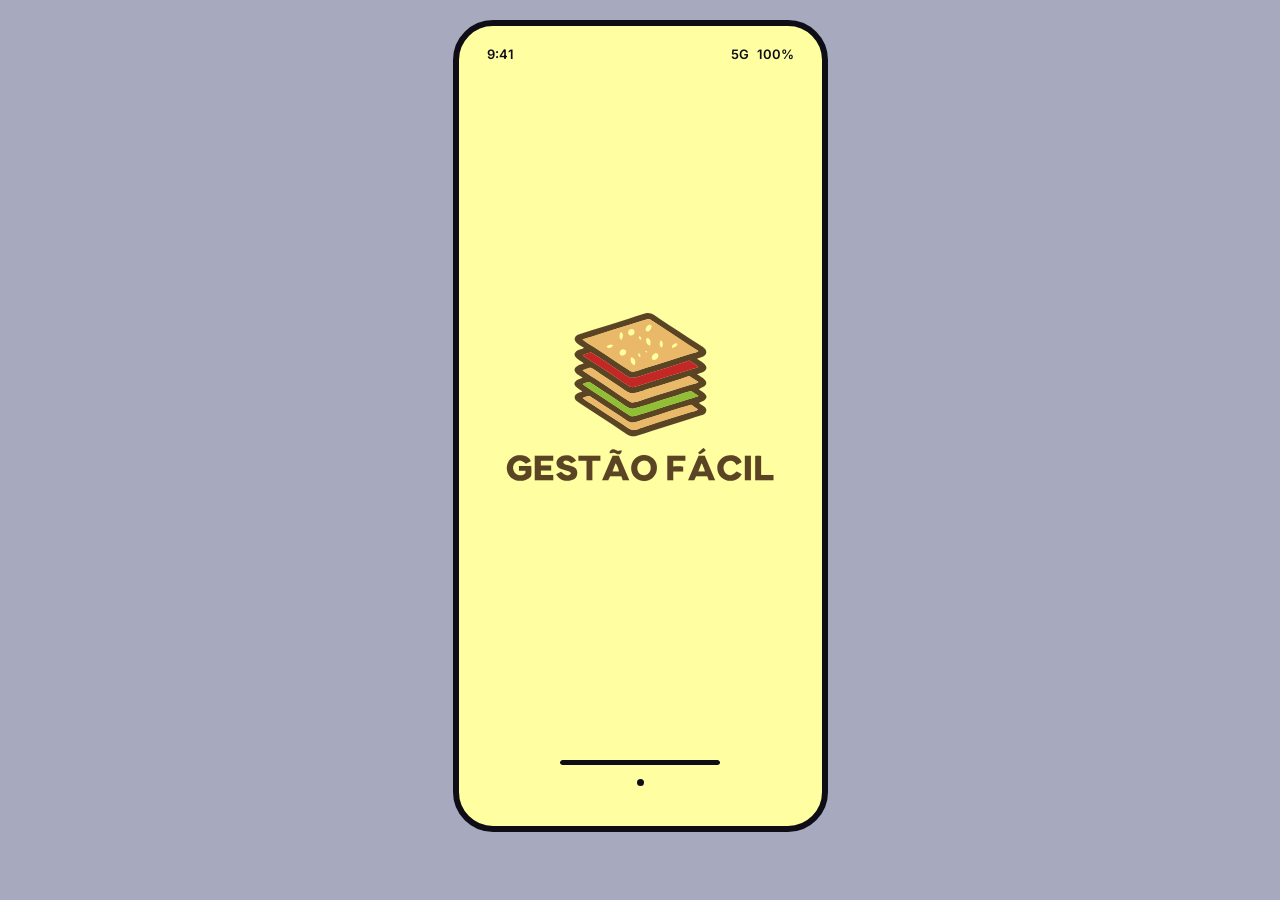
<file: index.html>
<!DOCTYPE html>
<html lang="pt-BR">
<head>
  <meta charset="UTF-8" />
  <meta name="viewport" content="width=device-width, initial-scale=1.0" />
  <title>GestãoFácil — Carregando...</title>
  <meta http-equiv="refresh" content="0; url=splash.html" />
  <script>
    window.location.replace("splash.html");
  </script>
  <style>
    body {
      margin: 0;
      min-height: 100vh;
      display: flex;
      align-items: center;
      justify-content: center;
      background-color: #0F172A;
      color: #F8FAFC;
      font-family: system-ui, -apple-system, sans-serif;
    }
    a {
      color: #EBC310;
      font-weight: 600;
      text-decoration: none;
    }
  </style>
</head>
<body>
  <p>Abrindo o protótipo... <a href="splash.html">Clique aqui se não redirecionar</a>.</p>
</body>
</html>
</file>
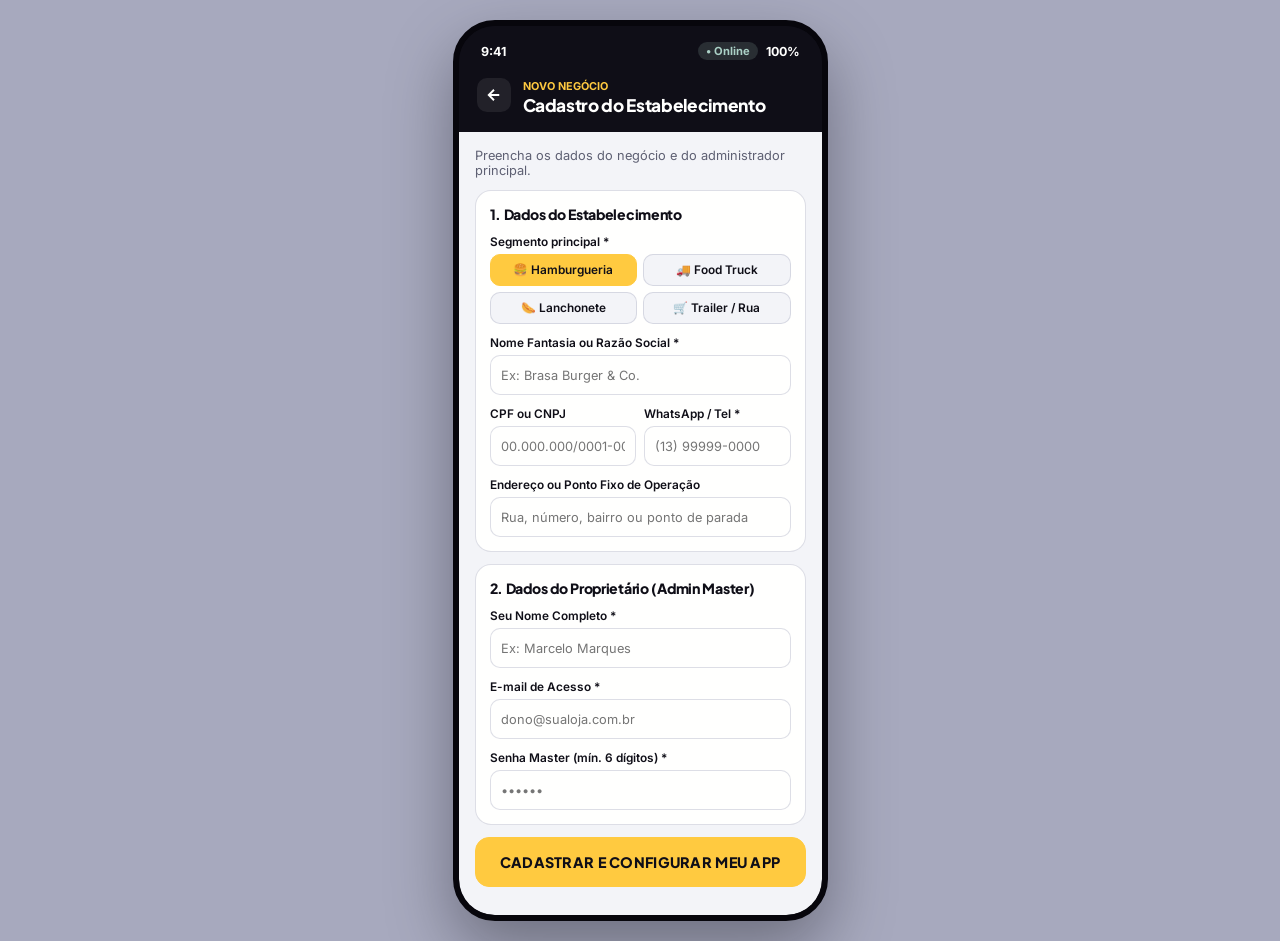
<file: cadastro-estabelecimento-mobile.html>
<!DOCTYPE html>
<html lang="pt-BR">
<head>
  <meta charset="UTF-8" />
  <meta name="viewport" content="width=device-width, initial-scale=1.0" />
  <title>GestãoFácil — Cadastro do Estabelecimento</title>
  <link rel="stylesheet" href="mobile-onboarding.css" />
</head>
<body>

  <main class="phone-frame" aria-label="Cadastro do Estabelecimento Mobile">
    <header class="mobile-top-nav">
      <div class="status-bar status-bar--dark">
        <span class="status-bar__time">9:41</span>
        <div class="status-bar__right">
          <span class="badge-conn badge-conn--dark">• Online</span>
          <span class="status-bar__battery">100%</span>
        </div>
      </div>

      <div class="nav-title-row">
        <a href="login.html" class="back-btn" aria-label="Voltar para o login">
          <svg viewBox="0 0 24 24" width="18" height="18" fill="none" stroke="currentColor" stroke-width="2.5">
            <path d="M19 12H5M12 19l-7-7 7-7"/>
          </svg>
        </a>
        <div>
          <span class="nav-eyebrow">Novo Negócio</span>
          <h2>Cadastro do Estabelecimento</h2>
        </div>
      </div>
    </header>

    <section class="mobile-scroll-body">
      <p class="form-intro">Preencha os dados do negócio e do administrador principal.</p>

      <form id="mobileEstForm" novalidate>
        <div class="m-card">
          <h3 class="m-card__title">1. Dados do Estabelecimento</h3>

          <label class="m-label">Segmento principal *</label>
          <div class="m-segment-grid" id="mSegmentGrid">
            <button type="button" class="m-seg-btn active" data-segment="Hamburgueria">🍔 Hamburgueria</button>
            <button type="button" class="m-seg-btn" data-segment="Food Truck">🚚 Food Truck</button>
            <button type="button" class="m-seg-btn" data-segment="Lanchonete">🌭 Lanchonete</button>
            <button type="button" class="m-seg-btn" data-segment="Trailer / Rua">🛒 Trailer / Rua</button>
          </div>

          <div class="m-field">
            <label for="mEstNome">Nome Fantasia ou Razão Social *</label>
            <input type="text" id="mEstNome" maxlength="150" placeholder="Ex: Brasa Burger & Co." required />
          </div>

          <div class="m-field-2col">
            <div class="m-field">
              <label for="mEstDoc">CPF ou CNPJ</label>
              <input type="text" id="mEstDoc" maxlength="20" placeholder="00.000.000/0001-00" />
            </div>
            <div class="m-field">
              <label for="mEstTel">WhatsApp / Tel *</label>
              <input type="tel" id="mEstTel" maxlength="20" placeholder="(13) 99999-0000" required />
            </div>
          </div>

          <div class="m-field">
            <label for="mEstEnd">Endereço ou Ponto Fixo de Operação</label>
            <input type="text" id="mEstEnd" maxlength="255" placeholder="Rua, número, bairro ou ponto de parada" />
          </div>
        </div>

        <div class="m-card">
          <h3 class="m-card__title">2. Dados do Proprietário (Admin Master)</h3>

          <div class="m-field">
            <label for="mAdmNome">Seu Nome Completo *</label>
            <input type="text" id="mAdmNome" maxlength="150" placeholder="Ex: Marcelo Marques" required />
          </div>

          <div class="m-field">
            <label for="mAdmEmail">E-mail de Acesso *</label>
            <input type="email" id="mAdmEmail" maxlength="150" placeholder="dono@sualoja.com.br" required />
          </div>

          <div class="m-field">
            <label for="mAdmSenha">Senha Master (mín. 6 dígitos) *</label>
            <input type="password" id="mAdmSenha" minlength="6" placeholder="••••••" required />
          </div>
        </div>

        <p id="mFormError" class="inline-error">
          Preencha os campos obrigatórios (*) e crie uma senha com pelo menos 6 caracteres.
        </p>

        <button type="submit" class="btn-gold">
          CADASTRAR E CONFIGURAR MEU APP
        </button>
      </form>
    </section>
  </main>

  <script>
    const segBtns = document.querySelectorAll('.m-seg-btn');
    let selectedSegment = 'Hamburgueria';

    segBtns.forEach(btn => {
      btn.addEventListener('click', () => {
        segBtns.forEach(b => b.classList.remove('active'));
        btn.classList.add('active');
        selectedSegment = btn.dataset.segment;
      });
    });

    const telEl = document.getElementById('mEstTel');
    telEl.addEventListener('input', (e) => {
      let v = e.target.value.replace(/\D/g, '').slice(0, 11);
      if (v.length > 6) e.target.value = `(${v.slice(0,2)}) ${v.slice(2,7)}-${v.slice(7)}`;
      else if (v.length > 2) e.target.value = `(${v.slice(0,2)}) ${v.slice(2)}`;
      else e.target.value = v;
    });

    document.getElementById('mobileEstForm').addEventListener('submit', (e) => {
      e.preventDefault();

      const nome = document.getElementById('mEstNome').value.trim();
      const documento = document.getElementById('mEstDoc').value.trim();
      const telefone = document.getElementById('mEstTel').value.trim();
      const endereco = document.getElementById('mEstEnd').value.trim();
      const admNome = document.getElementById('mAdmNome').value.trim();
      const admEmail = document.getElementById('mAdmEmail').value.trim();
      const admSenha = document.getElementById('mAdmSenha').value;
      const err = document.getElementById('mFormError');

      if (!nome || !telefone || !admNome || !admEmail.includes('@') || admSenha.length < 6) {
        err.style.display = 'block';
        return;
      }
      err.style.display = 'none';

      const isAmbulante = selectedSegment === 'Trailer / Rua';
      const isMovel = selectedSegment === 'Food Truck' || isAmbulante;

      const ownerUser = {
        id_usuario: 1,
        nome: admNome,
        email: admEmail,
        senha: admSenha,
        grupo: 'ADMIN_MASTER',
        grupo_label: 'Proprietário (Admin Master)',
        ativo: true,
        is_owner: true
      };

      const modulosConfig = {
        pdv_caixa: true,
        pedidos_cozinha: !isAmbulante,
        estoque_ledger: true,
        ficha_tecnica: !isAmbulante,
        fiado_recebimentos: true,
        pacotes_consumo: false,
        cardapio_qr: !isAmbulante,
        eventos_rotas_gps: isMovel,
        estoque_negativo_autorizado: false
      };

      const tenantPayload = {
        estabelecimento: {
          id_estabelecimento: Date.now(),
          nome,
          segmento: selectedSegment,
          documento: documento || null,
          telefone,
          endereco: endereco || null,
          criado_em: new Date().toISOString()
        },
        aparencia: {
          cor_destaque: '#FFFFA2',
          tema_nome: 'Amarelo Destaque',
          canais_venda: isAmbulante ? ['BALCAO'] : ['BALCAO', 'MESA', 'DELIVERY'],
          mensagem_recibo: 'Obrigado pela preferência! Volte sempre.'
        },
        modulos: modulosConfig,
        equipe: [ownerUser]
      };

      localStorage.setItem('gf_tenant_setup', JSON.stringify(tenantPayload));
      localStorage.setItem('gf_active_session', JSON.stringify(ownerUser));
      localStorage.setItem('gf_modulos', JSON.stringify({
        pedidos: modulosConfig.pedidos_cozinha,
        fiado: modulosConfig.fiado_recebimentos,
        fichaTecnica: modulosConfig.ficha_tecnica
      }));

      window.location.href = 'inicio-mobile.html';
    });
  </script>
</body>
</html>
</file>
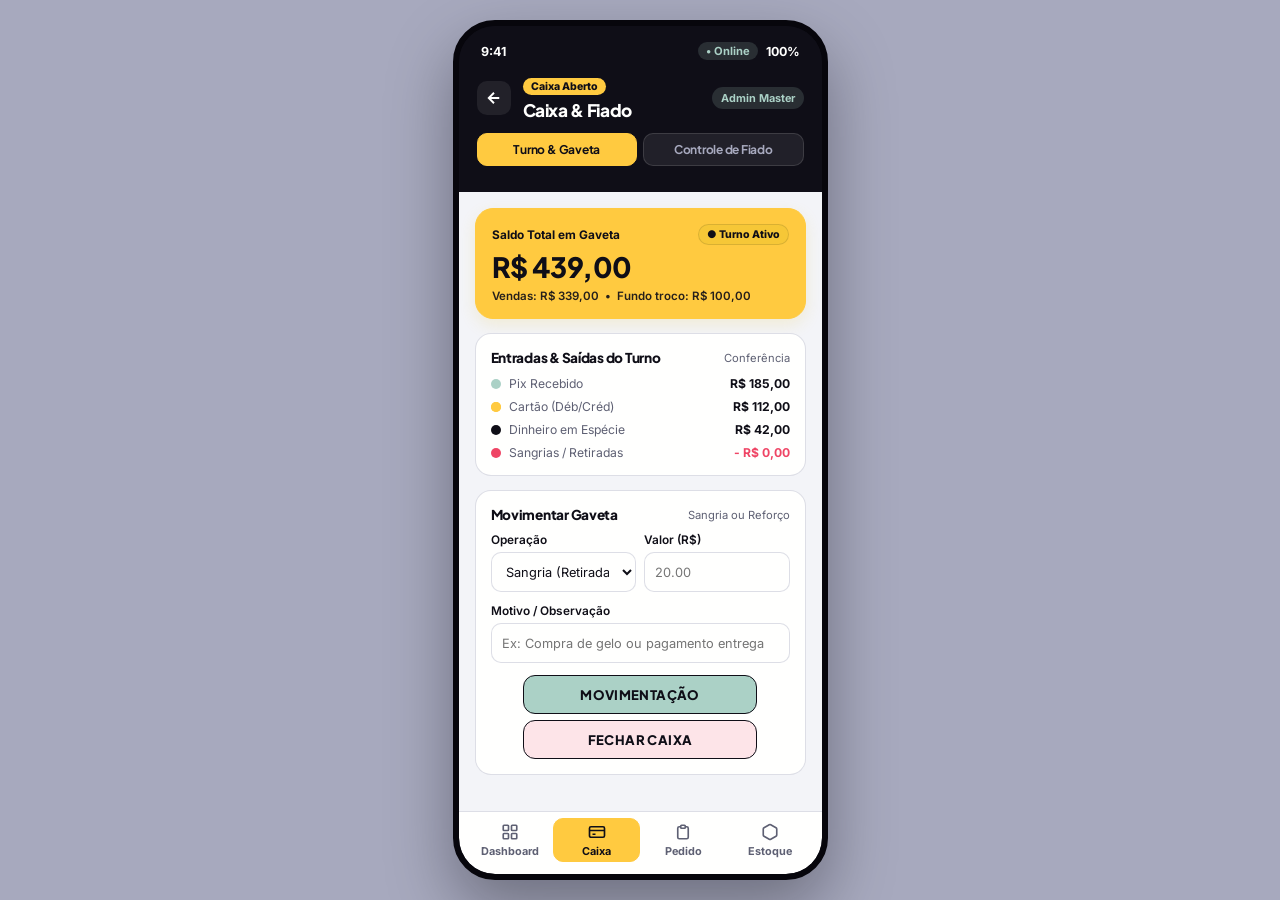
<file: caixa-mobile.html>
<!DOCTYPE html>
<html lang="pt-BR">
<head>
  <meta charset="UTF-8" />
  <meta name="viewport" content="width=device-width, initial-scale=1.0" />
  <title>GestãoFácil — Caixa &amp; Fiado</title>
  <link rel="stylesheet" href="mobile-onboarding.css" />
  <style>
    .fiado-wa-card {
      background: var(--surface-light);
      border: 1px solid var(--border);
      border-radius: 14px;
      padding: 11px 12px;
      margin-bottom: 10px;
    }

    .fiado-wa-card__head {
      display: flex;
      justify-content: space-between;
      align-items: center;
      gap: 8px;
      margin-bottom: 6px;
    }

    .fiado-wa-card__head strong {
      font-size: 0.82rem;
      color: var(--bg-dark);
    }

    .fiado-wa-preview {
      background: var(--surface-light-shade);
      border: 1px dashed var(--border);
      border-radius: 10px;
      padding: 8px 10px;
      font-size: 0.72rem;
      color: var(--bg-dark);
      line-height: 1.38;
    }

    .fiado-actions-row {
      display: flex;
      gap: 6px;
      align-items: center;
      flex-wrap: wrap;
      justify-content: flex-end;
    }

    .fiado-wa-btn {
      display: inline-flex;
      align-items: center;
      justify-content: center;
      padding: 7px 10px;
      border-radius: 10px;
      border: 1.5px solid var(--bg-dark);
      background: var(--support-sage);
      color: var(--bg-dark);
      font-family: var(--font-display);
      font-size: 0.72rem;
      font-weight: 800;
      text-decoration: none;
      cursor: pointer;
    }
  </style>
</head>
<body>

  <main class="phone-frame" aria-label="Controle de Caixa e Fiado">
    <!-- Cabeçalho Escuro -->
    <header class="mobile-top-nav">
      <div class="status-bar status-bar--dark">
        <span class="status-bar__time">9:41</span>
        <div class="status-bar__right">
          <span class="badge-conn badge-conn--dark">• Online</span>
          <span class="status-bar__battery">100%</span>
        </div>
      </div>

      <div class="nav-title-row" style="padding-bottom: 12px;">
        <a href="dashboard-mobile.html" class="back-btn" aria-label="Voltar para o Dashboard">
          <svg viewBox="0 0 24 24" width="18" height="18" fill="none" stroke="currentColor" stroke-width="2.5">
            <path d="M19 12H5M12 19l-7-7 7-7"/>
          </svg>
        </a>
        <div style="flex: 1; min-width: 0;">
          <span class="badge-gold-pill" id="cxStatusBadge">Caixa Aberto</span>
          <h2>Caixa &amp; Fiado</h2>
        </div>
        <span class="role-chip" id="cxOperatorChip">Operador</span>
      </div>

      <!-- Abas Superiores: Turno & Gaveta vs Controle de Fiado -->
      <div class="est-top-tabs" role="tablist" aria-label="Seções do Caixa">
        <button type="button" class="est-top-tab active" data-tab="turno">Turno &amp; Gaveta</button>
        <button type="button" class="est-top-tab" id="tabBtnFiado" data-tab="fiado">Controle de Fiado</button>
      </div>
    </header>

    <!-- Conteúdo Rolável -->
    <section class="mobile-scroll-body dash-body">

      <!-- =====================================
           ABA 1: TURNO & CONFERÊNCIA DE GAVETA
           ===================================== -->
      <div id="viewTurno">
        <!-- Card Destaque Saldo em Gaveta -->
        <article class="dash-hero">
          <div class="dash-hero__top">
            <span class="dash-hero__label">Saldo Total em Gaveta</span>
            <span class="dash-trend-pill" id="cxTurnTag">● Turno Ativo</span>
          </div>
          <strong class="dash-hero__value" id="cxTotalDrawer">R$ 439,00</strong>
          <div class="dash-hero__meta">
            <span id="cxSalesOnly">Vendas: R$ 339,00</span>
            <span>•</span>
            <span id="cxTrocoLabel">Fundo troco: R$ 100,00</span>
          </div>
        </article>

        <!-- Detalhamento por Forma de Pagamento -->
        <article class="dash-card">
          <div class="dash-card__head">
            <h3>Entradas &amp; Saídas do Turno</h3>
            <small>Conferência</small>
          </div>

          <ul class="dash-legend-list">
            <li>
              <span class="dash-dot dash-dot--pix"></span>
              <span class="dash-legend-name">Pix Recebido</span>
              <strong id="cxPix">R$ 185,00</strong>
            </li>
            <li>
              <span class="dash-dot dash-dot--card"></span>
              <span class="dash-legend-name">Cartão (Déb/Créd)</span>
              <strong id="cxCard">R$ 112,00</strong>
            </li>
            <li>
              <span class="dash-dot dash-dot--cash"></span>
              <span class="dash-legend-name">Dinheiro em Espécie</span>
              <strong id="cxCash">R$ 42,00</strong>
            </li>
            <li>
              <span class="dash-dot" style="background: var(--danger-red);"></span>
              <span class="dash-legend-name">Sangrias / Retiradas</span>
              <strong id="cxSangrias" style="color: var(--danger-red);">- R$ 0,00</strong>
            </li>
          </ul>
        </article>

        <!-- Lançar Sangria ou Suprimento -->
        <article class="dash-card">
          <div class="dash-card__head">
            <h3>Movimentar Gaveta</h3>
            <small>Sangria ou Reforço</small>
          </div>

          <form id="cashMoveForm">
            <div class="m-field-2col">
              <div class="m-field">
                <label for="moveType">Operação</label>
                <select id="moveType">
                  <option value="SANGRIA">Sangria (Retirada)</option>
                  <option value="REFORCO">Reforço de Troco</option>
                </select>
              </div>
              <div class="m-field">
                <label for="moveAmount">Valor (R$)</label>
                <input type="number" id="moveAmount" step="0.01" min="0.50" placeholder="20.00" required />
              </div>
            </div>
            <div class="m-field">
              <label for="moveReason">Motivo / Observação</label>
              <input type="text" id="moveReason" placeholder="Ex: Compra de gelo ou pagamento entrega" required />
            </div>
            <button type="submit" class="btn-sage">MOVIMENTAÇÃO</button>
            <button type="button" id="btnToggleShift" class="btn-shift-close" style="margin-top: 6px;">
              FECHAR CAIXA
            </button>
          </form>
        </article>

        <!-- Histórico Recente de Movimentações -->
        <article class="dash-card" id="cxHistoryCard" style="display: none;">
          <div class="dash-card__head">
            <h3>Movimentações do Turno</h3>
            <small id="cxMovesCount">0 registros</small>
          </div>
          <div id="cxMovesList" class="est-list"></div>
        </article>
      </div>

      <!-- =====================================
           ABA 2: CONTROLE DE FIADO & WHATSAPP
           ===================================== -->
      <div id="viewFiado" style="display: none;">

        <!-- Aviso se Fiado estiver desligado em Controle do App -->
        <div id="fiadoOffBanner" class="est-readonly-note" style="display: none;">
          O módulo de <strong>Fiado &amp; Recebimentos</strong> está desativado nas configurações da loja.
        </div>

        <!-- Card Resumo do Fiado -->
        <article class="dash-hero" style="margin-bottom: 12px;">
          <div class="dash-hero__top">
            <span class="dash-hero__label">Total a Receber (Fiado)</span>
            <button type="button" id="btnOpenNewFiado" class="badge-gold-pill" style="cursor: pointer;">+ Lançar Fiado</button>
          </div>
          <strong class="dash-hero__value" id="fiadoTotalOpen">R$ 150,00</strong>
          <div class="dash-hero__meta">
            <span id="fiadoDebtorsCount">2 clientes com saldo em aberto</span>
          </div>
        </article>

        <!-- Integração WhatsApp Automático -->
        <div class="fiado-wa-card">
          <div class="fiado-wa-card__head">
            <strong>Cobrança Automática WhatsApp</strong>
            <label style="display:inline-flex; align-items:center; gap:5px; font-size:0.72rem; font-weight:700; cursor:pointer;">
              <input type="checkbox" id="fiadoAutoWa" checked />
              <span>Ativo</span>
            </label>
          </div>
          <div class="fiado-wa-preview" id="fiadoWaPreview">
            Olá Rafael Oliveira! Lembrando seu saldo de R$ 85,00 no GestãoFácil.
          </div>
        </div>

        <!-- Formulário Rápido para Lançar Novo Fiado -->
        <div id="newFiadoCard" class="m-card" style="display: none; margin-bottom: 12px; border: 1.5px solid var(--bg-dark);">
          <div style="display: flex; justify-content: space-between; align-items: center; margin-bottom: 10px;">
            <h3 class="m-card__title" style="margin: 0;">Lançar na Caderneta</h3>
            <button type="button" id="btnCloseNewFiado" class="m-del-btn" aria-label="Fechar">✕</button>
          </div>

          <form id="newFiadoForm">
            <div class="m-field-2col">
              <div class="m-field">
                <label for="fiadoNome">Nome do Cliente *</label>
                <input type="text" id="fiadoNome" placeholder="Ex: Rafael Oliveira" required />
              </div>
              <div class="m-field">
                <label for="fiadoFone">WhatsApp *</label>
                <input type="text" id="fiadoFone" placeholder="(13) 99711-2233" value="(13) 99711-2233" required />
              </div>
            </div>
            <div class="m-field-2col">
              <div class="m-field">
                <label for="fiadoValor">Valor da Compra (R$) *</label>
                <input type="number" id="fiadoValor" step="0.01" min="1" placeholder="35.00" required />
              </div>
              <div class="m-field">
                <label for="fiadoLimite">Limite de Crédito (R$)</label>
                <input type="number" id="fiadoLimite" step="10" min="10" value="200" />
              </div>
            </div>
            <button type="submit" class="btn-sage">SALVAR FIADO</button>
          </form>
        </div>

        <!-- Busca de Cliente Fiado -->
        <div class="est-search-box" style="margin-bottom: 10px;">
          <svg width="16" height="16" viewBox="0 0 24 24" fill="none" stroke="currentColor" stroke-width="2.2">
            <circle cx="11" cy="11" r="8"/>
            <path d="m21 21-4.35-4.35"/>
          </svg>
          <input type="search" id="fiadoSearchInput" placeholder="Buscar cliente na caderneta..." aria-label="Buscar cliente fiado" />
        </div>

        <!-- Lista de Clientes do Fiado -->
        <div id="fiadoClientsList" class="est-list"></div>
      </div>

    </section>

    <!-- Barra de Navegação Inferior Unificada: Dashboard | Caixa | Pedido | Estoque -->
    <nav class="bottom-nav" aria-label="Navegação Principal">
      <a href="dashboard-mobile.html" class="bottom-nav__item">
        <svg width="18" height="18" viewBox="0 0 24 24" fill="none" stroke="currentColor" stroke-width="2.2">
          <rect x="3" y="3" width="7" height="7" rx="1"/>
          <rect x="14" y="3" width="7" height="7" rx="1"/>
          <rect x="14" y="14" width="7" height="7" rx="1"/>
          <rect x="3" y="14" width="7" height="7" rx="1"/>
        </svg>
        <span>Dashboard</span>
      </a>
      <a href="caixa-mobile.html" class="bottom-nav__item active" aria-current="page">
        <svg width="18" height="18" viewBox="0 0 24 24" fill="none" stroke="currentColor" stroke-width="2.2">
          <rect x="2" y="5" width="20" height="14" rx="2"/>
          <path d="M2 10h20M6 15h4"/>
        </svg>
        <span>Caixa</span>
      </a>
      <a href="pedidos-mobile.html" class="bottom-nav__item">
        <svg width="18" height="18" viewBox="0 0 24 24" fill="none" stroke="currentColor" stroke-width="2.2">
          <path d="M9 5H7a2 2 0 0 0-2 2v12a2 2 0 0 0 2 2h10a2 2 0 0 0 2-2V7a2 2 0 0 0-2-2h-2"/>
          <rect x="9" y="3" width="6" height="4" rx="1"/>
        </svg>
        <span>Pedido</span>
      </a>
      <a href="estoque-mobile.html" class="bottom-nav__item">
        <svg width="18" height="18" viewBox="0 0 24 24" fill="none" stroke="currentColor" stroke-width="2.2">
          <path d="M21 16V8a2 2 0 0 0-1-1.73l-7-4a2 2 0 0 0-2 0l-7 4A2 2 0 0 0 3 8v8a2 2 0 0 0 1 1.73l7 4a2 2 0 0 0 2 0l7-4A2 2 0 0 0 21 16z"/>
        </svg>
        <span>Estoque</span>
      </a>
    </nav>

    <div id="cxToast" class="m-toast">Caixa atualizado!</div>
  </main>

  <script>
    const state = JSON.parse(localStorage.getItem('gf_tenant_setup')) || {
      modulos: { fiado_recebimentos: true },
      equipe: [{ nome: 'Marcelo Marques', grupo: 'ADMIN_MASTER' }]
    };

    let appData = JSON.parse(localStorage.getItem('gf_app_data')) || {
      caixa: { aberto: true, fundo_troco: 100.00, pix: 185.00, cartao: 112.00, dinheiro: 42.00, sangrias: 0.00, movimentacoes: [] },
      pedidos: [],
      estoque: [],
      fiado: [
        { id: 1, cliente: 'Rafael Oliveira', telefone: '(13) 99711-2233', limite: 200.00, saldo_devedor: 85.00, vencimento: 'Hoje' },
        { id: 2, cliente: 'Camila Santos', telefone: '(13) 99644-8810', limite: 150.00, saldo_devedor: 65.00, vencimento: '22/11' },
        { id: 3, cliente: 'Oficina do Beto', telefone: '(13) 99800-1122', limite: 300.00, saldo_devedor: 0.00, vencimento: 'Em dia' }
      ]
    };

    if (!Array.isArray(appData.caixa.movimentacoes)) {
      appData.caixa.movimentacoes = [];
    }

    const session = JSON.parse(localStorage.getItem('gf_active_session')) || state.equipe[0];
    if (session && session.grupo === 'GARCOM') {
      window.location.replace('pedidos-mobile.html');
    }

    const roleNames = { ADMIN_MASTER: 'Admin Master', ADM: 'Administrador', CAIXA: 'Operador Caixa' };
    document.getElementById('cxOperatorChip').textContent = roleNames[session.grupo] || 'Operador';

    const fmtBRL = (v) => Number(v || 0).toLocaleString('pt-BR', { style: 'currency', currency: 'BRL' });

    function showToast(msg) {
      const t = document.getElementById('cxToast');
      t.textContent = msg;
      t.classList.add('show');
      clearTimeout(t._timer);
      t._timer = setTimeout(() => t.classList.remove('show'), 2200);
    }

    function saveAppData() {
      localStorage.setItem('gf_app_data', JSON.stringify(appData));
    }

    // ==========================
    // 1. TURNO & CONFERÊNCIA DE GAVETA
    // ==========================
    function renderCaixa() {
      const cx = appData.caixa;
      const vendas = cx.pix + cx.cartao + cx.dinheiro;
      const saldoGaveta = cx.fundo_troco + vendas - (cx.sangrias || 0);

      const statusBadge = document.getElementById('cxStatusBadge');
      statusBadge.textContent = cx.aberto ? 'Caixa Aberto' : 'Caixa Fechado';
      statusBadge.style.background = cx.aberto ? 'var(--accent-gold)' : 'var(--danger-red)';
      statusBadge.style.color = cx.aberto ? 'var(--bg-dark)' : 'var(--surface-light)';
      statusBadge.style.borderColor = cx.aberto ? 'var(--accent-gold)' : 'var(--danger-red)';

      document.getElementById('cxTurnTag').textContent = cx.aberto ? '● Turno Ativo' : '● Turno Encerrado';
      document.getElementById('cxTotalDrawer').textContent = fmtBRL(saldoGaveta);
      document.getElementById('cxSalesOnly').textContent = `Vendas: ${fmtBRL(vendas)}`;
      document.getElementById('cxTrocoLabel').textContent = `Fundo troco: ${fmtBRL(cx.fundo_troco)}`;

      document.getElementById('cxPix').textContent = fmtBRL(cx.pix);
      document.getElementById('cxCard').textContent = fmtBRL(cx.cartao);
      document.getElementById('cxCash').textContent = fmtBRL(cx.dinheiro);
      document.getElementById('cxSangrias').textContent = `- ${fmtBRL(cx.sangrias || 0)}`;

      const toggleBtn = document.getElementById('btnToggleShift');
      if (cx.aberto) {
        toggleBtn.textContent = 'FECHAR CAIXA';
        toggleBtn.className = 'btn-shift-close';
      } else {
        toggleBtn.textContent = 'REABRIR CAIXA';
        toggleBtn.className = 'btn-shift-reopen';
      }

      const movesCard = document.getElementById('cxHistoryCard');
      const movesList = document.getElementById('cxMovesList');
      if (cx.movimentacoes.length > 0) {
        movesCard.style.display = 'block';
        document.getElementById('cxMovesCount').textContent =
          cx.movimentacoes.length === 1 ? '1 registro' : `${cx.movimentacoes.length} registros`;
        movesList.innerHTML = cx.movimentacoes.map(m => `
          <div style="display:flex; justify-content:space-between; align-items:center; padding:8px 0; border-bottom:1px solid rgba(15,14,23,0.08); font-size:0.78rem;">
            <div>
              <strong>${m.motivo}</strong>
              <small style="display:block; color:var(--text-muted-shade);">${m.tipo === 'SANGRIA' ? 'Sangria' : 'Reforço'} • ${m.hora}</small>
            </div>
            <strong style="color:${m.tipo === 'SANGRIA' ? 'var(--danger-red)' : 'var(--support-sage)'};">
              ${m.tipo === 'SANGRIA' ? '-' : '+'} ${fmtBRL(m.valor)}
            </strong>
          </div>
        `).join('');
      } else {
        movesCard.style.display = 'none';
      }
    }

    document.getElementById('cashMoveForm').addEventListener('submit', (e) => {
      e.preventDefault();
      if (!appData.caixa.aberto) {
        showToast('Reabra o turno para movimentar a gaveta.');
        return;
      }

      const type = document.getElementById('moveType').value;
      const amount = parseFloat(document.getElementById('moveAmount').value);
      const reason = document.getElementById('moveReason').value.trim();
      if (isNaN(amount) || amount <= 0 || !reason) return;

      const now = new Date();
      const hora = `${String(now.getHours()).padStart(2, '0')}:${String(now.getMinutes()).padStart(2, '0')}`;

      if (type === 'SANGRIA') {
        appData.caixa.sangrias = Number(((appData.caixa.sangrias || 0) + amount).toFixed(2));
        showToast(`Sangria de ${fmtBRL(amount)} registrada.`);
      } else {
        appData.caixa.fundo_troco = Number((appData.caixa.fundo_troco + amount).toFixed(2));
        showToast(`Reforço de ${fmtBRL(amount)} adicionado.`);
      }

      appData.caixa.movimentacoes.unshift({ tipo: type, valor: amount, motivo: reason, hora });
      saveAppData();
      e.target.reset();
      renderCaixa();
    });

    document.getElementById('btnToggleShift').addEventListener('click', () => {
      appData.caixa.aberto = !appData.caixa.aberto;
      saveAppData();
      renderCaixa();
      showToast(appData.caixa.aberto ? 'Turno reaberto!' : 'Turno fechado com sucesso!');
    });

    // ==========================
    // 2. CONTROLE DE FIADO & WHATSAPP
    // ==========================
    if (state.modulos && state.modulos.fiado_recebimentos === false) {
      document.getElementById('fiadoOffBanner').style.display = 'block';
    }

    let fiadoSearch = '';

    function buildWaMessage(client) {
      return `Olá ${client.cliente}! Passando para lembrar do seu saldo em aberto no GestãoFácil no valor de ${fmtBRL(client.saldo_devedor)} (${client.vencimento || 'Em aberto'}).`;
    }

    function buildWaUrl(client) {
      const digits = String(client.telefone || '').replace(/\D/g, '');
      const phone = digits ? (digits.startsWith('55') ? digits : `55${digits}`) : '';
      const text = encodeURIComponent(buildWaMessage(client));
      return phone ? `https://wa.me/${phone}?text=${text}` : `https://wa.me/?text=${text}`;
    }

    function renderFiado() {
      const lista = appData.fiado || [];
      const totalAberto = lista.reduce((acc, f) => acc + Number(f.saldo_devedor || 0), 0);
      const devedores = lista.filter(f => f.saldo_devedor > 0).length;

      document.getElementById('fiadoTotalOpen').textContent = fmtBRL(totalAberto);
      document.getElementById('fiadoDebtorsCount').textContent =
        devedores === 1 ? '1 cliente com saldo em aberto' : `${devedores} clientes com saldo em aberto`;

      const firstDebtor = lista.find(f => f.saldo_devedor > 0) || lista[0];
      const previewEl = document.getElementById('fiadoWaPreview');
      if (firstDebtor && previewEl) {
        previewEl.textContent = `"${buildWaMessage(firstDebtor)}"`;
      }

      const listEl = document.getElementById('fiadoClientsList');
      listEl.innerHTML = '';

      const filtered = lista.filter(f => f.cliente.toLowerCase().includes(fiadoSearch));
      if (filtered.length === 0) {
        listEl.innerHTML = `<p class="est-empty">Nenhum cliente encontrado na caderneta.</p>`;
        return;
      }

      filtered.forEach(item => {
        const hasDebt = item.saldo_devedor > 0;
        const pct = Math.min(100, Math.round((item.saldo_devedor / Math.max(1, item.limite)) * 100));

        const card = document.createElement('article');
        card.className = `est-item-card ${hasDebt ? 'est-item-card--critical' : ''}`;
        card.innerHTML = `
          <div class="est-item-card__top">
            <div>
              <span class="est-cat-tag">Limite: ${fmtBRL(item.limite)} • ${item.vencimento || 'Em dia'}</span>
              <h3>${item.cliente}</h3>
            </div>
            <span class="hub-badge ${hasDebt ? 'hub-badge--red' : 'hub-badge--mint'}">
              ${hasDebt ? 'Pendente' : 'Quitado'}
            </span>
          </div>

          <div class="est-bar-track">
            <div class="est-bar-fill ${hasDebt ? 'est-bar-fill--red' : ''}" style="width: ${pct}%;"></div>
          </div>

          <div class="est-item-card__bottom">
            <div class="est-qty-info">
              <strong>${fmtBRL(item.saldo_devedor)}</strong>
              <small>${item.telefone || 'Sem telefone'}</small>
            </div>

            ${hasDebt ? `
              <div class="fiado-actions-row">
                <a href="${buildWaUrl(item)}" target="_blank" rel="noopener" class="fiado-wa-btn" data-client="${item.cliente}">
                  WhatsApp
                </a>
                <button type="button" class="btn-sage fiado-pay-btn" data-id="${item.id}" style="width: auto; padding: 7px 11px; font-size: 0.72rem;">
                  Quitar Pix
                </button>
              </div>
            ` : `
              <span class="est-status-ok">Em dia</span>
            `}
          </div>
        `;
        listEl.appendChild(card);
      });

      listEl.querySelectorAll('.fiado-wa-btn').forEach(link => {
        link.addEventListener('click', () => {
          showToast(`Mensagem WhatsApp gerada para ${link.dataset.client}`);
        });
      });

      listEl.querySelectorAll('.fiado-pay-btn').forEach(btn => {
        btn.addEventListener('click', () => {
          const client = appData.fiado.find(f => f.id === Number(btn.dataset.id));
          if (!client || client.saldo_devedor <= 0) return;

          const pago = client.saldo_devedor;
          client.saldo_devedor = 0;
          client.vencimento = 'Pago hoje';
          appData.caixa.pix = Number((appData.caixa.pix + pago).toFixed(2));

          saveAppData();
          renderCaixa();
          renderFiado();
          showToast(`Recebido ${fmtBRL(pago)} de ${client.cliente}!`);
        });
      });
    }

    document.getElementById('fiadoAutoWa').addEventListener('change', (e) => {
      showToast(e.target.checked ? 'Cobrança automática WhatsApp ativada' : 'Cobrança automática pausada');
    });

    document.getElementById('btnOpenNewFiado').addEventListener('click', () => {
      const card = document.getElementById('newFiadoCard');
      card.style.display = 'block';
      card.scrollIntoView({ behavior: 'smooth', block: 'nearest' });
      document.getElementById('fiadoNome').focus();
    });

    document.getElementById('btnCloseNewFiado').addEventListener('click', () => {
      document.getElementById('newFiadoCard').style.display = 'none';
    });

    document.getElementById('newFiadoForm').addEventListener('submit', (e) => {
      e.preventDefault();
      const nome = document.getElementById('fiadoNome').value.trim();
      const fone = document.getElementById('fiadoFone').value.trim() || '(13) 99999-0000';
      const valor = parseFloat(document.getElementById('fiadoValor').value);
      const limite = parseFloat(document.getElementById('fiadoLimite').value) || 200;
      if (!nome || isNaN(valor) || valor <= 0) return;

      const existing = appData.fiado.find(f => f.cliente.toLowerCase() === nome.toLowerCase());
      if (existing) {
        existing.saldo_devedor = Number((existing.saldo_devedor + valor).toFixed(2));
        existing.telefone = fone;
        existing.vencimento = 'Em aberto';
      } else {
        const nextId = appData.fiado.reduce((max, f) => Math.max(max, f.id), 0) + 1;
        appData.fiado.unshift({
          id: nextId,
          cliente: nome,
          telefone: fone,
          limite,
          saldo_devedor: valor,
          vencimento: 'Em aberto'
        });
      }

      saveAppData();
      e.target.reset();
      document.getElementById('fiadoFone').value = '(13) 99711-2233';
      document.getElementById('newFiadoCard').style.display = 'none';
      renderFiado();
      showToast(`${fmtBRL(valor)} lançado para ${nome}.`);
    });

    document.getElementById('fiadoSearchInput').addEventListener('input', (e) => {
      fiadoSearch = e.target.value.trim().toLowerCase();
      renderFiado();
    });

    // Alternância de Abas (Turno vs Fiado)
    function switchTab(tabName) {
      document.querySelectorAll('.est-top-tab').forEach(t => {
        t.classList.toggle('active', t.dataset.tab === tabName);
      });
      document.getElementById('viewTurno').style.display = tabName === 'turno' ? 'block' : 'none';
      document.getElementById('viewFiado').style.display = tabName === 'fiado' ? 'block' : 'none';
    }

    document.querySelectorAll('.est-top-tab').forEach(tab => {
      tab.addEventListener('click', () => switchTab(tab.dataset.tab));
    });

    const params = new URLSearchParams(window.location.search);
    if (params.get('tab') === 'fiado') switchTab('fiado');

    renderCaixa();
    renderFiado();
  </script>
</body>
</html>
</file>
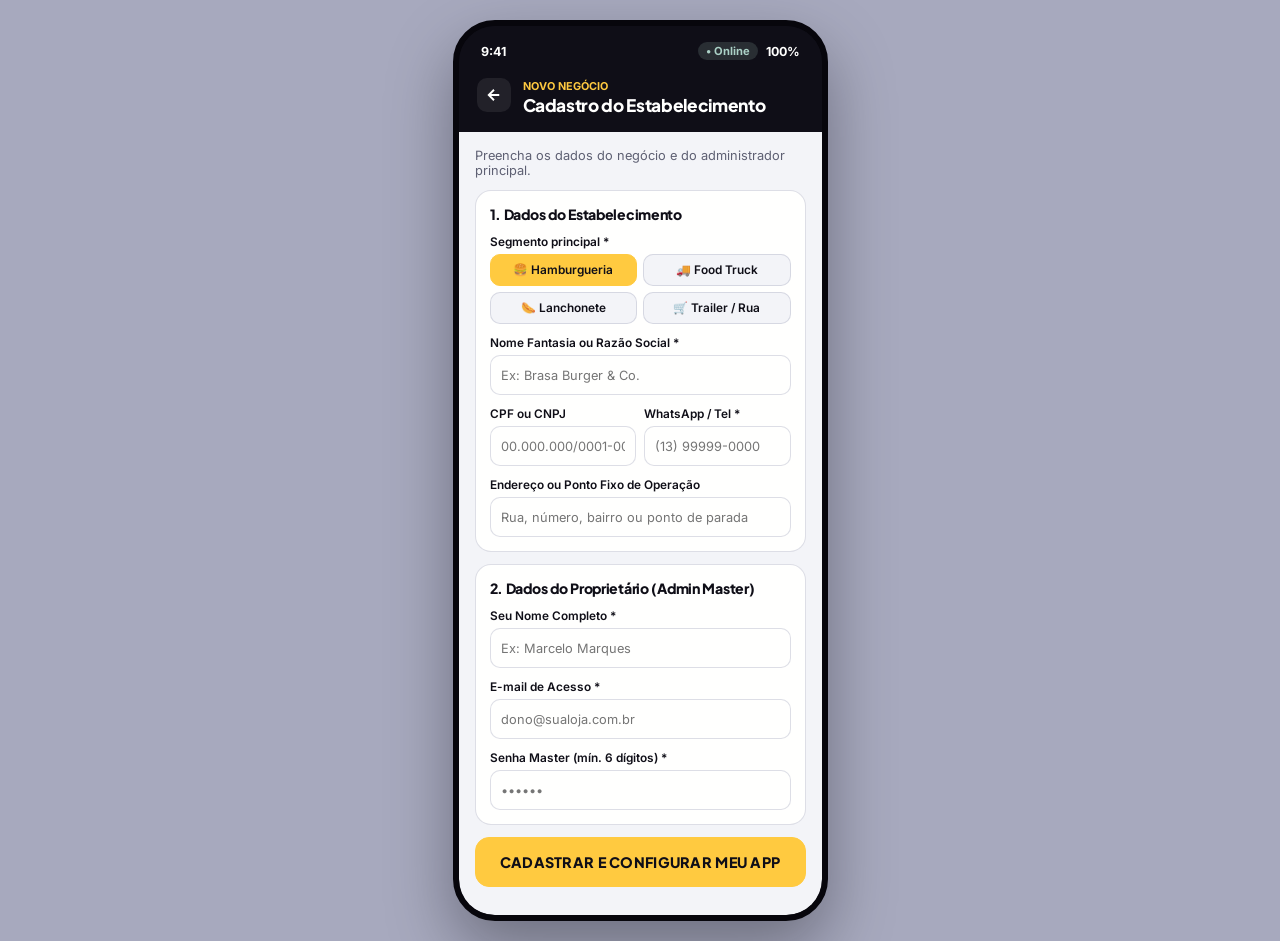
<file: configurar-estabelecimento.html>
<!DOCTYPE html>
<html lang="pt-BR">
<head>
  <meta charset="UTF-8" />
  <meta name="viewport" content="width=device-width, initial-scale=1.0" />
  <title>GestãoFácil — Cadastro do Estabelecimento (Mobile)</title>
  <link rel="preconnect" href="https://fonts.googleapis.com" />
  <link rel="preconnect" href="https://fonts.gstatic.com" crossorigin />
  <link href="https://fonts.googleapis.com/css2?family=Inter:wght@400;500;600;700&family=Plus+Jakarta+Sans:wght@700;800&display=swap" rel="stylesheet" />
  <link rel="stylesheet" href="mobile-onboarding.css" />
</head>
<body>

  <main class="phone-frame" aria-label="Cadastro do Estabelecimento Mobile">
    <!-- Topbar Compacta -->
    <header class="mobile-top-nav">
      <div class="status-bar status-bar--dark">
        <span class="status-bar__time">9:41</span>
        <div class="status-bar__right">
          <span class="badge-conn badge-conn--dark">• Online</span>
          <span class="status-bar__battery">100%</span>
        </div>
      </div>

      <div class="nav-title-row">
        <a href="login.html" class="back-btn" aria-label="Voltar para o login">
          <svg viewBox="0 0 24 24" width="18" height="18" fill="none" stroke="currentColor" stroke-width="2.5">
            <path d="M19 12H5M12 19l-7-7 7-7"/>
          </svg>
        </a>
        <div>
          <span class="nav-eyebrow">Novo Negócio</span>
          <h2>Cadastro do Estabelecimento</h2>
        </div>
      </div>
    </header>

    <!-- Área Rolável do Formulário -->
    <section class="mobile-scroll-body">
      <p class="form-intro">Preencha os dados do negócio e do administrador principal.</p>

      <form id="mobileEstForm" novalidate>
        <!-- BLOCO 1: DADOS DO ESTABELECIMENTO (MER v5.4) -->
        <div class="m-card">
          <h3 class="m-card__title">1. Dados do Estabelecimento</h3>

          <label class="m-label">Segmento principal *</label>
          <div class="m-segment-grid" id="mSegmentGrid">
            <button type="button" class="m-seg-btn active" data-segment="Hamburgueria">🍔 Hamburgueria</button>
            <button type="button" class="m-seg-btn" data-segment="Food Truck">🚚 Food Truck</button>
            <button type="button" class="m-seg-btn" data-segment="Lanchonete">🌭 Lanchonete</button>
            <button type="button" class="m-seg-btn" data-segment="Trailer / Rua">🛒 Trailer / Rua</button>
          </div>

          <div class="m-field">
            <label for="mEstNome">Nome Fantasia ou Razão Social *</label>
            <input type="text" id="mEstNome" maxlength="150" placeholder="Ex: Brasa Burger & Co." required />
          </div>

          <div class="m-field-2col">
            <div class="m-field">
              <label for="mEstDoc">CPF ou CNPJ</label>
              <input type="text" id="mEstDoc" maxlength="20" placeholder="00.000.000/0001-00" />
            </div>
            <div class="m-field">
              <label for="mEstTel">WhatsApp / Tel *</label>
              <input type="tel" id="mEstTel" maxlength="20" placeholder="(13) 99999-0000" required />
            </div>
          </div>

          <div class="m-field">
            <label for="mEstEnd">Endereço ou Ponto Fixo de Operação</label>
            <input type="text" id="mEstEnd" maxlength="255" placeholder="Rua, número, bairro ou ponto de parada" />
          </div>
        </div>

        <!-- BLOCO 2: DADOS DO PROPRIETÁRIO (ADMIN MASTER) -->
        <div class="m-card">
          <h3 class="m-card__title">2. Dados do Proprietário (Admin Master)</h3>

          <div class="m-field">
            <label for="mAdmNome">Seu Nome Completo *</label>
            <input type="text" id="mAdmNome" maxlength="150" placeholder="Ex: Marcelo Marques" required />
          </div>

          <div class="m-field">
            <label for="mAdmEmail">E-mail de Acesso *</label>
            <input type="email" id="mAdmEmail" maxlength="150" placeholder="dono@sualoja.com.br" required />
          </div>

          <div class="m-field">
            <label for="mAdmSenha">Senha Master (mín. 6 dígitos) *</label>
            <input type="password" id="mAdmSenha" minlength="6" placeholder="••••••" required />
          </div>
        </div>

        <p id="mFormError" class="inline-error">
          Preencha os campos obrigatórios (*) e crie uma senha com pelo menos 6 caracteres.
        </p>

        <button type="submit" class="btn-gold">
          CADASTRAR E CONFIGURAR MEU APP
        </button>
      </form>
    </section>
  </main>

  <script>
    // Seleção de segmento
    const segBtns = document.querySelectorAll('.m-seg-btn');
    let selectedSegment = 'Hamburgueria';

    segBtns.forEach(btn => {
      btn.addEventListener('click', () => {
        segBtns.forEach(b => b.classList.remove('active'));
        btn.classList.add('active');
        selectedSegment = btn.dataset.segment;
      });
    });

    // Máscara de telefone
    const telEl = document.getElementById('mEstTel');
    telEl.addEventListener('input', (e) => {
      let v = e.target.value.replace(/\D/g, '').slice(0, 11);
      if (v.length > 6) e.target.value = `(${v.slice(0,2)}) ${v.slice(2,7)}-${v.slice(7)}`;
      else if (v.length > 2) e.target.value = `(${v.slice(0,2)}) ${v.slice(2)}`;
      else e.target.value = v;
    });

    // Submissão -> Salva no localStorage e abre o Controle do Estabelecimento Mobile
    document.getElementById('mobileEstForm').addEventListener('submit', (e) => {
      e.preventDefault();

      const nome = document.getElementById('mEstNome').value.trim();
      const documento = document.getElementById('mEstDoc').value.trim();
      const telefone = document.getElementById('mEstTel').value.trim();
      const endereco = document.getElementById('mEstEnd').value.trim();
      const admNome = document.getElementById('mAdmNome').value.trim();
      const admEmail = document.getElementById('mAdmEmail').value.trim();
      const admSenha = document.getElementById('mAdmSenha').value;
      const err = document.getElementById('mFormError');

      if (!nome || !telefone || !admNome || !admEmail.includes('@') || admSenha.length < 6) {
        err.style.display = 'block';
        return;
      }
      err.style.display = 'none';

      const tenantPayload = {
        estabelecimento: {
          id_estabelecimento: Date.now(),
          nome,
          segmento: selectedSegment,
          documento: documento || null,
          telefone,
          endereco: endereco || null,
          criado_em: new Date().toISOString()
        },
        aparencia: {
          cor_destaque: '#EBC310',
          tema_nome: 'Amarelo Cheddar',
          canais_venda: ['BALCAO', 'MESA', 'DELIVERY'],
          mensagem_recibo: 'Obrigado pela preferência! Volte sempre.'
        },
        modulos: {
          pdv_caixa: true,
          estoque_ledger: true,
          ficha_tecnica: true,
          fiado_recebimentos: true,
          pacotes_consumo: false,
          cardapio_qr: true,
          eventos_rotas_gps: selectedSegment === 'Food Truck' || selectedSegment === 'Trailer / Rua',
          estoque_negativo_autorizado: false
        },
        equipe: [
          {
            id_usuario: 1,
            nome: admNome,
            email: admEmail,
            grupo: 'ADMIN_MASTER',
            grupo_label: 'Proprietário (Admin Master)',
            ativo: true,
            is_owner: true
          }
        ]
      };

      localStorage.setItem('gf_tenant_setup', JSON.stringify(tenantPayload));
      localStorage.setItem('gf_usuario', JSON.stringify({ nome: admNome, email: admEmail, ativo: true }));

      window.location.href = 'controle-estabelecimento-mobile.html';
    });
  </script>
</body>
</html>
</file>
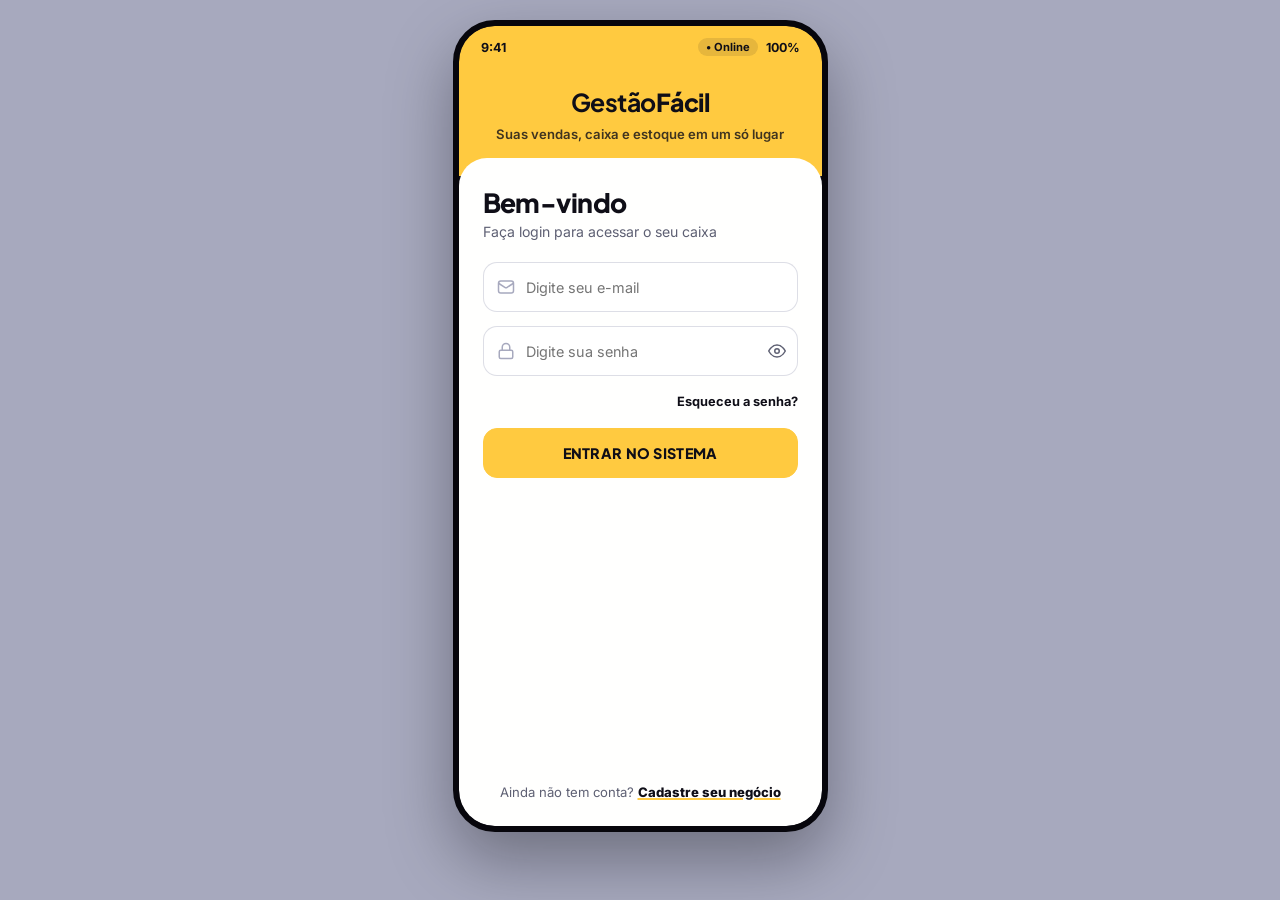
<file: controle-estabelecimento-mobile.html>
<!DOCTYPE html>
<html lang="pt-BR">

<head>
  <meta charset="UTF-8" />
  <meta name="viewport" content="width=device-width, initial-scale=1.0" />
  <title>GestãoFácil — Controle do Estabelecimento</title>
  <link rel="stylesheet" href="mobile-onboarding.css" />
</head>

<body>

  <main class="phone-frame" aria-label="Controle do Estabelecimento Mobile">
    <!-- Cabeçalho do Estabelecimento -->
    <header class="mobile-top-nav">
      <div class="status-bar status-bar--dark">
        <span class="status-bar__time">9:41</span>
        <div class="status-bar__right">
          <span class="badge-conn badge-conn--dark">• Online</span>
          <span class="status-bar__battery">100%</span>
        </div>
      </div>

      <div class="nav-title-row" style="padding-bottom: 10px;">
        <a href="inicio-mobile.html" class="back-btn" aria-label="Voltar para a Tela Inicial">
          <svg viewBox="0 0 24 24" width="18" height="18" fill="none" stroke="currentColor" stroke-width="2.5">
            <path d="M19 12H5M12 19l-7-7 7-7" />
          </svg>
        </a>
        <div>
          <span class="badge-gold-pill" id="ctrlSegmento">Hamburgueria</span>
          <h2 id="ctrlStoreName">Brasa Burger &amp; Co.</h2>
          <small id="ctrlOwnerLabel" style="color: var(--text-muted); font-size: 0.72rem;">
            Proprietário (Admin Master)
          </small>
        </div>
      </div>

      <!-- Abas Segmentadas (Visíveis apenas para Dono / ADM) -->
      <nav class="m-tabs" id="adminTabsNav" aria-label="Controle do Estabelecimento">
        <button type="button" class="m-tab active" data-target="panel-modulos">Módulos</button>
        <button type="button" class="m-tab" data-target="panel-equipe">Equipe (<span id="tabTeamCount">1</span>)</button>
        <button type="button" class="m-tab" data-target="panel-cara">Cara do App</button>
      </nav>
    </header>

    <!-- =====================================================
         ÁREA DO DONO / ADM (GERENCIAMENTO COMPLETO)
         ===================================================== -->
    <section id="adminWorkspace" class="mobile-scroll-body mobile-scroll-body--tabs">

      <!-- ABA 1: MÓDULOS DO APP DO ESTABELECIMENTO -->
      <div id="panel-modulos" class="m-panel active">
        <div class="section-caption">
          <strong>Módulos Ativos na Loja</strong>
          <small>Ligue ou desligue recursos conforme sua operação.</small>
        </div>

        <div class="m-mod-list">
          <div class="m-mod-item m-mod-item--locked">
            <div>
              <strong>Frente de Caixa &amp; Vendas</strong>
              <small>Núcleo obrigatório (Turnos, Sangria e Pagamentos)</small>
            </div>
            <input type="checkbox" checked disabled />
          </div>

          <div class="m-mod-item m-mod-item--locked">
            <div>
              <strong>Catálogo &amp; Controle de Estoque</strong>
              <small>Núcleo obrigatório (Entradas, Saídas e Saldo)</small>
            </div>
            <input type="checkbox" checked disabled />
          </div>

          <label class="m-mod-item">
            <div>
              <strong>Pedidos &amp; Fila de Cozinha</strong>
              <small>Comandas por etapa (Na Fila, Preparando e Pronto) para lanchonete e food truck</small>
            </div>
            <input type="checkbox" class="m-mod-chk" data-mod="pedidos_cozinha" />
          </label>

          <label class="m-mod-item">
            <div>
              <strong>Ficha Técnica de Produtos</strong>
              <small>Baixa automática de ingredientes a cada venda</small>
            </div>
            <input type="checkbox" class="m-mod-chk" data-mod="ficha_tecnica" />
          </label>

          <label class="m-mod-item">
            <div>
              <strong>Fiado &amp; Contas a Receber</strong>
              <small>Limite de crédito por cliente e quitação parcial</small>
            </div>
            <input type="checkbox" class="m-mod-chk" data-mod="fiado_recebimentos" />
          </label>

          <label class="m-mod-item">
            <div>
              <strong>Pacotes Pré-Pagos</strong>
              <small>Cartela de combos para consumo futuro</small>
            </div>
            <input type="checkbox" class="m-mod-chk" data-mod="pacotes_consumo" />
          </label>

          <label class="m-mod-item">
            <div>
              <strong>Cardápio Digital QR Code</strong>
              <small>Vitrine pública para mesas e balcão</small>
            </div>
            <input type="checkbox" class="m-mod-chk" data-mod="cardapio_qr" />
          </label>

          <label class="m-mod-item">
            <div>
              <strong>Eventos, Feiras &amp; Rotas</strong>
              <small>Reserva de carga e conferência de retorno</small>
            </div>
            <input type="checkbox" class="m-mod-chk" data-mod="eventos_rotas_gps" />
          </label>

          <label class="m-mod-item">
            <div>
              <strong>Venda com Estoque Zerado</strong>
              <small>Permite lançar venda sem saldo com senha do gerente</small>
            </div>
            <input type="checkbox" class="m-mod-chk" data-mod="estoque_negativo_autorizado" />
          </label>
        </div>
      </div>

      <!-- ABA 2: CADASTRO DE USUÁRIOS & CARGOS -->
      <div id="panel-equipe" class="m-panel">
        <div class="m-card">
          <h3 class="m-card__title">Adicionar Funcionário</h3>
          <form id="mAddUserForm" class="m-user-form">
            <div class="m-field">
              <label for="uNome">Nome completo *</label>
              <input type="text" id="uNome" placeholder="Ex: Lucas Oliveira" required />
            </div>

            <div class="m-field">
              <label for="uEmail">E-mail de acesso *</label>
              <input type="email" id="uEmail" placeholder="lucas@sualoja.com.br" required />
            </div>

            <div class="m-field">
              <label for="uSenha">Senha inicial (mín. 6 dígitos) *</label>
              <input type="password" id="uSenha" minlength="6" placeholder="••••••" required />
            </div>

            <div class="m-field">
              <label for="uGrupo">Cargo e Permissão *</label>
              <select id="uGrupo">
                <option value="GARCOM">4 — Garçom (Somente Pedidos &amp; Cardápio)</option>
                <option value="CAIXA">3 — Caixa (Vendas, Turno &amp; Fiado)</option>
                <option value="ADM">2 — Gerente / ADM (Estoque, Relatórios &amp; Equipe)</option>
                <option value="ADMIN_MASTER">1 — Admin Master (Acesso Total)</option>
              </select>
            </div>

            <div id="uPermHint" class="perm-hint-box">
              ✅ Lança pedidos e comandas<br>
              🚫 Sem acesso ao Dashboard ou Caixa
            </div>

            <button type="submit" class="btn-gold btn-gold--sm">+ Cadastrar Funcionário</button>
          </form>
        </div>

        <div class="section-caption" style="margin-top: 14px;">
          <strong>Usuários do Estabelecimento</strong>
          <small>Controle de acesso ativo por cargo</small>
        </div>

        <div id="mTeamList" class="m-team-list"></div>
      </div>

      <!-- ABA 3: CARA DO APP -->
      <div id="panel-cara" class="m-panel">
        <div class="m-card">
          <h3 class="m-card__title">Personalização Visual</h3>

          <div class="m-field">
            <label for="mStoreTitleInput">Nome de Exibição no App</label>
            <input type="text" id="mStoreTitleInput" maxlength="150" />
          </div>

          <div class="m-field">
            <label>Cor de Destaque do Estabelecimento</label>
            <div class="m-swatches">
              <button type="button" class="m-swatch active" data-color="#E6C229" style="background: #E6C229;" title="Ouro Destaque"></button>
              <button type="button" class="m-swatch" data-color="#3E7B6B" style="background: #3E7B6B;" title="Verde Sálvia"></button>
              <button type="button" class="m-swatch" data-color="#EF4565" style="background: #EF4565;" title="Vermelho Intenso"></button>
              <button type="button" class="m-swatch" data-color="#0F0E17" style="background: #0F0E17;" title="Escuro Clássico"></button>
            </div>
          </div>

          <div class="m-field">
            <label>Canais de Venda Habilitados</label>
            <div class="m-channels">
              <label><input type="checkbox" value="BALCAO" checked /> Balcão</label>
              <label><input type="checkbox" value="MESA" checked /> Mesa</label>
              <label><input type="checkbox" value="DELIVERY" checked /> Delivery</label>
            </div>
          </div>

          <div class="m-field">
            <label for="mReceiptInput">Frase do Comprovante / QR</label>
            <input type="text" id="mReceiptInput" maxlength="120" />
          </div>
        </div>

        <button type="button" id="btnFinishSetup" class="btn-gold">
          SALVAR CONFIGURAÇÕES
        </button>
      </div>
    </section>

    <!-- =====================================================
         ÁREA RESTRITA (QUANDO O LOGIN NÃO É DO DONO / ADM)
         ===================================================== -->
    <section id="operatorWorkspace" class="mobile-scroll-body" style="display: none;">
      <div class="m-card" style="text-align: center; padding: 22px 16px;">
        <div style="font-size: 2rem; margin-bottom: 8px;">🔒</div>
        <h3 class="m-card__title" id="opTitle">Acesso Operacional</h3>
        <p id="opDesc" style="font-size: 0.8rem; color: var(--text-muted-shade); line-height: 1.5; margin-bottom: 16px;">
          O gerenciamento de módulos e equipe é exclusivo do Proprietário (Admin Master).
        </p>
        <div id="opAllowedActions"
          style="text-align: left; background: var(--surface-light-shade); padding: 12px; border-radius: 12px; font-size: 0.78rem; margin-bottom: 16px;">
        </div>
        <a href="login.html" class="btn-gold"
          style="display: inline-grid; place-items: center; text-decoration: none;">
          Trocar de Usuário
        </a>
      </div>
    </section>

    <div id="mToast" class="m-toast">Alterações salvas!</div>
  </main>

  <script>
    const state = JSON.parse(localStorage.getItem('gf_tenant_setup'));
    const session = JSON.parse(localStorage.getItem('gf_active_session'));

    if (!state || !state.estabelecimento) {
      window.location.href = 'login.html';
    }

    // Garante compatibilidade caso a loja tenha sido cadastrada antes do módulo pedidos_cozinha existir
    if (typeof state.modulos.pedidos_cozinha === 'undefined') {
      state.modulos.pedidos_cozinha = state.estabelecimento.segmento !== 'Trailer / Rua';
    }

    const currentUser = session || state.equipe[0];
    const isManager = currentUser.grupo === 'ADMIN_MASTER' || currentUser.grupo === 'ADM';

    function showToast(msg = 'Alterações salvas!') {
      const t = document.getElementById('mToast');
      t.textContent = msg;
      t.classList.add('show');
      clearTimeout(t._timer);
      t._timer = setTimeout(() => t.classList.remove('show'), 2000);
    }

    function saveState(notify = false) {
      localStorage.setItem('gf_tenant_setup', JSON.stringify(state));
      localStorage.setItem('gf_modulos', JSON.stringify({
        pedidos: state.modulos.pedidos_cozinha !== false,
        fiado: state.modulos.fiado_recebimentos !== false,
        fichaTecnica: state.modulos.ficha_tecnica !== false
      }));
      if (notify) showToast();
    }

    // Cabeçalho
    const badgeEl = document.getElementById('ctrlSegmento');
    document.getElementById('ctrlStoreName').textContent = state.estabelecimento.nome;
    badgeEl.textContent = state.estabelecimento.segmento;
    if (state.aparencia && state.aparencia.cor_destaque) {
      badgeEl.style.background = state.aparencia.cor_destaque;
      badgeEl.style.color = ['#3E7B6B', '#EF4565', '#0F0E17'].includes(state.aparencia.cor_destaque)
        ? 'var(--surface-light)'
        : 'var(--bg-dark)';
    }
    document.getElementById('ctrlOwnerLabel').textContent =
      `${currentUser.nome} • ${currentUser.grupo_label || currentUser.grupo}`;

    const btnLogout = document.getElementById('btnLogout');
    if (btnLogout) {
      btnLogout.addEventListener('click', () => {
        localStorage.removeItem('gf_active_session');
      });
    }

    // Verifica permissão de acesso ao painel de gerenciamento
    if (!isManager) {
      document.getElementById('adminTabsNav').style.display = 'none';
      document.getElementById('adminWorkspace').style.display = 'none';
      document.getElementById('operatorWorkspace').style.display = 'block';

      if (currentUser.grupo === 'GARCOM') {
        document.getElementById('opTitle').textContent = 'Perfil: Garçom / Atendente';
        document.getElementById('opAllowedActions').innerHTML = `
          <strong>Telas liberadas para você:</strong><br><br>
          ✅ Lançamento de Pedidos e Comandas<br>
          ✅ Consulta de Cardápio<br>
          🚫 Painel Administrativo e Dashboard bloqueados
        `;
      } else {
        document.getElementById('opTitle').textContent = 'Perfil: Operador de Caixa';
        document.getElementById('opAllowedActions').innerHTML = `
          <strong>Telas liberadas para você:</strong><br><br>
          ✅ Frente de Caixa e Sangria<br>
          ✅ Recebimento de Fiado e Pacotes<br>
          🚫 Configurações da Loja e Equipe bloqueadas
        `;
      }
    } else {
      // Abas do Dono / ADM
      const tabs = document.querySelectorAll('.m-tab');
      const panels = document.querySelectorAll('.m-panel');
      tabs.forEach(tab => {
        tab.addEventListener('click', () => {
          tabs.forEach(t => t.classList.remove('active'));
          panels.forEach(p => p.classList.remove('active'));
          tab.classList.add('active');
          document.getElementById(tab.dataset.target).classList.add('active');
        });
      });

      // Cara do App
      document.getElementById('mStoreTitleInput').value = state.estabelecimento.nome;
      document.getElementById('mReceiptInput').value = state.aparencia.mensagem_recibo || '';

      document.getElementById('mStoreTitleInput').addEventListener('input', (e) => {
        state.estabelecimento.nome = e.target.value;
        document.getElementById('ctrlStoreName').textContent = e.target.value;
        saveState();
      });

      document.getElementById('mReceiptInput').addEventListener('input', (e) => {
        state.aparencia.mensagem_recibo = e.target.value;
        saveState();
      });

      document.querySelectorAll('.m-swatch').forEach(sw => {
        if (sw.dataset.color === state.aparencia.cor_destaque) {
          document.querySelectorAll('.m-swatch').forEach(s => s.classList.remove('active'));
          sw.classList.add('active');
        }
        sw.addEventListener('click', () => {
          document.querySelectorAll('.m-swatch').forEach(s => s.classList.remove('active'));
          sw.classList.add('active');
          state.aparencia.cor_destaque = sw.dataset.color;
          badgeEl.style.background = sw.dataset.color;
          badgeEl.style.color = ['#3E7B6B', '#EF4565', '#0F0E17'].includes(sw.dataset.color)
            ? 'var(--surface-light)'
            : 'var(--bg-dark)';
          saveState(true);
        });
      });

      // Módulos
      document.querySelectorAll('.m-mod-chk').forEach(chk => {
        const key = chk.dataset.mod;
        chk.checked = Boolean(state.modulos[key]);
        chk.addEventListener('change', () => {
          state.modulos[key] = chk.checked;
          saveState(true);
        });
      });

      // Equipe & Cargos
      const roleMeta = {
        GARCOM: {
          short: '4 • Garçom',
          cls: 'tag-garcom',
          hint: '✅ Lança pedidos e comandas<br>🚫 Sem acesso ao Dashboard ou Caixa'
        },
        CAIXA: {
          short: '3 • Caixa',
          cls: 'tag-caixa',
          hint: '✅ Opera Caixa, Turno e Fiado<br>🚫 Sem acesso a Configurações da Loja'
        },
        ADM: {
          short: '2 • Gerente',
          cls: 'tag-adm',
          hint: '✅ Estoque, Ficha Técnica, Relatórios e Vendas<br>🚫 Não altera Admin Master'
        },
        ADMIN_MASTER: {
          short: '1 • Admin Master',
          cls: 'tag-master',
          hint: '✅ Controle total do estabelecimento, módulos e equipe'
        }
      };

      const uGrupo = document.getElementById('uGrupo');
      const uPermHint = document.getElementById('uPermHint');
      uGrupo.addEventListener('change', () => {
        uPermHint.innerHTML = roleMeta[uGrupo.value].hint;
      });

      function renderMobileTeam() {
        const container = document.getElementById('mTeamList');
        document.getElementById('tabTeamCount').textContent = state.equipe.length;

        container.innerHTML = state.equipe.map(emp => {
          const meta = roleMeta[emp.grupo] || roleMeta.GARCOM;
          return `
            <div class="m-emp-card">
              <div>
                <strong>${emp.nome}</strong>
                <small>${emp.email}</small>
              </div>
              <div class="m-emp-card__right">
                <span class="m-role-badge ${meta.cls}">${meta.short}</span>
                ${emp.is_owner ? '' : `<button type="button" class="m-del-btn" onclick="delUser(${emp.id_usuario})">✕</button>`}
              </div>
            </div>
          `;
        }).join('');
      }

      window.delUser = function (id) {
        state.equipe = state.equipe.filter(u => u.id_usuario !== id);
        renderMobileTeam();
        saveState(true);
      };

      document.getElementById('mAddUserForm').addEventListener('submit', (e) => {
        e.preventDefault();
        const nome = document.getElementById('uNome').value.trim();
        const email = document.getElementById('uEmail').value.trim();
        const senha = document.getElementById('uSenha').value;
        const grupo = uGrupo.value;

        if (!nome || !email || senha.length < 6) return;

        state.equipe.push({
          id_usuario: Date.now(),
          nome,
          email,
          senha,
          grupo,
          grupo_label: roleMeta[grupo].short,
          ativo: true,
          is_owner: false
        });

        e.target.reset();
        uPermHint.innerHTML = roleMeta[uGrupo.value].hint;
        renderMobileTeam();
        saveState(true);
      });

      document.getElementById('btnFinishSetup').addEventListener('click', () => {
        saveState(true);
      });

      renderMobileTeam();
    }
  </script>
</body>

</html>
</file>
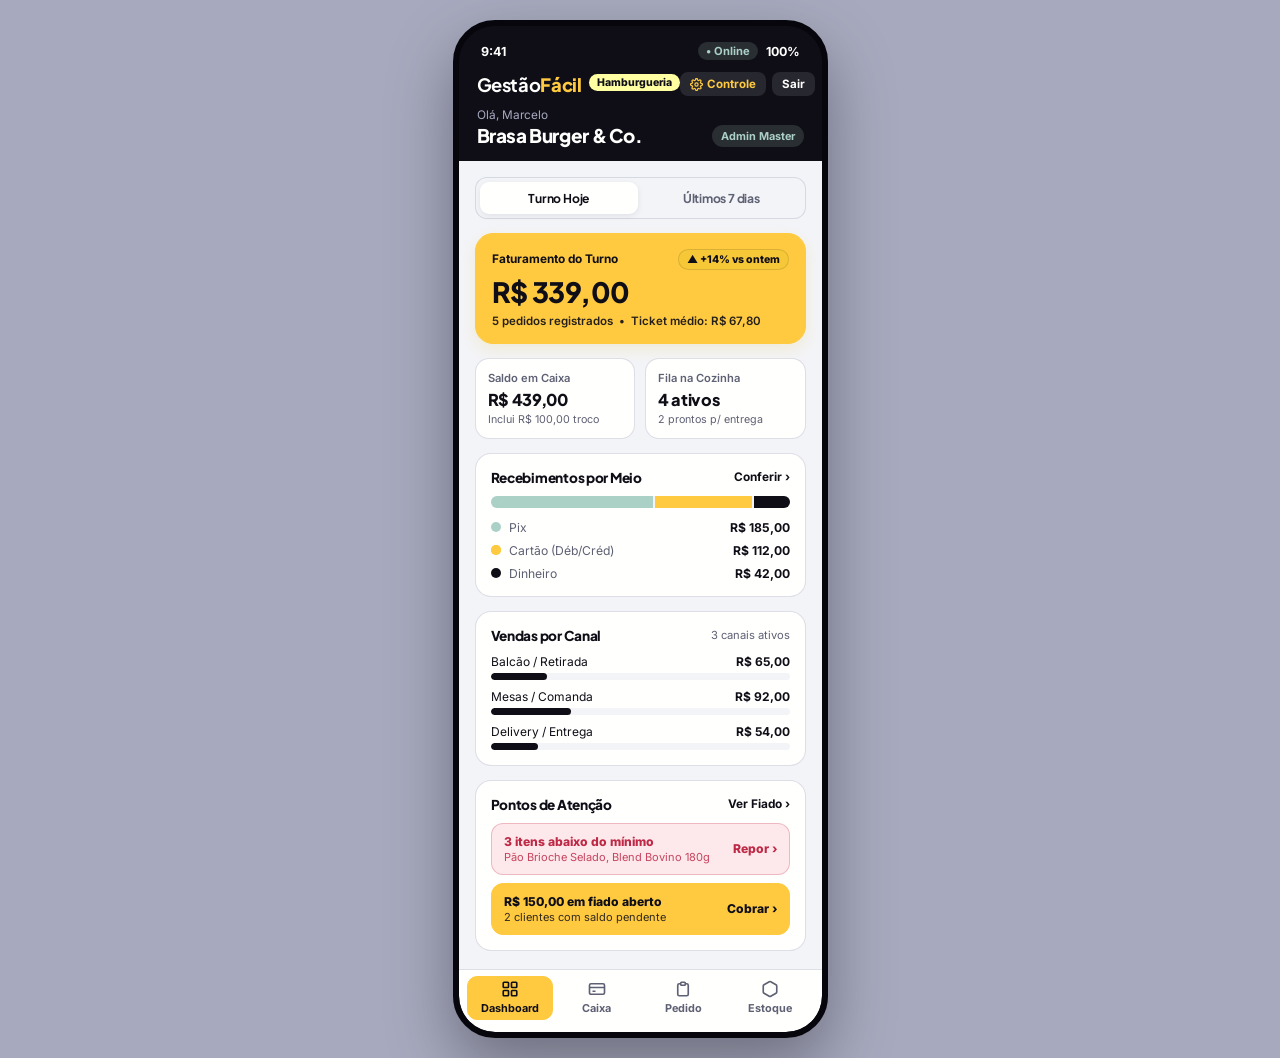
<file: dashboard-mobile.html>
<!DOCTYPE html>
<html lang="pt-BR">
<head>
  <meta charset="UTF-8" />
  <meta name="viewport" content="width=device-width, initial-scale=1.0" />
  <title>GestãoFácil — Dashboard</title>
  <link rel="stylesheet" href="mobile-onboarding.css" />
</head>
<body>

  <main class="phone-frame" aria-label="Dashboard Financeiro e Operacional">
    <!-- Cabeçalho Escuro (Tela Principal do App) -->
    <header class="mobile-top-nav">
      <div class="status-bar status-bar--dark">
        <span class="status-bar__time">9:41</span>
        <div class="status-bar__right">
          <span class="badge-conn badge-conn--dark">• Online</span>
          <span class="status-bar__battery">100%</span>
        </div>
      </div>

      <div class="home-topbar">
        <div class="home-brand">
          <span class="home-brand__name">Gestão<strong>Fácil</strong></span>
          <span class="badge-gold-pill" id="dashSegmentBadge">Hamburgueria</span>
        </div>
        <div style="display: flex; align-items: center; gap: 6px;">
          <a href="controle-estabelecimento-mobile.html" id="btnHeaderControle" class="exit-pill" aria-label="Controle do App" title="Controle do App" style="display: inline-flex; align-items: center; gap: 4px; border-color: rgba(255,255,162,0.45); color: var(--accent-gold);">
            <svg width="13" height="13" viewBox="0 0 24 24" fill="none" stroke="currentColor" stroke-width="2.2">
              <circle cx="12" cy="12" r="3"/>
              <path d="M19.4 15a1.65 1.65 0 0 0 .33 1.82l.06.06a2 2 0 1 1-2.83 2.83l-.06-.06a1.65 1.65 0 0 0-1.82-.33 1.65 1.65 0 0 0-1 1.51V21a2 2 0 0 1-4 0v-.09A1.65 1.65 0 0 0 9 19.4a1.65 1.65 0 0 0-1.82.33l-.06.06a2 2 0 1 1-2.83-2.83l.06-.06a1.65 1.65 0 0 0 .33-1.82 1.65 1.65 0 0 0-1.51-1H3a2 2 0 0 1 0-4h.09A1.65 1.65 0 0 0 4.6 9a1.65 1.65 0 0 0-.33-1.82l-.06-.06a2 2 0 1 1 2.83-2.83l.06.06a1.65 1.65 0 0 0 1.82.33H9a1.65 1.65 0 0 0 1-1.51V3a2 2 0 0 1 4 0v.09a1.65 1.65 0 0 0 1 1.51 1.65 1.65 0 0 0 1.82-.33l.06-.06a2 2 0 1 1 2.83 2.83l-.06.06a1.65 1.65 0 0 0-.33 1.82V9a1.65 1.65 0 0 0 1.51 1H21a2 2 0 0 1 0 4h-.09a1.65 1.65 0 0 0-1.51 1z"/>
            </svg>
            <span>Controle</span>
          </a>
          <a href="login.html" id="btnDashLogout" class="exit-pill" aria-label="Sair da conta">Sair</a>
        </div>
      </div>

      <div class="home-store-strip">
        <div>
          <p class="home-greeting" id="dashGreeting">Olá, Marcelo</p>
          <h1 class="home-store-title" id="dashStoreTitle">Brasa Burger &amp; Co.</h1>
        </div>
        <span class="role-chip" id="dashRoleBadge">Admin Master</span>
      </div>
    </header>

    <!-- Conteúdo Rolável do Dashboard -->
    <section class="mobile-scroll-body dash-body">

      <!-- Seletor de Período -->
      <div class="dash-period-bar" role="tablist" aria-label="Filtro de período">
        <button type="button" class="dash-period-btn active" data-period="hoje">Turno Hoje</button>
        <button type="button" class="dash-period-btn" data-period="semana">Últimos 7 dias</button>
      </div>

      <!-- Card Destaque: Faturamento -->
      <article class="dash-hero">
        <div class="dash-hero__top">
          <span class="dash-hero__label" id="dashRevenueLabel">Faturamento do Turno</span>
          <span class="dash-trend-pill" id="dashTrendPill">▲ +14% vs ontem</span>
        </div>
        <strong class="dash-hero__value" id="dashTotalSales">R$ 339,00</strong>
        <div class="dash-hero__meta">
          <span id="dashOrdersCount">5 pedidos registrados</span>
          <span>•</span>
          <span id="dashAvgTicket">Ticket médio: R$ 67,80</span>
        </div>
      </article>

      <!-- Mini KPIs: Caixa e Fila / Fiado -->
      <div class="dash-kpi-grid">
        <a href="caixa-mobile.html" class="dash-kpi-card">
          <span class="dash-kpi-card__label">Saldo em Caixa</span>
          <strong class="dash-kpi-card__val" id="dashCashBalance">R$ 439,00</strong>
          <small class="dash-kpi-card__sub" id="dashCashSub">Inclui R$ 100,00 troco</small>
        </a>

        <a href="pedidos-mobile.html" id="dashSecondKpiCard" class="dash-kpi-card">
          <span class="dash-kpi-card__label" id="dashSecondKpiLabel">Fila na Cozinha</span>
          <strong class="dash-kpi-card__val" id="dashQueueCount">4 ativos</strong>
          <small class="dash-kpi-card__sub" id="dashReadySub">2 prontos p/ entrega</small>
        </a>
      </div>

      <!-- Mix de Formas de Pagamento -->
      <article class="dash-card">
        <div class="dash-card__head">
          <h3>Recebimentos por Meio</h3>
          <a href="caixa-mobile.html" class="dash-link">Conferir ›</a>
        </div>

        <div class="dash-stacked-bar" aria-label="Proporção de pagamentos">
          <span class="dash-bar-seg dash-bar-seg--pix" id="barPix" style="width: 55%;"></span>
          <span class="dash-bar-seg dash-bar-seg--card" id="barCard" style="width: 33%;"></span>
          <span class="dash-bar-seg dash-bar-seg--cash" id="barCash" style="width: 12%;"></span>
        </div>

        <ul class="dash-legend-list">
          <li>
            <span class="dash-dot dash-dot--pix"></span>
            <span class="dash-legend-name">Pix</span>
            <strong id="valPix">R$ 185,00</strong>
          </li>
          <li>
            <span class="dash-dot dash-dot--card"></span>
            <span class="dash-legend-name">Cartão (Déb/Créd)</span>
            <strong id="valCard">R$ 112,00</strong>
          </li>
          <li>
            <span class="dash-dot dash-dot--cash"></span>
            <span class="dash-legend-name">Dinheiro</span>
            <strong id="valCash">R$ 42,00</strong>
          </li>
        </ul>
      </article>

      <!-- Desempenho por Canal Ativo -->
      <article class="dash-card">
        <div class="dash-card__head">
          <h3>Vendas por Canal</h3>
          <small id="dashActiveChannelsTag">3 canais ativos</small>
        </div>
        <div id="dashChannelsContainer" class="dash-channels"></div>
      </article>

      <!-- Radar de Atenção Operacional (Estoque, Fiado e Controle) -->
      <article class="dash-card">
        <div class="dash-card__head">
          <h3>Pontos de Atenção</h3>
          <a href="fiado-mobile.html" id="dashFiadoQuickLink" class="dash-link">Ver Fiado ›</a>
        </div>
        <div id="dashAlertsContainer" class="dash-alerts"></div>
      </article>

    </section>

    <!-- Barra de Navegação Inferior Unificada: Dashboard | Caixa | Pedido | Estoque -->
    <nav class="bottom-nav" aria-label="Navegação Principal">
      <a href="dashboard-mobile.html" class="bottom-nav__item active" aria-current="page">
        <svg width="18" height="18" viewBox="0 0 24 24" fill="none" stroke="currentColor" stroke-width="2.2">
          <rect x="3" y="3" width="7" height="7" rx="1"/>
          <rect x="14" y="3" width="7" height="7" rx="1"/>
          <rect x="14" y="14" width="7" height="7" rx="1"/>
          <rect x="3" y="14" width="7" height="7" rx="1"/>
        </svg>
        <span>Dashboard</span>
      </a>
      <a href="caixa-mobile.html" class="bottom-nav__item">
        <svg width="18" height="18" viewBox="0 0 24 24" fill="none" stroke="currentColor" stroke-width="2.2">
          <rect x="2" y="5" width="20" height="14" rx="2"/>
          <path d="M2 10h20M6 15h4"/>
        </svg>
        <span>Caixa</span>
      </a>
      <a href="pedidos-mobile.html" class="bottom-nav__item">
        <svg width="18" height="18" viewBox="0 0 24 24" fill="none" stroke="currentColor" stroke-width="2.2">
          <path d="M9 5H7a2 2 0 0 0-2 2v12a2 2 0 0 0 2 2h10a2 2 0 0 0 2-2V7a2 2 0 0 0-2-2h-2"/>
          <rect x="9" y="3" width="6" height="4" rx="1"/>
        </svg>
        <span>Pedido</span>
      </a>
      <a href="estoque-mobile.html" class="bottom-nav__item">
        <svg width="18" height="18" viewBox="0 0 24 24" fill="none" stroke="currentColor" stroke-width="2.2">
          <path d="M21 16V8a2 2 0 0 0-1-1.73l-7-4a2 2 0 0 0-2 0l-7 4A2 2 0 0 0 3 8v8a2 2 0 0 0 1 1.73l7 4a2 2 0 0 0 2 0l7-4A2 2 0 0 0 21 16z"/>
        </svg>
        <span>Estoque</span>
      </a>
    </nav>
  </main>

  <script>
    let state = JSON.parse(localStorage.getItem('gf_tenant_setup'));
    if (!state || !state.estabelecimento) {
      state = {
        estabelecimento: { id_estabelecimento: 1, nome: 'Brasa Burger & Co.', segmento: 'Hamburgueria' },
        aparencia: { cor_destaque: '#FFFFA2', canais_venda: ['BALCAO', 'MESA', 'DELIVERY'] },
        modulos: { pedidos_cozinha: true, ficha_tecnica: true, fiado_recebimentos: true },
        equipe: [{ id_usuario: 1, nome: 'Marcelo Marques', email: 'lopes.rgtm@gmail.com', grupo: 'ADMIN_MASTER', is_owner: true }]
      };
      localStorage.setItem('gf_tenant_setup', JSON.stringify(state));
    }

    let appData = JSON.parse(localStorage.getItem('gf_app_data'));
    if (!appData) {
      appData = {
        caixa: { aberto: true, fundo_troco: 100.00, pix: 185.00, cartao: 112.00, dinheiro: 42.00, sangrias: 0.00 },
        pedidos: [
          { id: 31, cliente: 'Mesa 04', canal: 'MESA', itens: '2x Smash Duplo, 1x Batata', total: 68.00, status: 'EM_PREPARO', hora: '11:18' },
          { id: 32, cliente: 'Balcão • Ana', canal: 'BALCAO', itens: '1x Combo Brasa Bacon', total: 39.00, status: 'PRONTO', hora: '11:14' },
          { id: 33, cliente: 'Delivery • Carlos', canal: 'DELIVERY', itens: '2x X-Salada, 2x Refri Lata', total: 54.00, status: 'EM_PREPARO', hora: '11:20' },
          { id: 34, cliente: 'Mesa 02', canal: 'MESA', itens: '1x Porção Onion Rings', total: 24.00, status: 'PRONTO', hora: '11:10' },
          { id: 30, cliente: 'Balcão • João', canal: 'BALCAO', itens: '1x X-Burger Clássico', total: 26.00, status: 'ENTREGUE', hora: '10:55' }
        ],
        estoque: [
          { id: 1, nome: 'Pão Brioche Selado', unidade: 'un', atual: 14, minimo: 30, categoria: 'Insumo' },
          { id: 2, nome: 'Blend Bovino 180g', unidade: 'un', atual: 9, minimo: 25, categoria: 'Insumo' },
          { id: 3, nome: 'Refrigerante Lata 350ml', unidade: 'un', atual: 8, minimo: 24, categoria: 'Bebida' },
          { id: 4, nome: 'Queijo Cheddar Fatiado', unidade: 'kg', atual: 4.5, minimo: 2.0, categoria: 'Insumo' },
          { id: 5, nome: 'Batata Palito Congelada', unidade: 'kg', atual: 12.0, minimo: 5.0, categoria: 'Insumo' }
        ],
        fiado: [
          { id: 1, cliente: 'Rafael Oliveira', telefone: '(13) 99711-2233', limite: 200.00, saldo_devedor: 85.00, vencimento: 'Hoje' },
          { id: 2, cliente: 'Camila Santos', telefone: '(13) 99644-8810', limite: 150.00, saldo_devedor: 65.00, vencimento: '22/11' },
          { id: 3, cliente: 'Oficina do Beto', telefone: '(13) 99800-1122', limite: 300.00, saldo_devedor: 0.00, vencimento: 'Em dia' }
        ]
      };
      localStorage.setItem('gf_app_data', JSON.stringify(appData));
    }

    const pedidosSalvos = JSON.parse(localStorage.getItem('gf_pedidos'));
    const listaPedidos = pedidosSalvos || appData.pedidos || [];
    const session = JSON.parse(localStorage.getItem('gf_active_session')) || state.equipe[0];

    if (session && session.grupo === 'GARCOM') {
      window.location.replace('pedidos-mobile.html');
    }

    const isManager = session.grupo === 'ADMIN_MASTER' || session.grupo === 'ADM';
    if (!isManager) {
      document.getElementById('btnHeaderControle').style.display = 'none';
    }

    const fmtBRL = (v) => Number(v || 0).toLocaleString('pt-BR', { style: 'currency', currency: 'BRL' });

    const accent = (state.aparencia && state.aparencia.cor_destaque) || '#FFFFA2';
    const segBadge = document.getElementById('dashSegmentBadge');
    document.getElementById('dashStoreTitle').textContent = state.estabelecimento.nome;
    segBadge.textContent = state.estabelecimento.segmento;
    segBadge.style.background = accent;
    if (['#3E7B6B', '#EF4565', '#0F0E17'].includes(accent)) {
      segBadge.style.color = 'var(--surface-light)';
      segBadge.style.borderColor = accent;
    }

    const firstName = (session.nome || 'Proprietário').split(' ')[0];
    document.getElementById('dashGreeting').textContent = `Olá, ${firstName}`;

    const roleNames = { ADMIN_MASTER: 'Admin Master', ADM: 'Administrador', CAIXA: 'Operador Caixa' };
    document.getElementById('dashRoleBadge').textContent = roleNames[session.grupo] || session.grupo;

    const pedidosAtivo = state.modulos && state.modulos.pedidos_cozinha !== false;
    const fiadoAtivo = state.modulos && state.modulos.fiado_recebimentos !== false;
    if (!fiadoAtivo) {
      document.getElementById('dashFiadoQuickLink').style.display = 'none';
    }

    function renderDashboard(period) {
      const mult = period === 'semana' ? 6.4 : 1;
      const pix = appData.caixa.pix * mult;
      const cartao = appData.caixa.cartao * mult;
      const dinheiro = appData.caixa.dinheiro * mult;
      const totalVendas = pix + cartao + dinheiro;

      const totalPedidos = Math.max(1, Math.round((listaPedidos.length || 5) * mult));
      const ticketMedio = totalVendas / totalPedidos;

      document.getElementById('dashRevenueLabel').textContent = period === 'semana' ? 'Faturamento (7 dias)' : 'Faturamento do Turno';
      document.getElementById('dashTrendPill').textContent = period === 'semana' ? '▲ +21% vs sem. ant.' : '▲ +14% vs ontem';
      document.getElementById('dashTotalSales').textContent = fmtBRL(totalVendas);
      document.getElementById('dashOrdersCount').textContent = pedidosAtivo
        ? `${totalPedidos} pedidos registrados`
        : `${totalPedidos} vendas registradas`;
      document.getElementById('dashAvgTicket').textContent = `Ticket médio: ${fmtBRL(ticketMedio)}`;

      const saldoGaveta = appData.caixa.fundo_troco + totalVendas - (appData.caixa.sangrias || 0);
      document.getElementById('dashCashBalance').textContent = fmtBRL(saldoGaveta);
      document.getElementById('dashCashSub').textContent = `Inclui ${fmtBRL(appData.caixa.fundo_troco)} troco`;

      const secondCard = document.getElementById('dashSecondKpiCard');
      if (pedidosAtivo) {
        const ativos = listaPedidos.filter(p => p.status !== 'entregue' && p.status !== 'ENTREGUE').length;
        const prontos = listaPedidos.filter(p => p.status === 'pronto' || p.status === 'PRONTO').length;
        secondCard.href = 'pedidos-mobile.html';
        document.getElementById('dashSecondKpiLabel').textContent = 'Fila na Cozinha';
        document.getElementById('dashQueueCount').textContent = `${ativos} ativos`;
        document.getElementById('dashReadySub').textContent = `${prontos} prontos p/ entrega`;
      } else {
        const totalFiado = (appData.fiado || []).reduce((acc, f) => acc + f.saldo_devedor, 0);
        const devedores = (appData.fiado || []).filter(f => f.saldo_devedor > 0).length;
        secondCard.href = 'fiado-mobile.html';
        document.getElementById('dashSecondKpiLabel').textContent = 'Fiado a Receber';
        document.getElementById('dashQueueCount').textContent = fmtBRL(totalFiado);
        document.getElementById('dashReadySub').textContent = `${devedores} clientes pendentes`;
      }

      const safeTotal = totalVendas > 0 ? totalVendas : 1;
      document.getElementById('barPix').style.width = `${Math.round((pix / safeTotal) * 100)}%`;
      document.getElementById('barCard').style.width = `${Math.round((cartao / safeTotal) * 100)}%`;
      document.getElementById('barCash').style.width = `${Math.round((dinheiro / safeTotal) * 100)}%`;

      document.getElementById('valPix').textContent = fmtBRL(pix);
      document.getElementById('valCard').textContent = fmtBRL(cartao);
      document.getElementById('valCash').textContent = fmtBRL(dinheiro);

      const canaisAtivos = (state.aparencia && state.aparencia.canais_venda) || ['BALCAO', 'MESA', 'DELIVERY'];
      document.getElementById('dashActiveChannelsTag').textContent =
        canaisAtivos.length === 1 ? '1 canal ativo' : `${canaisAtivos.length} canais ativos`;

      const channelLabels = { BALCAO: 'Balcão / Retirada', MESA: 'Mesas / Comanda', DELIVERY: 'Delivery / Entrega' };
      const channelContainer = document.getElementById('dashChannelsContainer');
      channelContainer.innerHTML = '';

      canaisAtivos.forEach(canal => {
        const somaCanal = listaPedidos
          .filter(p => (p.canal || '').toUpperCase() === canal)
          .reduce((acc, p) => acc + Number(p.total || 0), 0) * mult;
        const pct = Math.min(100, Math.round((somaCanal / safeTotal) * 100)) || 15;

        const row = document.createElement('div');
        row.className = 'dash-channel-row';
        row.innerHTML = `
          <div class="dash-channel-row__top">
            <span>${channelLabels[canal] || canal}</span>
            <strong>${fmtBRL(somaCanal)}</strong>
          </div>
          <div class="dash-progress">
            <div class="dash-progress__fill" style="width: ${pct}%;"></div>
          </div>
        `;
        channelContainer.appendChild(row);
      });
    }

    const alertsContainer = document.getElementById('dashAlertsContainer');
    const criticos = (appData.estoque || []).filter(e => e.atual <= e.minimo);
    if (criticos.length > 0) {
      alertsContainer.innerHTML += `
        <a href="estoque-mobile.html" class="dash-alert-item dash-alert-item--red">
          <div>
            <strong>${criticos.length} itens abaixo do mínimo</strong>
            <small>${criticos.map(c => c.nome).slice(0, 2).join(', ')}</small>
          </div>
          <span>Repor ›</span>
        </a>
      `;
    }

    if (fiadoAtivo) {
      const devedores = (appData.fiado || []).filter(f => f.saldo_devedor > 0);
      const totalFiado = devedores.reduce((acc, f) => acc + f.saldo_devedor, 0);
      if (totalFiado > 0) {
        alertsContainer.innerHTML += `
          <a href="fiado-mobile.html" class="dash-alert-item dash-alert-item--gold">
            <div>
              <strong>${fmtBRL(totalFiado)} em fiado aberto</strong>
              <small>${devedores.length} clientes com saldo pendente</small>
            </div>
            <span>Cobrar ›</span>
          </a>
        `;
      }
    }

    if (!alertsContainer.innerHTML.trim()) {
      alertsContainer.innerHTML = `<p style="font-size:0.78rem; color: var(--text-muted-shade);">Nenhuma pendência crítica no momento.</p>`;
    }

    document.querySelectorAll('.dash-period-btn').forEach(btn => {
      btn.addEventListener('click', () => {
        document.querySelectorAll('.dash-period-btn').forEach(b => b.classList.remove('active'));
        btn.classList.add('active');
        renderDashboard(btn.dataset.period);
      });
    });

    document.getElementById('btnDashLogout').addEventListener('click', () => {
      localStorage.removeItem('gf_active_session');
    });

    renderDashboard('hoje');
  </script>
</body>
</html>
</file>
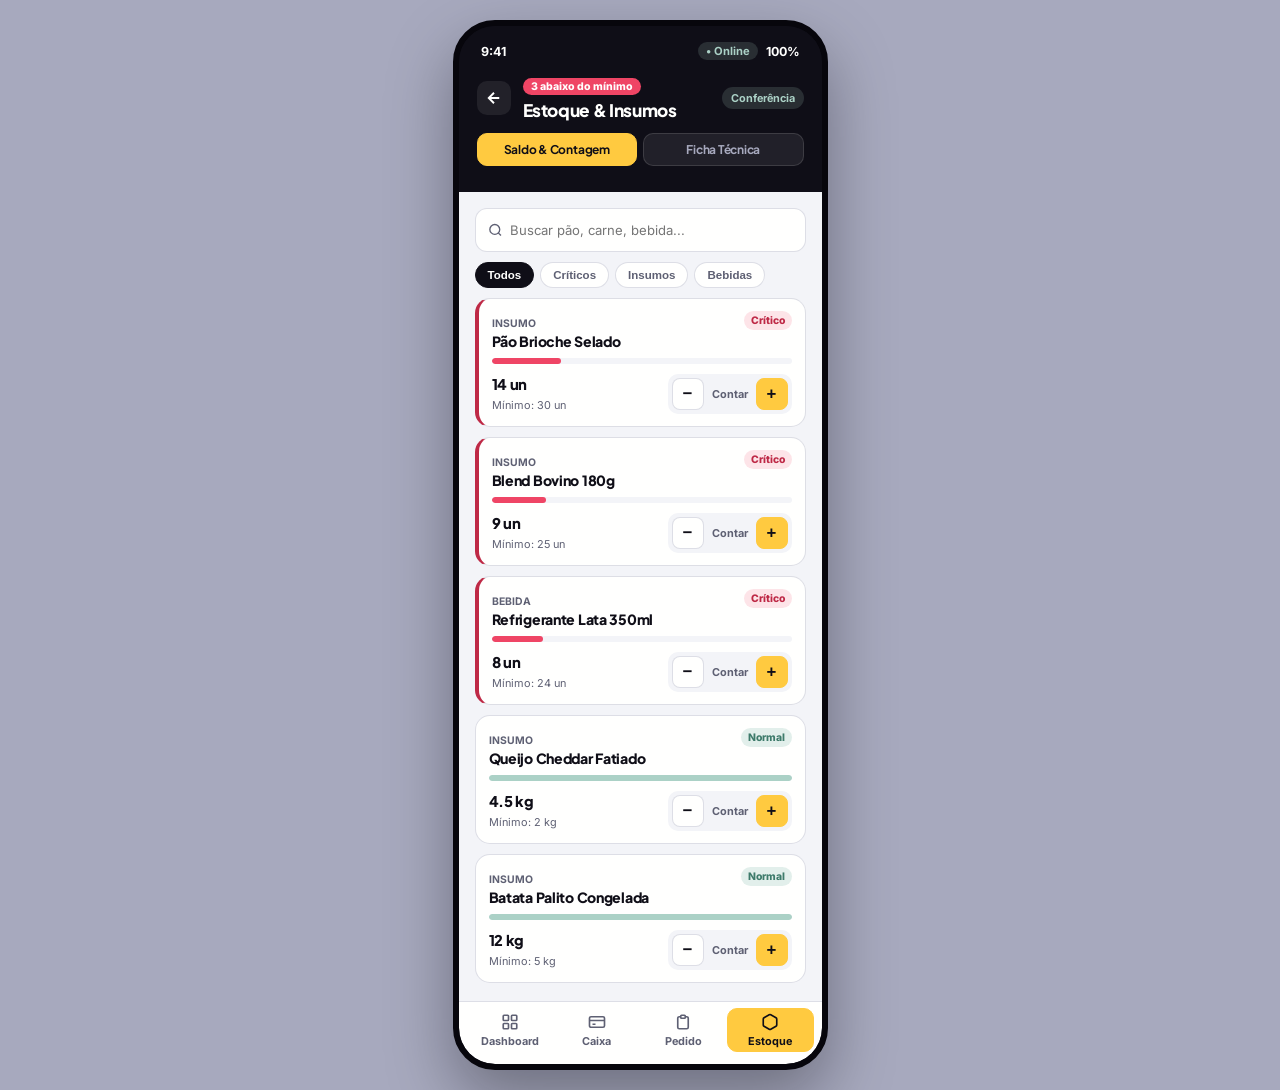
<file: estoque-mobile.html>
<!DOCTYPE html>
<html lang="pt-BR">
<head>
  <meta charset="UTF-8" />
  <meta name="viewport" content="width=device-width, initial-scale=1.0" />
  <title>GestãoFácil — Estoque &amp; Insumos</title>
  <link rel="stylesheet" href="mobile-onboarding.css" />
</head>
<body>

  <main class="phone-frame" aria-label="Consulta e Conferência de Estoque">
    <!-- Cabeçalho Escuro -->
    <header class="mobile-top-nav">
      <div class="status-bar status-bar--dark">
        <span class="status-bar__time">9:41</span>
        <div class="status-bar__right">
          <span class="badge-conn badge-conn--dark">• Online</span>
          <span class="status-bar__battery">100%</span>
        </div>
      </div>

      <div class="nav-title-row" style="padding-bottom: 12px;">
        <a href="dashboard-mobile.html" class="back-btn" aria-label="Voltar para o Dashboard">
          <svg viewBox="0 0 24 24" width="18" height="18" fill="none" stroke="currentColor" stroke-width="2.5">
            <path d="M19 12H5M12 19l-7-7 7-7"/>
          </svg>
        </a>
        <div style="flex: 1; min-width: 0;">
          <span class="badge-gold-pill" id="estCriticalSummary">3 críticos</span>
          <h2>Estoque &amp; Insumos</h2>
        </div>
        <span class="role-chip" id="estModeChip">Conferência</span>
      </div>

      <!-- Abas Superiores: Itens vs Ficha Técnica -->
      <div class="est-top-tabs" role="tablist">
        <button type="button" class="est-top-tab active" data-view="itens">Saldo &amp; Contagem</button>
        <button type="button" class="est-top-tab" data-view="fichas">Ficha Técnica</button>
      </div>
    </header>

    <!-- Conteúdo Rolável -->
    <section class="mobile-scroll-body est-body">

      <!-- VISÃO 1: SALDO & CONFERÊNCIA FÍSICA -->
      <div id="viewItens">
        <!-- Barra de Pesquisa -->
        <div class="est-search-box">
          <svg width="16" height="16" viewBox="0 0 24 24" fill="none" stroke="currentColor" stroke-width="2.2">
            <circle cx="11" cy="11" r="8"/>
            <path d="m21 21-4.35-4.35"/>
          </svg>
          <input type="search" id="estSearchInput" placeholder="Buscar pão, carne, bebida..." aria-label="Buscar item no estoque" />
        </div>

        <!-- Filtros Rápidos -->
        <div class="est-chips" role="group" aria-label="Filtrar estoque">
          <button type="button" class="est-chip active" data-filter="TODOS">Todos</button>
          <button type="button" class="est-chip" data-filter="CRITICO">Críticos</button>
          <button type="button" class="est-chip" data-filter="Insumo">Insumos</button>
          <button type="button" class="est-chip" data-filter="Bebida">Bebidas</button>
        </div>

        <!-- Aviso de Permissão (se Garçom ou Caixa) -->
        <div id="estReadonlyBanner" class="est-readonly-note" style="display: none;">
          Modo consulta: apenas Admin Master ou ADM podem ajustar quantidades.
        </div>

        <!-- Lista de Itens -->
        <div id="estItemsList" class="est-list"></div>
      </div>

      <!-- VISÃO 2: FICHA TÉCNICA POR PRODUTO -->
      <div id="viewFichas" style="display: none;">
        <div id="fichaDisabledNote" class="est-readonly-note" style="display: none;">
          O módulo de Ficha Técnica está desativado em Controle do App. Exibindo composição padrão.
        </div>

        <div class="est-list">
          <article class="ficha-card">
            <div class="ficha-card__head">
              <strong>Smash Duplo Bacon</strong>
              <span class="hub-badge hub-badge--gold">R$ 32,00</span>
            </div>
            <ul class="ficha-card__items">
              <li><span>1 un</span> Pão Brioche Selado</li>
              <li><span>2 un</span> Blend Bovino 180g</li>
              <li><span>0.04 kg</span> Queijo Cheddar Fatiado</li>
            </ul>
          </article>

          <article class="ficha-card">
            <div class="ficha-card__head">
              <strong>Combo Brasa Clássico</strong>
              <span class="hub-badge hub-badge--gold">R$ 39,00</span>
            </div>
            <ul class="ficha-card__items">
              <li><span>1 un</span> Pão Brioche Selado</li>
              <li><span>1 un</span> Blend Bovino 180g</li>
              <li><span>0.15 kg</span> Batata Palito Congelada</li>
              <li><span>1 un</span> Refrigerante Lata 350ml</li>
            </ul>
          </article>

          <article class="ficha-card">
            <div class="ficha-card__head">
              <strong>X-Burger Clássico</strong>
              <span class="hub-badge hub-badge--gold">R$ 26,00</span>
            </div>
            <ul class="ficha-card__items">
              <li><span>1 un</span> Pão Brioche Selado</li>
              <li><span>1 un</span> Blend Bovino 180g</li>
              <li><span>0.03 kg</span> Queijo Cheddar Fatiado</li>
            </ul>
          </article>
        </div>
      </div>

    </section>

    <!-- Barra de Navegação Inferior Unificada -->
    <nav class="bottom-nav" aria-label="Navegação Principal">
      <a href="dashboard-mobile.html" class="bottom-nav__item">
        <svg width="18" height="18" viewBox="0 0 24 24" fill="none" stroke="currentColor" stroke-width="2.2">
          <rect x="3" y="3" width="7" height="7" rx="1"/>
          <rect x="14" y="3" width="7" height="7" rx="1"/>
          <rect x="14" y="14" width="7" height="7" rx="1"/>
          <rect x="3" y="14" width="7" height="7" rx="1"/>
        </svg>
        <span>Dashboard</span>
      </a>
      <a href="caixa-mobile.html" id="navCaixa" class="bottom-nav__item">
        <svg width="18" height="18" viewBox="0 0 24 24" fill="none" stroke="currentColor" stroke-width="2.2">
          <rect x="2" y="5" width="20" height="14" rx="2"/>
          <path d="M2 10h20M6 15h4"/>
        </svg>
        <span>Caixa</span>
      </a>
      <a href="pedidos-mobile.html" class="bottom-nav__item">
        <svg width="18" height="18" viewBox="0 0 24 24" fill="none" stroke="currentColor" stroke-width="2.2">
          <path d="M9 5H7a2 2 0 0 0-2 2v12a2 2 0 0 0 2 2h10a2 2 0 0 0 2-2V7a2 2 0 0 0-2-2h-2"/>
          <rect x="9" y="3" width="6" height="4" rx="1"/>
        </svg>
        <span>Pedido</span>
      </a>
      <a href="estoque-mobile.html" class="bottom-nav__item active" aria-current="page">
        <svg width="18" height="18" viewBox="0 0 24 24" fill="none" stroke="currentColor" stroke-width="2.2">
          <path d="M21 16V8a2 2 0 0 0-1-1.73l-7-4a2 2 0 0 0-2 0l-7 4A2 2 0 0 0 3 8v8a2 2 0 0 0 1 1.73l7 4a2 2 0 0 0 2 0l7-4A2 2 0 0 0 21 16z"/>
        </svg>
        <span>Estoque</span>
      </a>
    </nav>

    <div id="estToast" class="m-toast">Contagem física atualizada!</div>
  </main>

  <script>
    const state = JSON.parse(localStorage.getItem('gf_tenant_setup')) || {
      modulos: { ficha_tecnica: true },
      equipe: [{ nome: 'Proprietário', grupo: 'ADMIN_MASTER' }]
    };

    let appData = JSON.parse(localStorage.getItem('gf_app_data')) || {
      caixa: { aberto: true, fundo_troco: 100, pix: 185, cartao: 112, dinheiro: 42, sangrias: 0 },
      pedidos: [],
      estoque: [
        { id: 1, nome: 'Pão Brioche Selado', unidade: 'un', atual: 14, minimo: 30, categoria: 'Insumo' },
        { id: 2, nome: 'Blend Bovino 180g', unidade: 'un', atual: 9, minimo: 25, categoria: 'Insumo' },
        { id: 3, nome: 'Refrigerante Lata 350ml', unidade: 'un', atual: 8, minimo: 24, categoria: 'Bebida' },
        { id: 4, nome: 'Queijo Cheddar Fatiado', unidade: 'kg', atual: 4.5, minimo: 2.0, categoria: 'Insumo' },
        { id: 5, nome: 'Batata Palito Congelada', unidade: 'kg', atual: 12.0, minimo: 5.0, categoria: 'Insumo' }
      ],
      fiado: []
    };

    const session = JSON.parse(localStorage.getItem('gf_active_session')) || state.equipe[0];
    const canEditStock = session.grupo === 'ADMIN_MASTER' || session.grupo === 'ADM';

    function showToast(msg) {
      const t = document.getElementById('estToast');
      t.textContent = msg;
      t.classList.add('show');
      clearTimeout(t._timer);
      t._timer = setTimeout(() => t.classList.remove('show'), 2000);
    }

    if (!canEditStock) {
      document.getElementById('estModeChip').textContent = 'Consulta';
      document.getElementById('estReadonlyBanner').style.display = 'block';
    }

    // Trava RBAC para Garçom na aba Caixa
    if (session.grupo === 'GARCOM') {
      const navCaixa = document.getElementById('navCaixa');
      navCaixa.style.opacity = '0.45';
      navCaixa.addEventListener('click', (e) => {
        e.preventDefault();
        showToast('Caixa restrito ao Operador ou ADM.');
      });
    }

    if (state.modulos && state.modulos.ficha_tecnica === false) {
      document.getElementById('fichaDisabledNote').style.display = 'block';
    }

    let currentFilter = 'TODOS';
    let searchTerm = '';

    function updateCriticalHeader() {
      const critCount = appData.estoque.filter(i => i.atual <= i.minimo).length;
      const badge = document.getElementById('estCriticalSummary');
      badge.textContent = critCount > 0 ? `${critCount} abaixo do mínimo` : 'Estoque saudável';
      badge.style.background = critCount > 0 ? 'var(--danger-red)' : 'var(--support-sage)';
      badge.style.color = critCount > 0 ? 'var(--surface-light)' : 'var(--bg-dark)';
      badge.style.borderColor = critCount > 0 ? 'var(--danger-red)' : 'var(--support-sage)';
    }

    function adjustStock(id, delta) {
      if (!canEditStock) return;
      const item = appData.estoque.find(i => i.id === id);
      if (!item) return;

      const step = item.unidade === 'kg' ? 0.5 : 1;
      const nextVal = Math.max(0, Number((item.atual + delta * step).toFixed(2)));
      item.atual = nextVal;

      localStorage.setItem('gf_app_data', JSON.stringify(appData));
      renderStockList();
      showToast(`${item.nome}: ${item.atual} ${item.unidade}`);
    }

    function renderStockList() {
      updateCriticalHeader();
      const listEl = document.getElementById('estItemsList');
      listEl.innerHTML = '';

      const filtered = appData.estoque.filter(item => {
        const matchesSearch = item.nome.toLowerCase().includes(searchTerm);
        if (!matchesSearch) return false;
        if (currentFilter === 'CRITICO') return item.atual <= item.minimo;
        if (currentFilter === 'Insumo' || currentFilter === 'Bebida') return item.categoria === currentFilter;
        return true;
      });

      if (filtered.length === 0) {
        listEl.innerHTML = `<p class="est-empty">Nenhum item encontrado para este filtro.</p>`;
        return;
      }

      filtered.forEach(item => {
        const isCritical = item.atual <= item.minimo;
        const pct = Math.min(100, Math.round((item.atual / (item.minimo * 2)) * 100));

        const card = document.createElement('article');
        card.className = `est-item-card ${isCritical ? 'est-item-card--critical' : ''}`;
        card.innerHTML = `
          <div class="est-item-card__top">
            <div>
              <span class="est-cat-tag">${item.categoria}</span>
              <h3>${item.nome}</h3>
            </div>
            <span class="hub-badge ${isCritical ? 'hub-badge--red' : 'hub-badge--mint'}">
              ${isCritical ? 'Crítico' : 'Normal'}
            </span>
          </div>

          <div class="est-bar-track">
            <div class="est-bar-fill ${isCritical ? 'est-bar-fill--red' : ''}" style="width: ${pct}%;"></div>
          </div>

          <div class="est-item-card__bottom">
            <div class="est-qty-info">
              <strong>${item.atual} ${item.unidade}</strong>
              <small>Mínimo: ${item.minimo} ${item.unidade}</small>
            </div>

            ${canEditStock ? `
              <div class="est-stepper" aria-label="Ajustar contagem de ${item.nome}">
                <button type="button" class="est-step-btn" data-id="${item.id}" data-delta="-1" aria-label="Diminuir">−</button>
                <span>Contar</span>
                <button type="button" class="est-step-btn est-step-btn--plus" data-id="${item.id}" data-delta="1" aria-label="Aumentar">+</button>
              </div>
            ` : `
              <span class="est-status-ok">${item.atual > 0 ? 'Disponível' : 'Esgotado'}</span>
            `}
          </div>
        `;
        listEl.appendChild(card);
      });

      if (canEditStock) {
        listEl.querySelectorAll('.est-step-btn').forEach(btn => {
          btn.addEventListener('click', () => {
            adjustStock(Number(btn.dataset.id), Number(btn.dataset.delta));
          });
        });
      }
    }

    // Eventos de busca, filtro e abas
    document.getElementById('estSearchInput').addEventListener('input', (e) => {
      searchTerm = e.target.value.trim().toLowerCase();
      renderStockList();
    });

    document.querySelectorAll('.est-chip').forEach(chip => {
      chip.addEventListener('click', () => {
        document.querySelectorAll('.est-chip').forEach(c => c.classList.remove('active'));
        chip.classList.add('active');
        currentFilter = chip.dataset.filter;
        renderStockList();
      });
    });

    document.querySelectorAll('.est-top-tab').forEach(tab => {
      tab.addEventListener('click', () => {
        document.querySelectorAll('.est-top-tab').forEach(t => t.classList.remove('active'));
        tab.classList.add('active');
        const isItens = tab.dataset.view === 'itens';
        document.getElementById('viewItens').style.display = isItens ? 'block' : 'none';
        document.getElementById('viewFichas').style.display = isItens ? 'none' : 'block';
      });
    });

    renderStockList();
  </script>
</body>
</html>
</file>
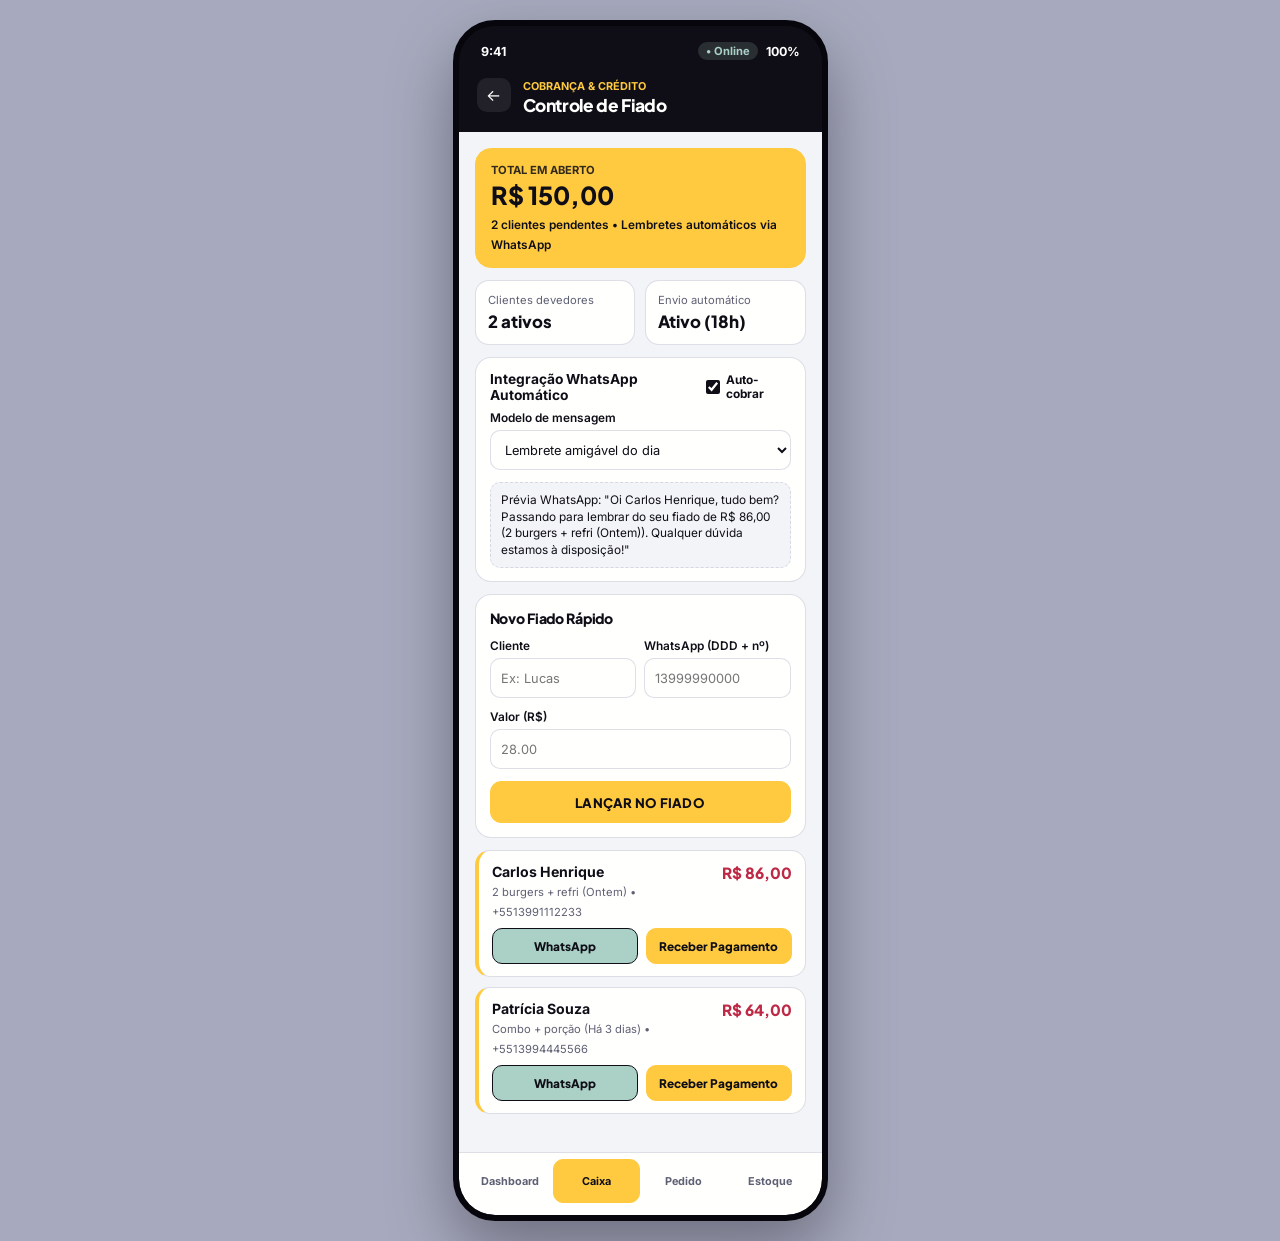
<file: fiado-mobile.html>
<!DOCTYPE html>
<html lang="pt-BR">
<head>
  <meta charset="UTF-8" />
  <meta name="viewport" content="width=device-width, initial-scale=1.0" />
  <title>GestãoFácil — Controle de Fiado & WhatsApp</title>
  <link rel="stylesheet" href="mobile-onboarding.css" />
  <style>
    .fia-summary-row {
      display: grid;
      grid-template-columns: 1fr 1fr;
      gap: 10px;
      margin-bottom: 12px;
    }

    .fia-stat-card {
      background: var(--surface-light);
      border: 1px solid var(--border);
      border-radius: 14px;
      padding: 12px;
    }

    .fia-stat-card small {
      display: block;
      font-size: 0.7rem;
      color: var(--text-muted-shade);
      margin-bottom: 4px;
    }

    .fia-stat-card strong {
      font-family: var(--font-display);
      font-size: 1.05rem;
      font-weight: 800;
      color: var(--bg-dark);
    }

    .fia-wa-box {
      background: var(--surface-light);
      border: 1px solid var(--border);
      border-radius: 16px;
      padding: 13px 14px;
      margin-bottom: 12px;
    }

    .fia-wa-head {
      display: flex;
      justify-content: space-between;
      align-items: center;
      gap: 8px;
      margin-bottom: 8px;
    }

    .fia-wa-head strong {
      font-size: 0.86rem;
      color: var(--bg-dark);
    }

    .fia-wa-toggle {
      display: inline-flex;
      align-items: center;
      gap: 6px;
      font-size: 0.74rem;
      font-weight: 700;
      color: var(--bg-dark);
      cursor: pointer;
    }

    .fia-wa-toggle input {
      width: 16px;
      height: 16px;
      accent-color: var(--bg-dark);
    }

    .fia-wa-preview {
      background: var(--surface-light-shade);
      border: 1px dashed var(--border);
      border-radius: 10px;
      padding: 9px 10px;
      font-size: 0.74rem;
      color: var(--bg-dark);
      line-height: 1.4;
      margin-top: 8px;
    }

    .fia-client-card {
      background: var(--surface-light);
      border: 1px solid var(--border);
      border-left: 4px solid var(--accent-gold-shade);
      border-radius: 15px;
      padding: 12px 13px;
      margin-bottom: 10px;
    }

    .fia-client-card__top {
      display: flex;
      justify-content: space-between;
      align-items: flex-start;
      gap: 8px;
      margin-bottom: 8px;
    }

    .fia-client-card__top strong {
      display: block;
      font-size: 0.88rem;
      color: var(--bg-dark);
    }

    .fia-client-card__top small {
      font-size: 0.7rem;
      color: var(--text-muted-shade);
    }

    .fia-client-valor {
      font-family: var(--font-display);
      font-size: 0.96rem;
      font-weight: 800;
      color: var(--danger-red-shade);
      white-space: nowrap;
    }

    .fia-client-actions {
      display: grid;
      grid-template-columns: 1fr 1fr;
      gap: 8px;
      margin-top: 8px;
    }

    .fia-btn-wa {
      display: inline-flex;
      align-items: center;
      justify-content: center;
      gap: 6px;
      height: 36px;
      border-radius: 10px;
      border: 1.5px solid var(--bg-dark);
      background: var(--support-sage);
      color: var(--bg-dark);
      font-family: var(--font-display);
      font-size: 0.74rem;
      font-weight: 800;
      text-decoration: none;
      cursor: pointer;
    }

    .fia-btn-pay {
      height: 36px;
      border-radius: 10px;
      border: 1.5px solid var(--accent-gold-shade);
      background: var(--accent-gold);
      color: var(--bg-dark);
      font-family: var(--font-display);
      font-size: 0.74rem;
      font-weight: 800;
      cursor: pointer;
    }
  </style>
</head>
<body>
  <main class="phone-frame" aria-label="Controle de Fiado e WhatsApp">
    <header class="mobile-top-nav">
      <div class="status-bar status-bar--dark">
        <span>9:41</span>
        <div class="status-bar__right">
          <span class="badge-conn badge-conn--dark">• Online</span>
          <span>100%</span>
        </div>
      </div>

      <div class="nav-title-row">
        <a href="dashboard-mobile.html" class="back-btn" aria-label="Voltar ao Dashboard">←</a>
        <div>
          <span class="nav-eyebrow">COBRANÇA & CRÉDITO</span>
          <h2>Controle de Fiado</h2>
        </div>
      </div>
    </header>

    <section class="mobile-scroll-body" id="fiadoBody">
      <div class="op-summary-banner">
        <small style="display:block;font-size:0.7rem;font-weight:700;opacity:0.85;">TOTAL EM ABERTO</small>
        <strong id="fiaTotalAberto" style="font-family:var(--font-display);font-size:1.55rem;font-weight:800;display:block;margin:2px 0;">R$ 150,00</strong>
        <span style="font-size:0.74rem;font-weight:600;">2 clientes pendentes • Lembretes automáticos via WhatsApp</span>
      </div>

      <div class="fia-summary-row">
        <div class="fia-stat-card">
          <small>Clientes devedores</small>
          <strong id="fiaQtdClientes">2 ativos</strong>
        </div>
        <div class="fia-stat-card">
          <small>Envio automático</small>
          <strong id="fiaAutoStatus">Ativo (18h)</strong>
        </div>
      </div>

      <div class="fia-wa-box">
        <div class="fia-wa-head">
          <strong>Integração WhatsApp Automático</strong>
          <label class="fia-wa-toggle">
            <input type="checkbox" id="fiaAutoToggle" checked />
            <span>Auto-cobrar</span>
          </label>
        </div>

        <div class="m-field">
          <label for="fiaModeloMsg">Modelo de mensagem</label>
          <select id="fiaModeloMsg">
            <option value="lembrete">Lembrete amigável do dia</option>
            <option value="cobranca">Aviso de saldo em aberto + Pix</option>
          </select>
        </div>

        <div class="fia-wa-preview" id="fiaMsgPreview"></div>
      </div>

      <div class="m-card">
        <h3 class="m-card__title">Novo Fiado Rápido</h3>
        <form id="fiaNovoForm">
          <div class="m-field-2col">
            <div class="m-field">
              <label for="fiaNome">Cliente</label>
              <input type="text" id="fiaNome" placeholder="Ex: Lucas" required />
            </div>
            <div class="m-field">
              <label for="fiaFone">WhatsApp (DDD + nº)</label>
              <input type="text" id="fiaFone" placeholder="13999990000" required />
            </div>
          </div>
          <div class="m-field">
            <label for="fiaValor">Valor (R$)</label>
            <input type="number" step="0.01" min="0.50" id="fiaValor" placeholder="28.00" required />
          </div>
          <button type="submit" class="btn-gold btn-gold--sm">LANÇAR NO FIADO</button>
        </form>
      </div>

      <div id="fiaListaClientes"></div>
    </section>

    <nav class="bottom-nav" aria-label="Navegação inferior">
      <a href="dashboard-mobile.html" class="bottom-nav__item">
        <span>Dashboard</span>
      </a>
      <a href="caixa-mobile.html" class="bottom-nav__item active">
        <span>Caixa</span>
      </a>
      <a href="pedidos-mobile.html" class="bottom-nav__item">
        <span>Pedido</span>
      </a>
      <a href="estoque-mobile.html" class="bottom-nav__item">
        <span>Estoque</span>
      </a>
    </nav>

    <div class="m-toast" id="fiaToast" role="status" aria-live="polite"></div>
  </main>

  <script>
    const clientesFiado = [
      { id: 1, nome: 'Carlos Henrique', fone: '5513991112233', valor: 86.00, ref: '2 burgers + refri (Ontem)' },
      { id: 2, nome: 'Patrícia Souza', fone: '5513994445566', valor: 64.00, ref: 'Combo + porção (Há 3 dias)' }
    ];

    const toastEl = document.getElementById('fiaToast');
    const listaEl = document.getElementById('fiaListaClientes');
    const totalEl = document.getElementById('fiaTotalAberto');
    const qtdEl = document.getElementById('fiaQtdClientes');
    const autoToggle = document.getElementById('fiaAutoToggle');
    const autoStatus = document.getElementById('fiaAutoStatus');
    const modeloSelect = document.getElementById('fiaModeloMsg');
    const previewEl = document.getElementById('fiaMsgPreview');

    function showToast(msg) {
      toastEl.textContent = msg;
      toastEl.classList.add('show');
      setTimeout(() => toastEl.classList.remove('show'), 2200);
    }

    function formatBRL(v) {
      return v.toLocaleString('pt-BR', { style: 'currency', currency: 'BRL' });
    }

    function montarMensagem(cliente) {
      if (modeloSelect.value === 'cobranca') {
        return `Olá ${cliente.nome}! Passando para lembrar do seu saldo em aberto no GestãoFácil no valor de ${formatBRL(cliente.valor)} (${cliente.ref}). Se preferir, já podemos acertar via Pix.`;
      }
      return `Oi ${cliente.nome}, tudo bem? Passando para lembrar do seu fiado de ${formatBRL(cliente.valor)} (${cliente.ref}). Qualquer dúvida estamos à disposição!`;
    }

    function atualizarPreview() {
      const exemplo = clientesFiado[0] || { nome: 'Cliente', valor: 45.0, ref: 'Pedido do dia' };
      previewEl.textContent = `Prévia WhatsApp: "${montarMensagem(exemplo)}"`;
      autoStatus.textContent = autoToggle.checked ? 'Ativo (18h)' : 'Pausado';
    }

    function renderFiado() {
      const total = clientesFiado.reduce((acc, c) => acc + c.valor, 0);
      totalEl.textContent = formatBRL(total);
      qtdEl.textContent = `${clientesFiado.length} ${clientesFiado.length === 1 ? 'ativo' : 'ativos'}`;

      if (!clientesFiado.length) {
        listaEl.innerHTML = '<div class="m-card"><p class="est-empty">Nenhum cliente com fiado em aberto.</p></div>';
        atualizarPreview();
        return;
      }

      listaEl.innerHTML = clientesFiado.map((c) => {
        const textoEncoded = encodeURIComponent(montarMensagem(c));
        const waLink = `https://wa.me/${c.fone}?text=${textoEncoded}`;
        return `
          <div class="fia-client-card">
            <div class="fia-client-card__top">
              <div>
                <strong>${c.nome}</strong>
                <small>${c.ref} • +${c.fone}</small>
              </div>
              <span class="fia-client-valor">${formatBRL(c.valor)}</span>
            </div>
            <div class="fia-client-actions">
              <a href="${waLink}" target="_blank" rel="noopener" class="fia-btn-wa" onclick="showToast('Mensagem WhatsApp gerada para ${c.nome}')">
                WhatsApp
              </a>
              <button type="button" class="fia-btn-pay" onclick="quitarCliente(${c.id})">
                Receber Pagamento
              </button>
            </div>
          </div>
        `;
      }).join('');

      atualizarPreview();
    }

    window.quitarCliente = function (id) {
      const idx = clientesFiado.findIndex((c) => c.id === id);
      if (idx > -1) {
        const nome = clientesFiado[idx].nome;
        clientesFiado.splice(idx, 1);
        renderFiado();
        showToast(`Fiado de ${nome} recebido!`);
      }
    };

    document.getElementById('fiaNovoForm').addEventListener('submit', (e) => {
      e.preventDefault();
      const nome = document.getElementById('fiaNome').value.trim();
      const foneLimpo = document.getElementById('fiaFone').value.replace(/\D/g, '');
      const valor = parseFloat(document.getElementById('fiaValor').value);
      if (!nome || !foneLimpo || isNaN(valor) || valor <= 0) return;

      const foneIntl = foneLimpo.startsWith('55') ? foneLimpo : `55${foneLimpo}`;
      clientesFiado.unshift({
        id: Date.now(),
        nome,
        fone: foneIntl,
        valor,
        ref: 'Lançado agora'
      });
      e.target.reset();
      renderFiado();
      showToast(`${nome} adicionado ao fiado!`);
    });

    autoToggle.addEventListener('change', () => {
      atualizarPreview();
      showToast(autoToggle.checked ? 'Envio automático WhatsApp ativado' : 'Envio automático pausado');
    });

    modeloSelect.addEventListener('change', renderFiado);

    renderFiado();
  </script>
</body>
</html>
</file>
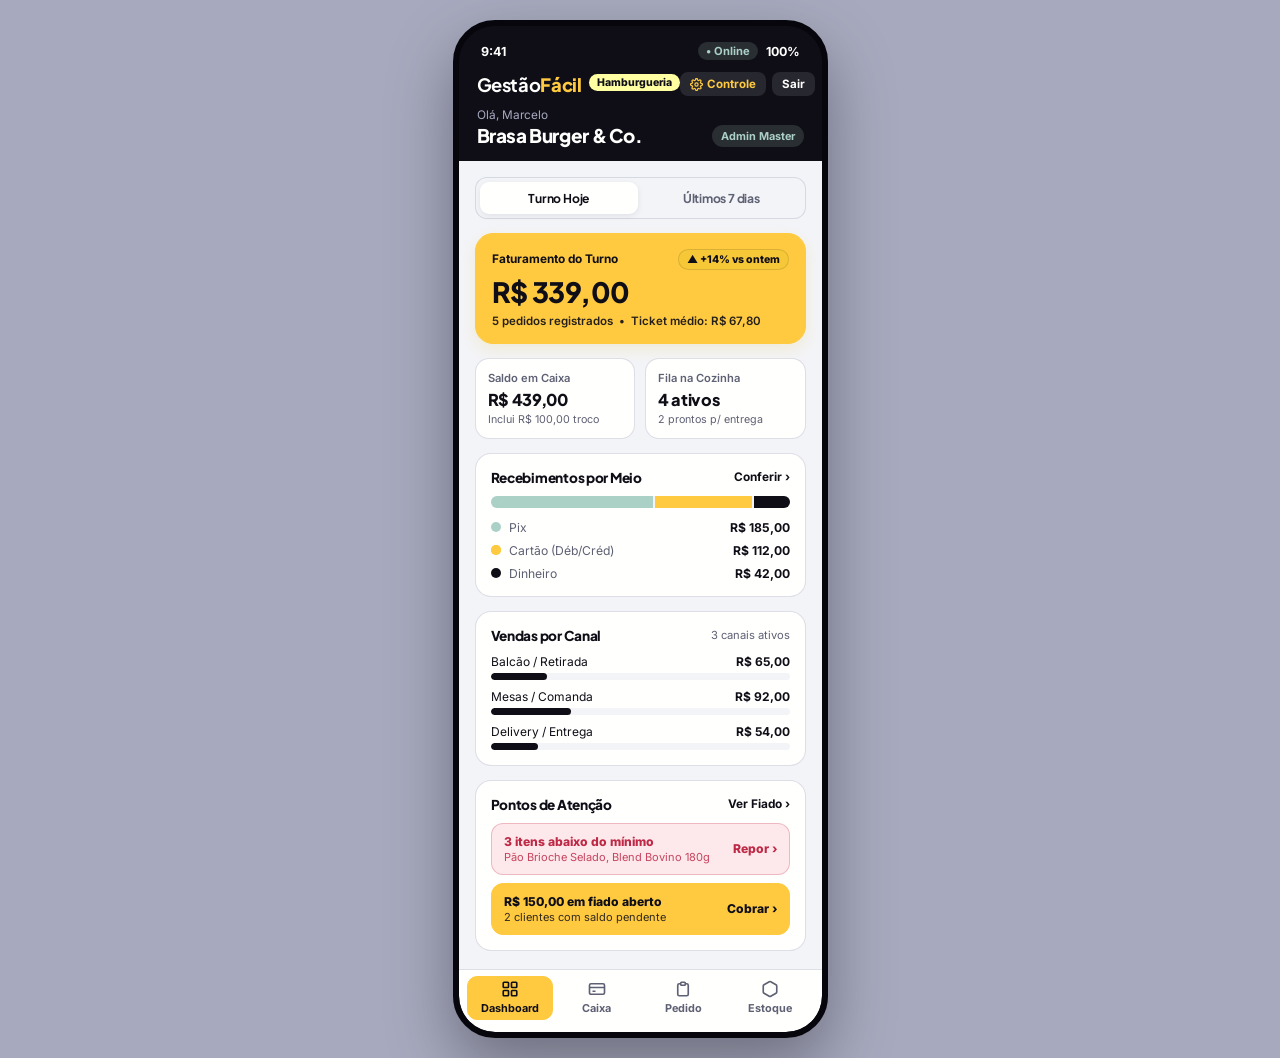
<file: inicio-mobile.html>
<!DOCTYPE html>
<html lang="pt-BR">
<head>
  <meta charset="UTF-8" />
  <meta http-equiv="refresh" content="0; url=dashboard-mobile.html" />
  <title>GestãoFácil — Dashboard</title>
  <script>window.location.replace('dashboard-mobile.html');</script>
</head>
<body></body>
</html>

<body>

  <main class="phone-frame" aria-label="Tela Inicial GestãoFácil">
    <!-- Cabeçalho Escuro Moderno -->
    <header class="mobile-top-nav home-header">
      <div class="status-bar status-bar--dark">
        <span class="status-bar__time">9:41</span>
        <div class="status-bar__right">
          <span class="badge-conn badge-conn--dark">• Online</span>
          <span class="status-bar__battery">100%</span>
        </div>
      </div>

      <div class="home-topbar">
        <div class="home-brand">
          <span class="home-brand__name">Gestão<strong>Fácil</strong></span>
          <span class="badge-gold-pill" id="homeSegmentBadge">Hamburgueria</span>
        </div>
        <a href="login.html" id="btnHomeLogout" class="exit-pill" aria-label="Sair da conta">Sair</a>
      </div>

      <div class="home-store-strip">
        <div>
          <p class="home-greeting" id="homeGreeting">Olá, Proprietário</p>
          <h1 class="home-store-title" id="homeStoreName">Brasa Burger &amp; Co.</h1>
        </div>
        <span class="role-chip" id="homeRoleChip">Admin Master</span>
      </div>
    </header>

    <!-- Corpo Rolável com as Rotas -->
    <section class="mobile-scroll-body home-body">

      <!-- ROTA 1: DASHBOARD (Destaque Principal) -->
      <a href="dashboard-mobile.html" id="routeDashboard" class="hub-hero-card" aria-label="Abrir Dashboard">
        <div class="hub-hero-card__top">
          <span class="hub-hero-card__eyebrow">Visão Geral do Turno</span>
          <span class="hub-pill-live" id="heroShiftBadge">● Caixa Aberto</span>
        </div>
        <div class="hub-hero-card__main">
          <div>
            <strong class="hub-hero-card__title">Dashboard</strong>
            <p class="hub-hero-card__sub" id="heroSalesPreview">Vendas hoje: R$ 339,00 • 5 pedidos</p>
          </div>
          <span class="hub-arrow-circle" aria-hidden="true">
            <svg width="18" height="18" viewBox="0 0 24 24" fill="none" stroke="currentColor" stroke-width="2.5">
              <path d="M5 12h14M12 5l7 7-7 7" />
            </svg>
          </span>
        </div>
      </a>

      <div class="hub-section-label">
        <span>Operação &amp; Conferência</span>
        <small>Acesso rápido</small>
      </div>

      <!-- GRADE DE MÓDULOS: PEDIDOS (Opcional), CAIXA, ESTOQUE, FIADO -->
      <div class="hub-grid">

        <!-- ROTA 2: PEDIDOS (Módulo Opcional) -->
        <a href="pedidos-mobile.html" id="routePedidos" class="hub-tile" aria-label="Abrir Pedidos">
          <div class="hub-tile__head">
            <span class="hub-icon hub-icon--gold">
              <svg width="18" height="18" viewBox="0 0 24 24" fill="none" stroke="currentColor" stroke-width="2.2">
                <path d="M9 5H7a2 2 0 0 0-2 2v12a2 2 0 0 0 2 2h10a2 2 0 0 0 2-2V7a2 2 0 0 0-2-2h-2" />
                <rect x="9" y="3" width="6" height="4" rx="1" />
                <path d="M9 12h6M9 16h4" />
              </svg>
            </span>
            <span class="hub-badge hub-badge--gold" id="badgePedidos">3 ativos</span>
          </div>
          <strong class="hub-tile__title">Pedidos</strong>
          <small class="hub-tile__desc">Comandas, preparo e entregas</small>
        </a>

        <!-- ROTA 3: CAIXA -->
        <a href="caixa-mobile.html" id="routeCaixa" class="hub-tile" aria-label="Abrir Caixa">
          <div class="hub-tile__head">
            <span class="hub-icon hub-icon--mint">
              <svg width="18" height="18" viewBox="0 0 24 24" fill="none" stroke="currentColor" stroke-width="2.2">
                <rect x="2" y="5" width="20" height="14" rx="2" />
                <path d="M2 10h20M6 15h4" />
              </svg>
            </span>
            <span class="hub-badge hub-badge--mint" id="badgeCaixa">R$ 339,00</span>
          </div>
          <strong class="hub-tile__title">Caixa</strong>
          <small class="hub-tile__desc">Conferência de turno e sangria</small>
        </a>

        <!-- ROTA 4: ESTOQUE -->
        <a href="estoque-mobile.html" id="routeEstoque" class="hub-tile" aria-label="Abrir Estoque">
          <div class="hub-tile__head">
            <span class="hub-icon hub-icon--red">
              <svg width="18" height="18" viewBox="0 0 24 24" fill="none" stroke="currentColor" stroke-width="2.2">
                <path
                  d="M21 16V8a2 2 0 0 0-1-1.73l-7-4a2 2 0 0 0-2 0l-7 4A2 2 0 0 0 3 8v8a2 2 0 0 0 1 1.73l7 4a2 2 0 0 0 2 0l7-4A2 2 0 0 0 21 16z" />
                <path d="M3.27 6.96 12 12.01l8.73-5.05M12 22.08V12" />
              </svg>
            </span>
            <span class="hub-badge hub-badge--red" id="badgeEstoque">3 críticos</span>
          </div>
          <strong class="hub-tile__title">Estoque</strong>
          <small class="hub-tile__desc">Insumos, ficha técnica e saldo</small>
        </a>

        <!-- ROTA 5: FIADO -->
        <a href="fiado-mobile.html" id="routeFiado" class="hub-tile" aria-label="Abrir Fiado">
          <div class="hub-tile__head">
            <span class="hub-icon hub-icon--blue">
              <svg width="18" height="18" viewBox="0 0 24 24" fill="none" stroke="currentColor" stroke-width="2.2">
                <path d="M16 21v-2a4 4 0 0 0-4-4H6a4 4 0 0 0-4 4v2" />
                <circle cx="9" cy="7" r="4" />
                <path d="M22 21v-2a4 4 0 0 0-3-3.87M16 3.13a4 4 0 0 1 0 7.75" />
              </svg>
            </span>
            <span class="hub-badge hub-badge--neutral" id="badgeFiado">R$ 150,00</span>
          </div>
          <strong class="hub-tile__title">Fiado</strong>
          <small class="hub-tile__desc" id="descFiado">Limites e contas a receber</small>
        </a>

      </div>

      <!-- ROTA 6: CONTROLE DO ESTABELECIMENTO (Exclusivo Admin Master / ADM) -->
      <div id="adminControlWrapper">
        <div class="hub-section-label" style="margin-top: 14px;">
          <span>Administração da Loja</span>
          <small>Acesso restrito</small>
        </div>

        <a href="controle-estabelecimento-mobile.html" id="routeControle" class="hub-admin-card"
          aria-label="Abrir Controle do App">
          <div class="hub-admin-card__icon">
            <svg width="20" height="20" viewBox="0 0 24 24" fill="none" stroke="currentColor" stroke-width="2.2">
              <circle cx="12" cy="12" r="3" />
              <path
                d="M19.4 15a1.65 1.65 0 0 0 .33 1.82l.06.06a2 2 0 1 1-2.83 2.83l-.06-.06a1.65 1.65 0 0 0-1.82-.33 1.65 1.65 0 0 0-1 1.51V21a2 2 0 0 1-4 0v-.09A1.65 1.65 0 0 0 9 19.4a1.65 1.65 0 0 0-1.82.33l-.06.06a2 2 0 1 1-2.83-2.83l.06-.06a1.65 1.65 0 0 0 .33-1.82 1.65 1.65 0 0 0-1.51-1H3a2 2 0 0 1 0-4h.09A1.65 1.65 0 0 0 4.6 9a1.65 1.65 0 0 0-.33-1.82l-.06-.06a2 2 0 1 1 2.83-2.83l.06.06a1.65 1.65 0 0 0 1.82.33H9a1.65 1.65 0 0 0 1-1.51V3a2 2 0 0 1 4 0v.09a1.65 1.65 0 0 0 1 1.51 1.65 1.65 0 0 0 1.82-.33l.06-.06a2 2 0 1 1 2.83 2.83l-.06.06a1.65 1.65 0 0 0-.33 1.82V9a1.65 1.65 0 0 0 1.51 1H21a2 2 0 0 1 0 4h-.09a1.65 1.65 0 0 0-1.51 1z" />
            </svg>
          </div>
          <div class="hub-admin-card__info">
            <div class="hub-admin-card__title-row">
              <strong>Controle do App</strong>
              <span class="hub-master-tag">Dono / ADM</span>
            </div>
            <small>Módulos, equipe, permissões e visual</small>
          </div>
          <span class="hub-admin-card__chevron" aria-hidden="true">›</span>
        </a>
      </div>

    </section>

    <!-- Barra de Navegação Inferior Persistente -->
    <nav class="bottom-nav" aria-label="Navegação Principal">
      <a href="inicio-mobile.html" class="bottom-nav__item active" aria-current="page">
        <svg width="18" height="18" viewBox="0 0 24 24" fill="none" stroke="currentColor" stroke-width="2.2">
          <path d="M3 9l9-7 9 7v11a2 2 0 0 1-2 2H5a2 2 0 0 1-2-2z" />
          <polyline points="9 22 9 12 15 12 15 22" />
        </svg>
        <span>Início</span>
      </a>
      <a href="dashboard-mobile.html" id="navDashboard" class="bottom-nav__item">
        <svg width="18" height="18" viewBox="0 0 24 24" fill="none" stroke="currentColor" stroke-width="2.2">
          <rect x="3" y="3" width="7" height="7" rx="1" />
          <rect x="14" y="3" width="7" height="7" rx="1" />
          <rect x="14" y="14" width="7" height="7" rx="1" />
          <rect x="3" y="14" width="7" height="7" rx="1" />
        </svg>
        <span>Dashboard</span>
      </a>
      <a href="pedidos-mobile.html" id="navSlot3" class="bottom-nav__item">
        <svg width="18" height="18" viewBox="0 0 24 24" fill="none" stroke="currentColor" stroke-width="2.2">
          <path d="M9 5H7a2 2 0 0 0-2 2v12a2 2 0 0 0 2 2h10a2 2 0 0 0 2-2V7a2 2 0 0 0-2-2h-2" />
          <rect x="9" y="3" width="6" height="4" rx="1" />
        </svg>
        <span>Pedidos</span>
      </a>
      <a href="estoque-mobile.html" class="bottom-nav__item">
        <svg width="18" height="18" viewBox="0 0 24 24" fill="none" stroke="currentColor" stroke-width="2.2">
          <path
            d="M21 16V8a2 2 0 0 0-1-1.73l-7-4a2 2 0 0 0-2 0l-7 4A2 2 0 0 0 3 8v8a2 2 0 0 0 1 1.73l7 4a2 2 0 0 0 2 0l7-4A2 2 0 0 0 21 16z" />
        </svg>
        <span>Estoque</span>
      </a>
    </nav>

    <div id="mToast" class="m-toast">Acesso restrito ao seu perfil</div>
  </main>

  <script>
    // Inicializa dados base caso o usuário abra direto no Live Server sem passar pelo cadastro
    let state = JSON.parse(localStorage.getItem('gf_tenant_setup'));
    if (!state || !state.estabelecimento) {
      state = {
        estabelecimento: {
          id_estabelecimento: 1,
          nome: 'Brasa Burger & Co.',
          segmento: 'Hamburgueria'
        },
        aparencia: {
          cor_destaque: '#FFFFA2',
          canais_venda: ['BALCAO', 'MESA', 'DELIVERY']
        },
        modulos: {
          pedidos_cozinha: true,
          ficha_tecnica: true,
          fiado_recebimentos: true,
          pacotes_consumo: false,
          cardapio_qr: true,
          eventos_rotas_gps: false,
          estoque_negativo_autorizado: false
        },
        equipe: [
          {
            id_usuario: 1,
            nome: 'Marcelo Marques',
            email: 'lopes.rgtm@gmail.com',
            grupo: 'ADMIN_MASTER',
            grupo_label: 'Proprietário (Admin Master)',
            is_owner: true
          }
        ]
      };
      localStorage.setItem('gf_tenant_setup', JSON.stringify(state));
    }

    // Inicializa dados operacionais compartilhados
    let appData = JSON.parse(localStorage.getItem('gf_app_data'));
    if (!appData) {
      appData = {
        caixa: {
          aberto: true,
          fundo_troco: 100.00,
          pix: 185.00,
          cartao: 112.00,
          dinheiro: 42.00,
          sangrias: 0.00
        },
        pedidos: [
          { id: 31, cliente: 'Mesa 04', canal: 'MESA', itens: '2x Smash Duplo, 1x Batata', total: 68.00, status: 'EM_PREPARO', hora: '11:18' },
          { id: 32, cliente: 'Balcão • Ana', canal: 'BALCAO', itens: '1x Combo Brasa Bacon', total: 39.00, status: 'PRONTO', hora: '11:14' },
          { id: 33, cliente: 'Delivery • Carlos', canal: 'DELIVERY', itens: '2x X-Salada, 2x Refri Lata', total: 54.00, status: 'EM_PREPARO', hora: '11:20' },
          { id: 34, cliente: 'Mesa 02', canal: 'MESA', itens: '1x Porção Onion Rings', total: 24.00, status: 'PRONTO', hora: '11:10' },
          { id: 30, cliente: 'Balcão • João', canal: 'BALCAO', itens: '1x X-Burger Clássico', total: 26.00, status: 'ENTREGUE', hora: '10:55' }
        ],
        estoque: [
          { id: 1, nome: 'Pão Brioche Selado', unidade: 'un', atual: 14, minimo: 30, categoria: 'Insumo' },
          { id: 2, nome: 'Blend Bovino 180g', unidade: 'un', atual: 9, minimo: 25, categoria: 'Insumo' },
          { id: 3, nome: 'Refrigerante Lata 350ml', unidade: 'un', atual: 8, minimo: 24, categoria: 'Bebida' },
          { id: 4, nome: 'Queijo Cheddar Fatiado', unidade: 'kg', atual: 4.5, minimo: 2.0, categoria: 'Insumo' },
          { id: 5, nome: 'Batata Palito Congelada', unidade: 'kg', atual: 12.0, minimo: 5.0, categoria: 'Insumo' }
        ],
        fiado: [
          { id: 1, cliente: 'Rafael Oliveira', telefone: '(13) 99711-2233', limite: 200.00, saldo_devedor: 85.00, vencimento: 'Hoje' },
          { id: 2, cliente: 'Camila Santos', telefone: '(13) 99644-8810', limite: 150.00, saldo_devedor: 65.00, vencimento: '22/11' },
          { id: 3, cliente: 'Oficina do Beto', telefone: '(13) 99800-1122', limite: 300.00, saldo_devedor: 0.00, vencimento: 'Em dia' }
        ]
      };
      localStorage.setItem('gf_app_data', JSON.stringify(appData));
    }

    const session = JSON.parse(localStorage.getItem('gf_active_session')) || state.equipe[0];
    const isManager = session.grupo === 'ADMIN_MASTER' || session.grupo === 'ADM';
    const isWaiter = session.grupo === 'GARCOM';

    // Personalização do cabeçalho com os dados do estabelecimento
    const accent = (state.aparencia && state.aparencia.cor_destaque) || '#FFFFA2';
    const segBadge = document.getElementById('homeSegmentBadge');
    document.getElementById('homeStoreName').textContent = state.estabelecimento.nome;
    segBadge.textContent = state.estabelecimento.segmento;
    segBadge.style.background = accent;
    if (['#3E7B6B', '#EF4565', '#0F0E17'].includes(accent)) {
      segBadge.style.color = 'var(--surface-light)';
      segBadge.style.borderColor = accent;
    }

    const firstName = session.nome.split(' ')[0];
    document.getElementById('homeGreeting').textContent = `Olá, ${firstName}`;

    const roleNames = {
      ADMIN_MASTER: 'Admin Master',
      ADM: 'Administrador',
      CAIXA: 'Operador Caixa',
      GARCOM: 'Garçom'
    };
    document.getElementById('homeRoleChip').textContent = roleNames[session.grupo] || session.grupo;

    // Indicadores dinâmicos nos cards (lê pedidos da tela dedicada se existirem)
    const pedidosSalvos = JSON.parse(localStorage.getItem('gf_pedidos'));
    const listaPedidos = pedidosSalvos || appData.pedidos;
    const ativosCount = listaPedidos.filter(p => p.status !== 'entregue' && p.status !== 'ENTREGUE').length;

    const totalVendas = appData.caixa.pix + appData.caixa.cartao + appData.caixa.dinheiro;
    const criticosCount = appData.estoque.filter(e => e.atual <= e.minimo).length;
    const totalFiado = appData.fiado.reduce((acc, f) => acc + f.saldo_devedor, 0);

    const fmtBRL = (v) => v.toLocaleString('pt-BR', { style: 'currency', currency: 'BRL' });

    document.getElementById('heroShiftBadge').textContent = appData.caixa.aberto ? '● Caixa Aberto' : '● Caixa Fechado';
    document.getElementById('heroSalesPreview').textContent = isWaiter
      ? `${ativosCount} pedidos em andamento na cozinha`
      : `Vendas hoje: ${fmtBRL(totalVendas)} • ${listaPedidos.length} pedidos`;

    document.getElementById('badgePedidos').textContent = `${ativosCount} ativos`;
    document.getElementById('badgeCaixa').textContent = fmtBRL(totalVendas);
    document.getElementById('badgeEstoque').textContent = criticosCount > 0 ? `${criticosCount} críticos` : 'Tudo OK';
    document.getElementById('badgeFiado').textContent = fmtBRL(totalFiado);

    // Reatividade aos módulos opcionais configurados no Controle do App
    const pedidosAtivo = state.modulos && state.modulos.pedidos_cozinha !== false;
    if (!pedidosAtivo) {
      document.getElementById('routePedidos').style.display = 'none';
      const navSlot3 = document.getElementById('navSlot3');
      if (navSlot3) {
        navSlot3.href = 'caixa-mobile.html';
        navSlot3.innerHTML = `
          <svg width="18" height="18" viewBox="0 0 24 24" fill="none" stroke="currentColor" stroke-width="2.2">
            <rect x="2" y="5" width="20" height="14" rx="2" />
            <path d="M2 10h20M6 15h4" />
          </svg>
          <span>Caixa</span>
        `;
      }
    }

    const fiadoAtivo = state.modulos && state.modulos.fiado_recebimentos !== false;
    if (!fiadoAtivo) {
      const tileFiado = document.getElementById('routeFiado');
      tileFiado.classList.add('hub-tile--disabled');
      document.getElementById('badgeFiado').textContent = 'Desativado';
      document.getElementById('descFiado').textContent = 'Ative em Controle do App';
    }

    // Controle de acesso por cargo
    if (!isManager) {
      document.getElementById('adminControlWrapper').style.display = 'none';
    }

    function showToast(msg) {
      const t = document.getElementById('mToast');
      t.textContent = msg;
      t.classList.add('show');
      setTimeout(() => t.classList.remove('show'), 2200);
    }

    if (isWaiter) {
      ['routeCaixa', 'routeFiado', 'routeDashboard', 'navDashboard'].forEach(id => {
        const el = document.getElementById(id);
        if (el) {
          el.classList.add('hub-tile--locked');
          el.addEventListener('click', (e) => {
            e.preventDefault();
            showToast('Tela restrita ao Caixa ou Administrador.');
          });
        }
      });
      document.getElementById('badgeCaixa').textContent = 'Bloqueado';
      document.getElementById('badgeFiado').textContent = 'Bloqueado';
    }

    document.getElementById('btnHomeLogout').addEventListener('click', () => {
      localStorage.removeItem('gf_active_session');
    });
  </script>
</body>

</html>
</file>
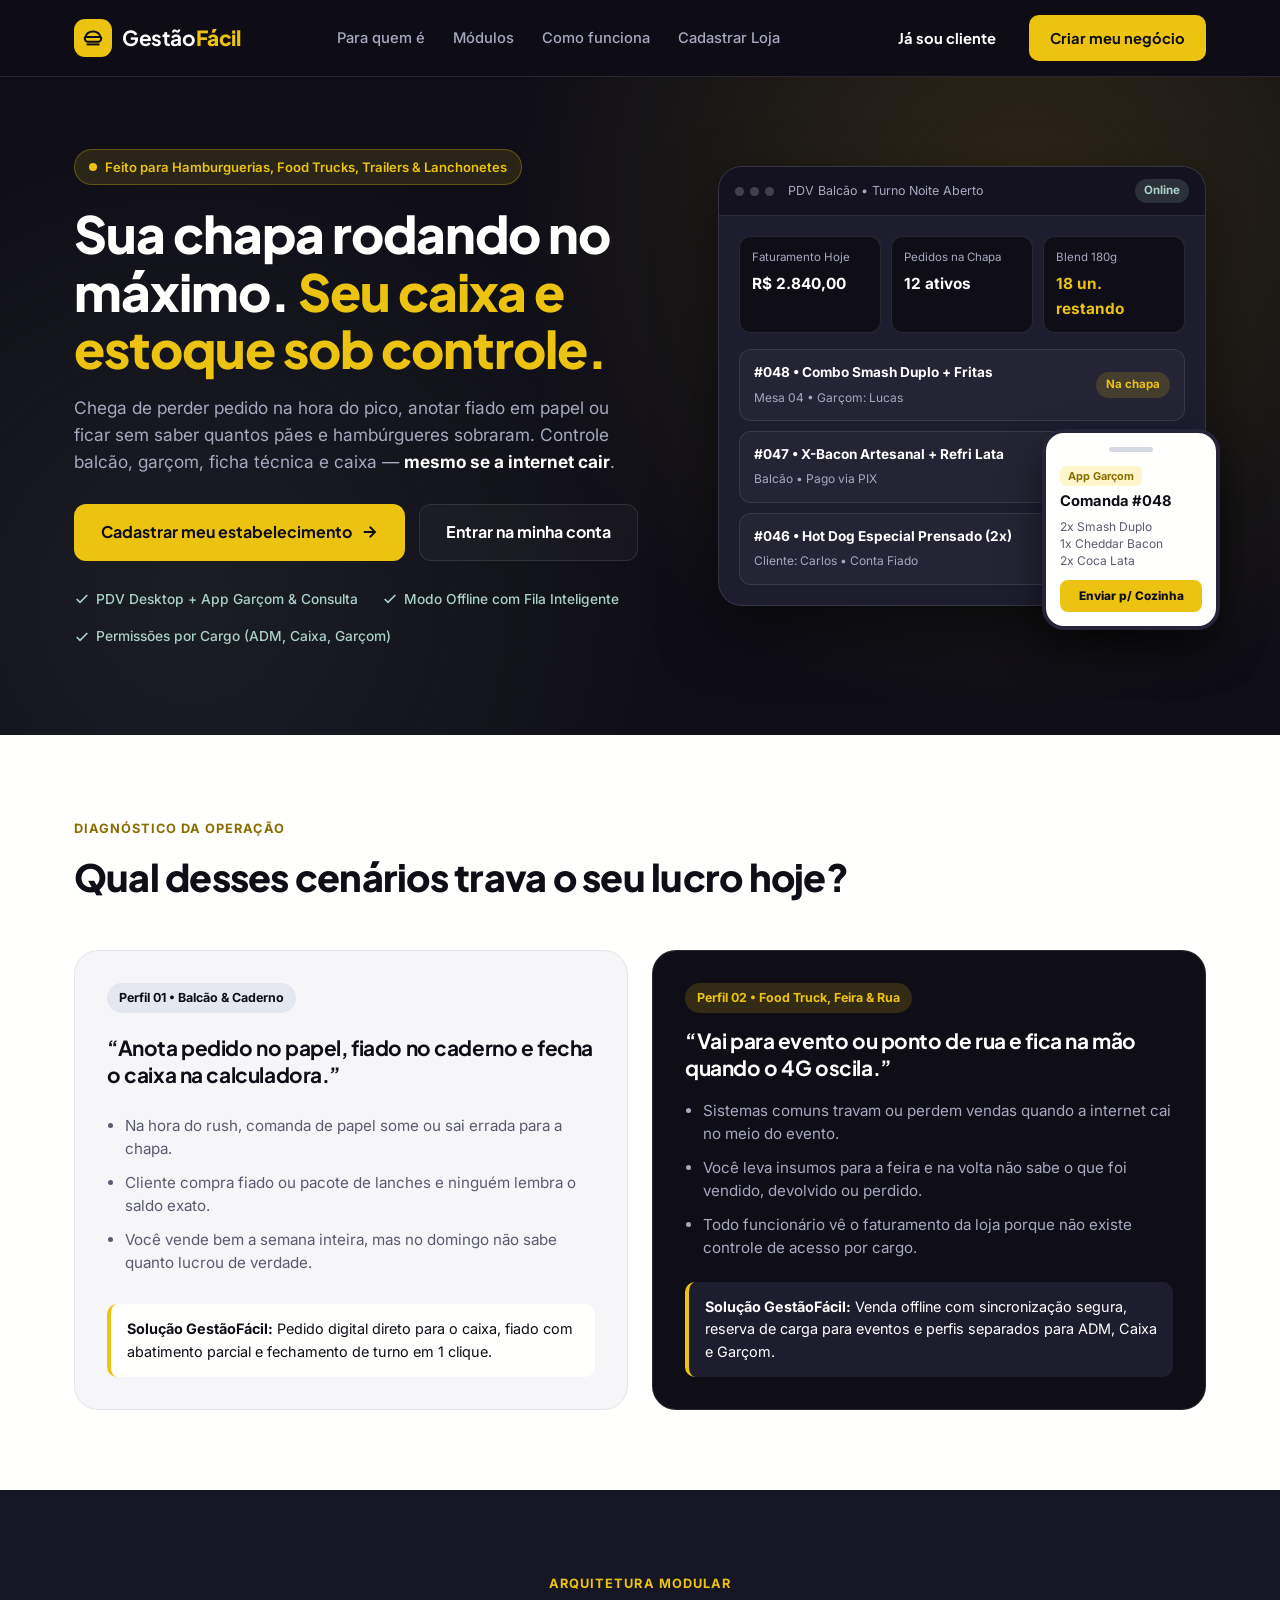
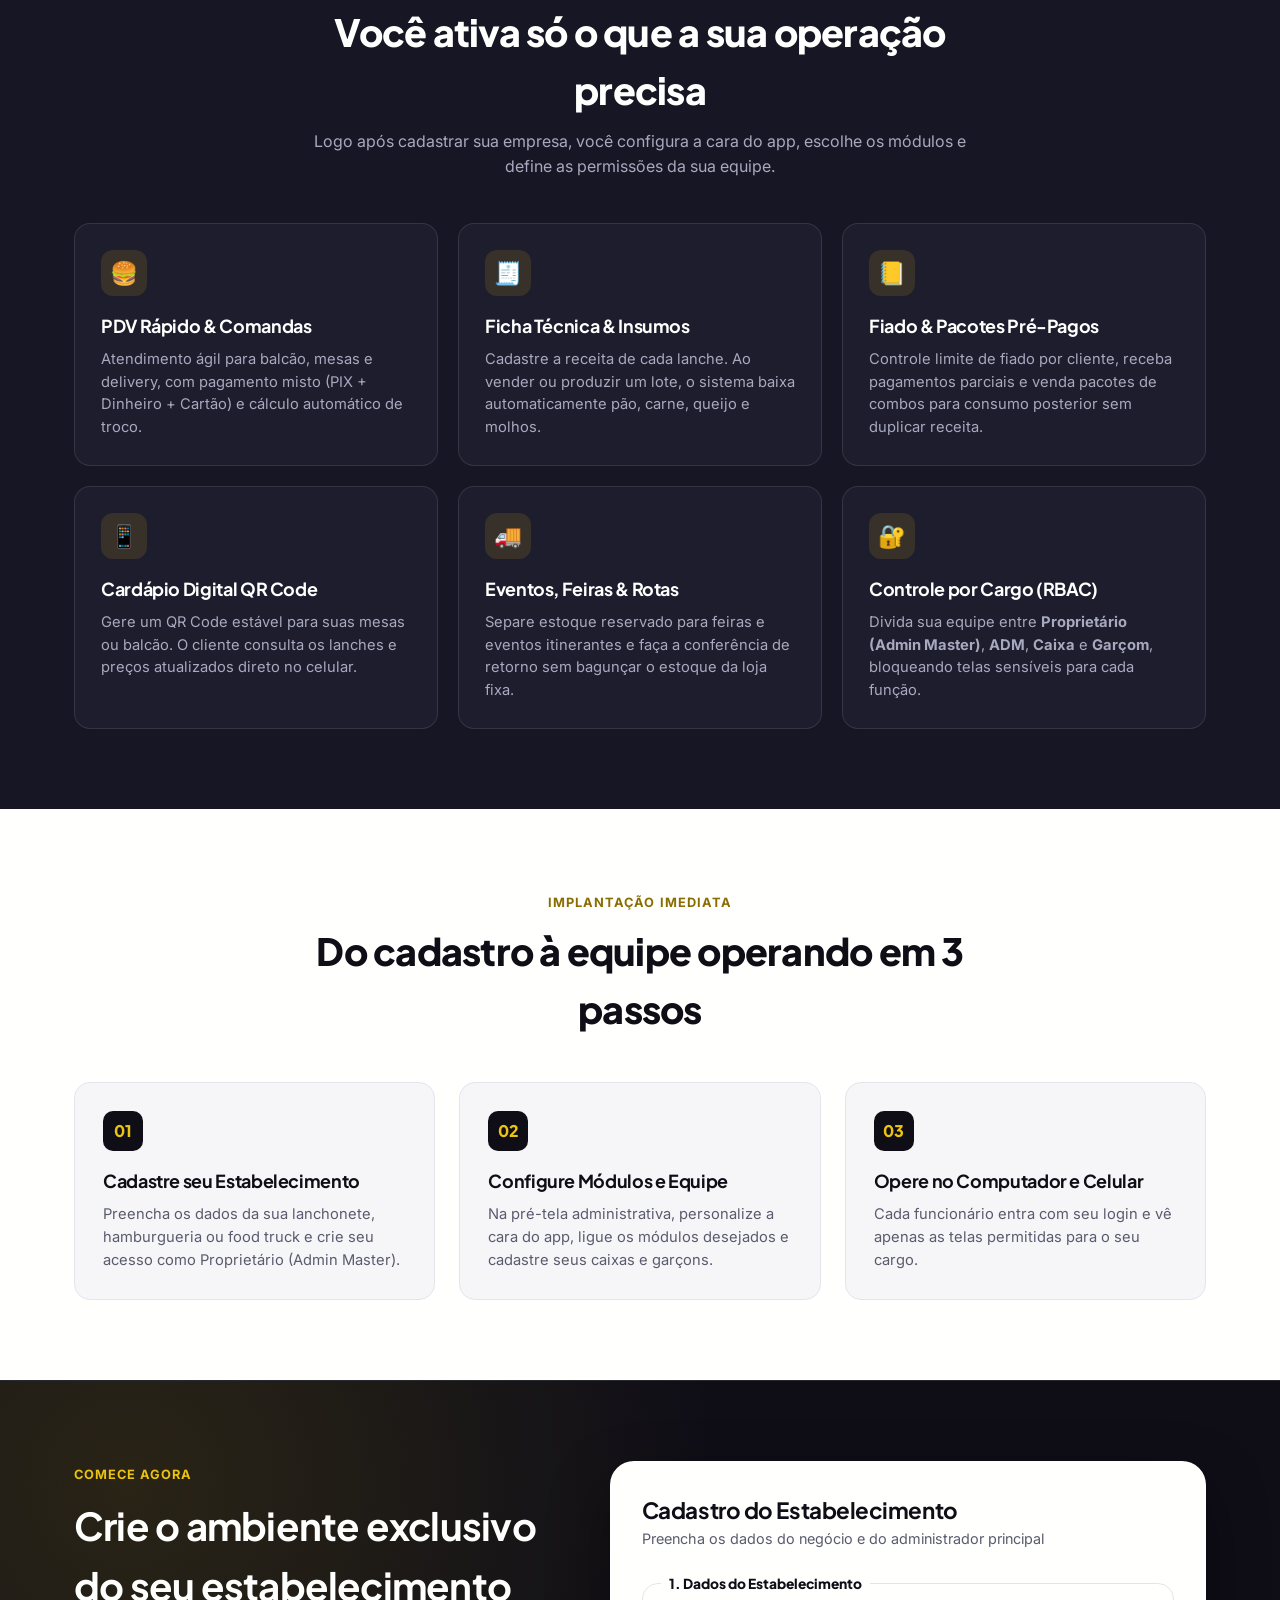
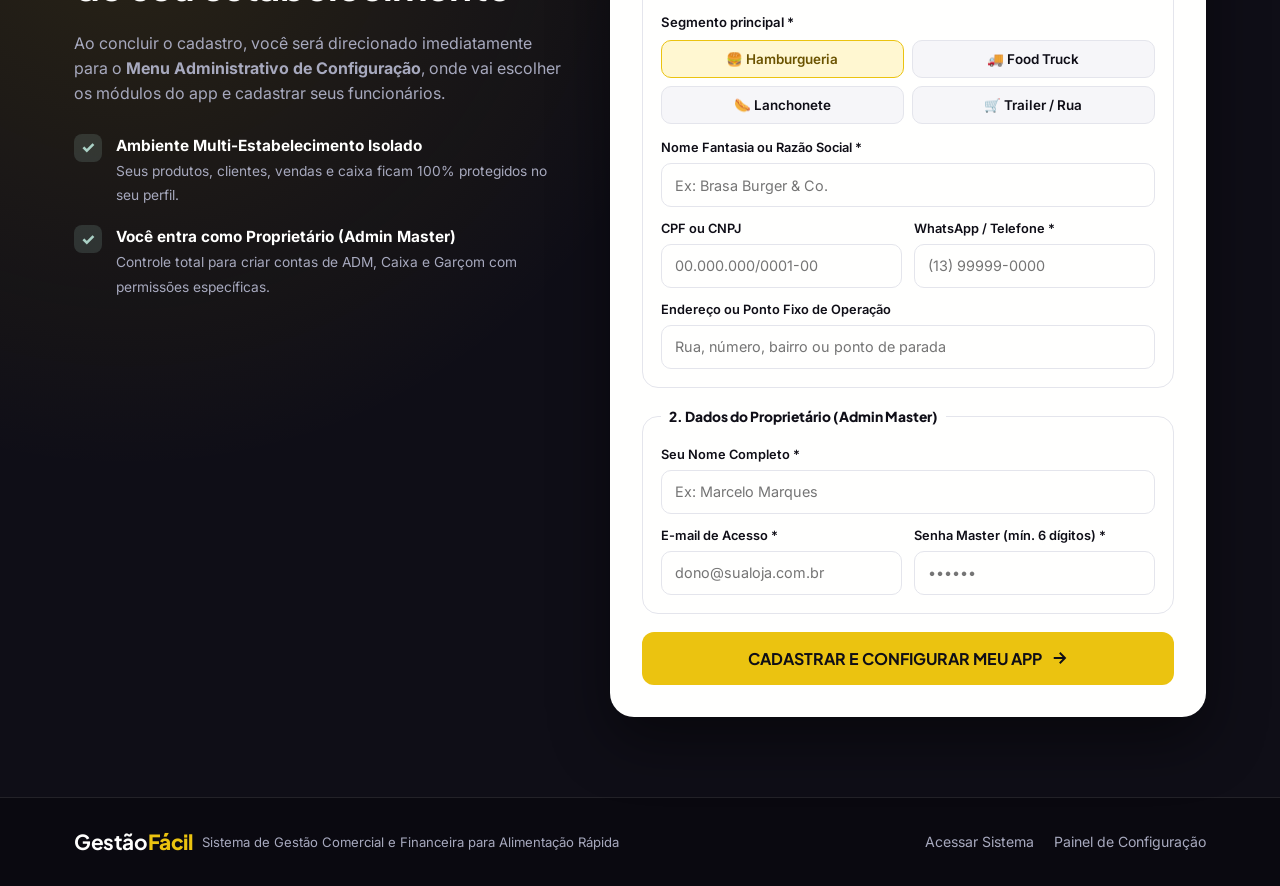
<file: landing.html>
<!DOCTYPE html>
<html lang="pt-BR">
<head>
  <meta charset="UTF-8" />
  <meta name="viewport" content="width=device-width, initial-scale=1.0" />
  <title>GestãoFácil — Sistema de Gestão para Hamburguerias, Food Trucks e Lanchonetes</title>
  <link rel="preconnect" href="https://fonts.googleapis.com" />
  <link rel="preconnect" href="https://fonts.gstatic.com" crossorigin />
  <link href="https://fonts.googleapis.com/css2?family=Inter:wght@400;500;600;700&family=Plus+Jakarta+Sans:wght@700;800&display=swap" rel="stylesheet" />
  <link rel="stylesheet" href="landing.css" />
</head>
<body>

  <!-- =========================================================
       HEADER FIXO
       ========================================================= -->
  <header class="navbar">
    <div class="container navbar__inner">
      <a href="#topo" class="brand">
        <span class="brand__badge">
          <svg viewBox="0 0 24 24" fill="none" stroke="currentColor" stroke-width="2.2">
            <path d="M4 11h16a1 1 0 0 1 1 1v.5a3.5 3.5 0 0 1-3.5 3.5h-11A3.5 3.5 0 0 1 3 12.5V12a1 1 0 0 1 1-1Z"/>
            <path d="M4 11c0-3.5 3.6-6 8-6s8 2.5 8 6"/>
            <path d="M5 19h14"/>
          </svg>
        </span>
        <span class="brand__name">Gestão<strong>Fácil</strong></span>
      </a>

      <nav class="navbar__links" aria-label="Navegação principal">
        <a href="#dores">Para quem é</a>
        <a href="#modulos">Módulos</a>
        <a href="#como-funciona">Como funciona</a>
        <a href="#cadastro-negocio">Cadastrar Loja</a>
      </nav>

      <div class="navbar__actions">
        <a href="login.html" class="btn btn--ghost">Já sou cliente</a>
        <a href="#cadastro-negocio" class="btn btn--primary">Criar meu negócio</a>
      </div>
    </div>
  </header>

  <main id="topo">

    <!-- =========================================================
         HERO SECTION — JUNK FOOD & STREET FOOD
         ========================================================= -->
    <section class="hero">
      <div class="container hero__grid">
        <div class="hero__content">
          <div class="pill-tag">
            <span class="pill-tag__dot"></span>
            Feito para Hamburguerias, Food Trucks, Trailers & Lanchonetes
          </div>

          <h1 class="hero__title">
            Sua chapa rodando no máximo. <span>Seu caixa e estoque sob controle.</span>
          </h1>

          <p class="hero__subtitle">
            Chega de perder pedido na hora do pico, anotar fiado em papel ou ficar sem saber quantos pães e hambúrgueres sobraram. Controle balcão, garçom, ficha técnica e caixa — <strong>mesmo se a internet cair</strong>.
          </p>

          <div class="hero__cta-group">
            <a href="#cadastro-negocio" class="btn btn--primary btn--lg">
              Cadastrar meu estabelecimento
              <svg viewBox="0 0 24 24" width="18" height="18" fill="none" stroke="currentColor" stroke-width="2.5">
                <path d="M5 12h14M13 5l7 7-7 7"/>
              </svg>
            </a>
            <a href="login.html" class="btn btn--outline btn--lg">Entrar na minha conta</a>
          </div>

          <ul class="hero__trust">
            <li>
              <svg viewBox="0 0 24 24" width="16" height="16" fill="none" stroke="currentColor" stroke-width="2.5"><polyline points="20 6 9 17 4 12"/></svg>
              PDV Desktop + App Garçom & Consulta
            </li>
            <li>
              <svg viewBox="0 0 24 24" width="16" height="16" fill="none" stroke="currentColor" stroke-width="2.5"><polyline points="20 6 9 17 4 12"/></svg>
              Modo Offline com Fila Inteligente
            </li>
            <li>
              <svg viewBox="0 0 24 24" width="16" height="16" fill="none" stroke="currentColor" stroke-width="2.5"><polyline points="20 6 9 17 4 12"/></svg>
              Permissões por Cargo (ADM, Caixa, Garçom)
            </li>
          </ul>
        </div>

        <!-- Mockup Combinado: Painel Desktop + Mobile Garçom -->
        <div class="hero__visual" aria-hidden="true">
          <div class="mockup-desktop">
            <div class="mockup-desktop__bar">
              <span></span><span></span><span></span>
              <small>PDV Balcão • Turno Noite Aberto</small>
              <em class="badge-online">Online</em>
            </div>
            <div class="mockup-desktop__body">
              <div class="mockup-kpis">
                <div class="kpi-box">
                  <span>Faturamento Hoje</span>
                  <strong>R$ 2.840,00</strong>
                </div>
                <div class="kpi-box">
                  <span>Pedidos na Chapa</span>
                  <strong>12 ativos</strong>
                </div>
                <div class="kpi-box kpi-box--warn">
                  <span>Blend 180g</span>
                  <strong>18 un. restando</strong>
                </div>
              </div>

              <div class="mockup-order-list">
                <div class="order-row">
                  <div>
                    <strong>#048 • Combo Smash Duplo + Fritas</strong>
                    <small>Mesa 04 • Garçom: Lucas</small>
                  </div>
                  <span class="tag-prep">Na chapa</span>
                </div>
                <div class="order-row">
                  <div>
                    <strong>#047 • X-Bacon Artesanal + Refri Lata</strong>
                    <small>Balcão • Pago via PIX</small>
                  </div>
                  <span class="tag-done">Entregue</span>
                </div>
                <div class="order-row">
                  <div>
                    <strong>#046 • Hot Dog Especial Prensado (2x)</strong>
                    <small>Cliente: Carlos • Conta Fiado</small>
                  </div>
                  <span class="tag-fiado">Fiado</span>
                </div>
              </div>
            </div>
          </div>

          <div class="mockup-mobile">
            <div class="mockup-mobile__notch"></div>
            <span class="mockup-mobile__role">App Garçom</span>
            <strong>Comanda #048</strong>
            <p>2x Smash Duplo<br>1x Cheddar Bacon<br>2x Coca Lata</p>
            <div class="mockup-mobile__btn">Enviar p/ Cozinha</div>
          </div>
        </div>
      </div>
    </section>

    <!-- =========================================================
         DORES REAIS DO SEGMENTO (2 PERFIS)
         ========================================================= -->
    <section id="dores" class="section section--light">
      <div class="container">
        <div class="section__head">
          <span class="eyebrow">Diagnóstico da Operação</span>
          <h2>Qual desses cenários trava o seu lucro hoje?</h2>
        </div>

        <div class="pain-grid">
          <article class="pain-card">
            <span class="pain-card__tag">Perfil 01 • Balcão & Caderno</span>
            <h3>“Anota pedido no papel, fiado no caderno e fecha o caixa na calculadora.”</h3>
            <ul>
              <li>Na hora do rush, comanda de papel some ou sai errada para a chapa.</li>
              <li>Cliente compra fiado ou pacote de lanches e ninguém lembra o saldo exato.</li>
              <li>Você vende bem a semana inteira, mas no domingo não sabe quanto lucrou de verdade.</li>
            </ul>
            <div class="pain-card__fix">
              <strong>Solução GestãoFácil:</strong> Pedido digital direto para o caixa, fiado com abatimento parcial e fechamento de turno em 1 clique.
            </div>
          </article>

          <article class="pain-card pain-card--dark">
            <span class="pain-card__tag pain-card__tag--gold">Perfil 02 • Food Truck, Feira & Rua</span>
            <h3>“Vai para evento ou ponto de rua e fica na mão quando o 4G oscila.”</h3>
            <ul>
              <li>Sistemas comuns travam ou perdem vendas quando a internet cai no meio do evento.</li>
              <li>Você leva insumos para a feira e na volta não sabe o que foi vendido, devolvido ou perdido.</li>
              <li>Todo funcionário vê o faturamento da loja porque não existe controle de acesso por cargo.</li>
            </ul>
            <div class="pain-card__fix pain-card__fix--gold">
              <strong>Solução GestãoFácil:</strong> Venda offline com sincronização segura, reserva de carga para eventos e perfis separados para ADM, Caixa e Garçom.
            </div>
          </article>
        </div>
      </div>
    </section>

    <!-- =========================================================
         MÓDULOS DO SISTEMA (ESPELHADOS NO MER v5.4)
         ========================================================= -->
    <section id="modulos" class="section section--dark">
      <div class="container">
        <div class="section__head section__head--center">
          <span class="eyebrow eyebrow--gold">Arquitetura Modular</span>
          <h2>Você ativa só o que a sua operação precisa</h2>
          <p>Logo após cadastrar sua empresa, você configura a cara do app, escolhe os módulos e define as permissões da sua equipe.</p>
        </div>

        <div class="modules-grid">
          <div class="module-card">
            <div class="module-card__icon">🍔</div>
            <h3>PDV Rápido & Comandas</h3>
            <p>Atendimento ágil para balcão, mesas e delivery, com pagamento misto (PIX + Dinheiro + Cartão) e cálculo automático de troco.</p>
          </div>

          <div class="module-card">
            <div class="module-card__icon">🧾</div>
            <h3>Ficha Técnica & Insumos</h3>
            <p>Cadastre a receita de cada lanche. Ao vender ou produzir um lote, o sistema baixa automaticamente pão, carne, queijo e molhos.</p>
          </div>

          <div class="module-card">
            <div class="module-card__icon">📒</div>
            <h3>Fiado & Pacotes Pré-Pagos</h3>
            <p>Controle limite de fiado por cliente, receba pagamentos parciais e venda pacotes de combos para consumo posterior sem duplicar receita.</p>
          </div>

          <div class="module-card">
            <div class="module-card__icon">📱</div>
            <h3>Cardápio Digital QR Code</h3>
            <p>Gere um QR Code estável para suas mesas ou balcão. O cliente consulta os lanches e preços atualizados direto no celular.</p>
          </div>

          <div class="module-card">
            <div class="module-card__icon">🚚</div>
            <h3>Eventos, Feiras & Rotas</h3>
            <p>Separe estoque reservado para feiras e eventos itinerantes e faça a conferência de retorno sem bagunçar o estoque da loja fixa.</p>
          </div>

          <div class="module-card">
            <div class="module-card__icon">🔐</div>
            <h3>Controle por Cargo (RBAC)</h3>
            <p>Divida sua equipe entre <strong>Proprietário (Admin Master)</strong>, <strong>ADM</strong>, <strong>Caixa</strong> e <strong>Garçom</strong>, bloqueando telas sensíveis para cada função.</p>
          </div>
        </div>
      </div>
    </section>

    <!-- =========================================================
         COMO FUNCIONA (3 PASSOS)
         ========================================================= -->
    <section id="como-funciona" class="section section--light">
      <div class="container">
        <div class="section__head section__head--center">
          <span class="eyebrow">Implantação Imediata</span>
          <h2>Do cadastro à equipe operando em 3 passos</h2>
        </div>

        <div class="steps-grid">
          <div class="step-item">
            <span class="step-item__num">01</span>
            <h3>Cadastre seu Estabelecimento</h3>
            <p>Preencha os dados da sua lanchonete, hamburgueria ou food truck e crie seu acesso como Proprietário (Admin Master).</p>
          </div>
          <div class="step-item">
            <span class="step-item__num">02</span>
            <h3>Configure Módulos e Equipe</h3>
            <p>Na pré-tela administrativa, personalize a cara do app, ligue os módulos desejados e cadastre seus caixas e garçons.</p>
          </div>
          <div class="step-item">
            <span class="step-item__num">03</span>
            <h3>Opere no Computador e Celular</h3>
            <p>Cada funcionário entra com seu login e vê apenas as telas permitidas para o seu cargo.</p>
          </div>
        </div>
      </div>
    </section>

    <!-- =========================================================
         FORMULÁRIO COMPLETO DE CADASTRO DO ESTABELECIMENTO (MER v5.4)
         Tabelas: ESTABELECIMENTO + USUARIO (Admin Master)
         ========================================================= -->
    <section id="cadastro-negocio" class="section section--signup">
      <div class="container signup-layout">
        <div class="signup-pitch">
          <span class="eyebrow eyebrow--gold">Comece Agora</span>
          <h2>Crie o ambiente exclusivo do seu estabelecimento</h2>
          <p>
            Ao concluir o cadastro, você será direcionado imediatamente para o <strong>Menu Administrativo de Configuração</strong>, onde vai escolher os módulos do app e cadastrar seus funcionários.
          </p>

          <div class="signup-checklist">
            <div class="check-row">
              <span>✓</span>
              <div>
                <strong>Ambiente Multi-Estabelecimento Isolado</strong>
                <small>Seus produtos, clientes, vendas e caixa ficam 100% protegidos no seu perfil.</small>
              </div>
            </div>
            <div class="check-row">
              <span>✓</span>
              <div>
                <strong>Você entra como Proprietário (Admin Master)</strong>
                <small>Controle total para criar contas de ADM, Caixa e Garçom com permissões específicas.</small>
              </div>
            </div>
          </div>
        </div>

        <div class="signup-card">
          <div class="signup-card__header">
            <h3>Cadastro do Estabelecimento</h3>
            <p>Preencha os dados do negócio e do administrador principal</p>
          </div>

          <form id="establishmentSignupForm" novalidate>
            <!-- BLOCO 1: TABELA ESTABELECIMENTO -->
            <fieldset class="form-group-block">
              <legend>1. Dados do Estabelecimento</legend>

              <label class="field-label">Segmento principal *</label>
              <div class="segment-selector" id="segmentSelector">
                <button type="button" class="seg-btn active" data-segment="Hamburgueria">🍔 Hamburgueria</button>
                <button type="button" class="seg-btn" data-segment="Food Truck">🚚 Food Truck</button>
                <button type="button" class="seg-btn" data-segment="Lanchonete">🌭 Lanchonete</button>
                <button type="button" class="seg-btn" data-segment="Ambulante / Trailer">🛒 Trailer / Rua</button>
              </div>

              <div class="field-row">
                <div class="field">
                  <label for="estNome">Nome Fantasia ou Razão Social *</label>
                  <input type="text" id="estNome" name="nome" maxlength="150" placeholder="Ex: Brasa Burger & Co." required />
                </div>
              </div>

              <div class="field-row field-row--2col">
                <div class="field">
                  <label for="estDocumento">CPF ou CNPJ</label>
                  <input type="text" id="estDocumento" name="documento" maxlength="20" placeholder="00.000.000/0001-00" />
                </div>
                <div class="field">
                  <label for="estTelefone">WhatsApp / Telefone *</label>
                  <input type="tel" id="estTelefone" name="telefone" maxlength="20" placeholder="(13) 99999-0000" required />
                </div>
              </div>

              <div class="field-row">
                <div class="field">
                  <label for="estEndereco">Endereço ou Ponto Fixo de Operação</label>
                  <input type="text" id="estEndereco" name="endereco" maxlength="255" placeholder="Rua, número, bairro ou ponto de parada" />
                </div>
              </div>
            </fieldset>

            <!-- BLOCO 2: TABELA USUARIO (PROPRIETÁRIO / ADMIN MASTER) -->
            <fieldset class="form-group-block">
              <legend>2. Dados do Proprietário (Admin Master)</legend>

              <div class="field-row">
                <div class="field">
                  <label for="admNome">Seu Nome Completo *</label>
                  <input type="text" id="admNome" name="adm_nome" maxlength="150" placeholder="Ex: Marcelo Marques" required />
                </div>
              </div>

              <div class="field-row field-row--2col">
                <div class="field">
                  <label for="admEmail">E-mail de Acesso *</label>
                  <input type="email" id="admEmail" name="adm_email" maxlength="150" placeholder="dono@sualoja.com.br" required />
                </div>
                <div class="field">
                  <label for="admSenha">Senha Master (mín. 6 dígitos) *</label>
                  <input type="password" id="admSenha" name="adm_senha" minlength="6" placeholder="••••••" required />
                </div>
              </div>
            </fieldset>

            <div id="signupError" class="alert-error" role="alert">
              Por favor, preencha todos os campos obrigatórios (*) e crie uma senha com pelo menos 6 caracteres.
            </div>

            <button type="submit" class="btn btn--primary btn--full btn--lg">
              CADASTRAR E CONFIGURAR MEU APP
              <svg viewBox="0 0 24 24" width="18" height="18" fill="none" stroke="currentColor" stroke-width="2.5">
                <path d="M5 12h14M13 5l7 7-7 7"/>
              </svg>
            </button>
          </form>
        </div>
      </div>
    </section>

  </main>

  <!-- =========================================================
       FOOTER
       ========================================================= -->
  <footer class="footer">
    <div class="container footer__inner">
      <div class="brand">
        <span class="brand__name">Gestão<strong>Fácil</strong></span>
        <small>Sistema de Gestão Comercial e Financeira para Alimentação Rápida</small>
      </div>
      <div class="footer__links">
        <a href="login.html">Acessar Sistema</a>
        <a href="configurar-estabelecimento.html">Painel de Configuração</a>
      </div>
    </div>
  </footer>

  <script>
    // Seleção de segmento
    const segButtons = document.querySelectorAll('.seg-btn');
    let selectedSegment = 'Hamburgueria';

    segButtons.forEach(btn => {
      btn.addEventListener('click', () => {
        segButtons.forEach(b => b.classList.remove('active'));
        btn.classList.add('active');
        selectedSegment = btn.dataset.segment;
      });
    });

    // Máscara simples de telefone
    const telInput = document.getElementById('estTelefone');
    telInput.addEventListener('input', (e) => {
      let v = e.target.value.replace(/\D/g, '').slice(0, 11);
      if (v.length > 6) {
        e.target.value = `(${v.slice(0,2)}) ${v.slice(2,7)}-${v.slice(7)}`;
      } else if (v.length > 2) {
        e.target.value = `(${v.slice(0,2)}) ${v.slice(2)}`;
      } else {
        e.target.value = v;
      }
    });

    // Submissão do cadastro completo -> Salva e redireciona para a Pré-Tela Administrativa
    const form = document.getElementById('establishmentSignupForm');
    const errorBox = document.getElementById('signupError');

    form.addEventListener('submit', (e) => {
      e.preventDefault();

      const estNome = document.getElementById('estNome').value.trim();
      const estDocumento = document.getElementById('estDocumento').value.trim();
      const estTelefone = document.getElementById('estTelefone').value.trim();
      const estEndereco = document.getElementById('estEndereco').value.trim();
      const admNome = document.getElementById('admNome').value.trim();
      const admEmail = document.getElementById('admEmail').value.trim();
      const admSenha = document.getElementById('admSenha').value;

      if (!estNome || !estTelefone || !admNome || !admEmail.includes('@') || admSenha.length < 6) {
        errorBox.style.display = 'block';
        return;
      }

      errorBox.style.display = 'none';

      // Estrutura alinhada ao MER v5.4 (ESTABELECIMENTO + USUARIO + RBAC + MÓDULOS)
      const tenantPayload = {
        estabelecimento: {
          id_estabelecimento: Date.now(),
          nome: estNome,
          segmento: selectedSegment,
          documento: estDocumento || null,
          telefone: estTelefone,
          endereco: estEndereco || null,
          criado_em: new Date().toISOString()
        },
        aparencia: {
          cor_destaque: '#EBC310',
          tema_nome: 'Amarelo Cheddar (Padrão)',
          canais_venda: ['BALCAO', 'MESA', 'DELIVERY'],
          mensagem_recibo: 'Obrigado pela preferência! Volte sempre.'
        },
        modulos: {
          pdv_caixa: true,
          estoque_ledger: true,
          ficha_tecnica: true,
          fiado_recebimentos: true,
          pacotes_consumo: false,
          cardapio_qr: true,
          eventos_rotas_gps: selectedSegment === 'Food Truck' || selectedSegment === 'Ambulante / Trailer',
          estoque_negativo_autorizado: false
        },
        equipe: [
          {
            id_usuario: 1,
            nome: admNome,
            email: admEmail,
            grupo: 'ADMIN_MASTER',
            grupo_label: 'Proprietário (Admin Master)',
            ativo: true,
            is_owner: true
          }
        ]
      };

      localStorage.setItem('gf_tenant_setup', JSON.stringify(tenantPayload));
      localStorage.setItem('gf_usuario', JSON.stringify({ nome: admNome, email: admEmail, ativo: true }));

      window.location.href = 'configurar-estabelecimento.html';
    });
  </script>
</body>
</html>
</file>
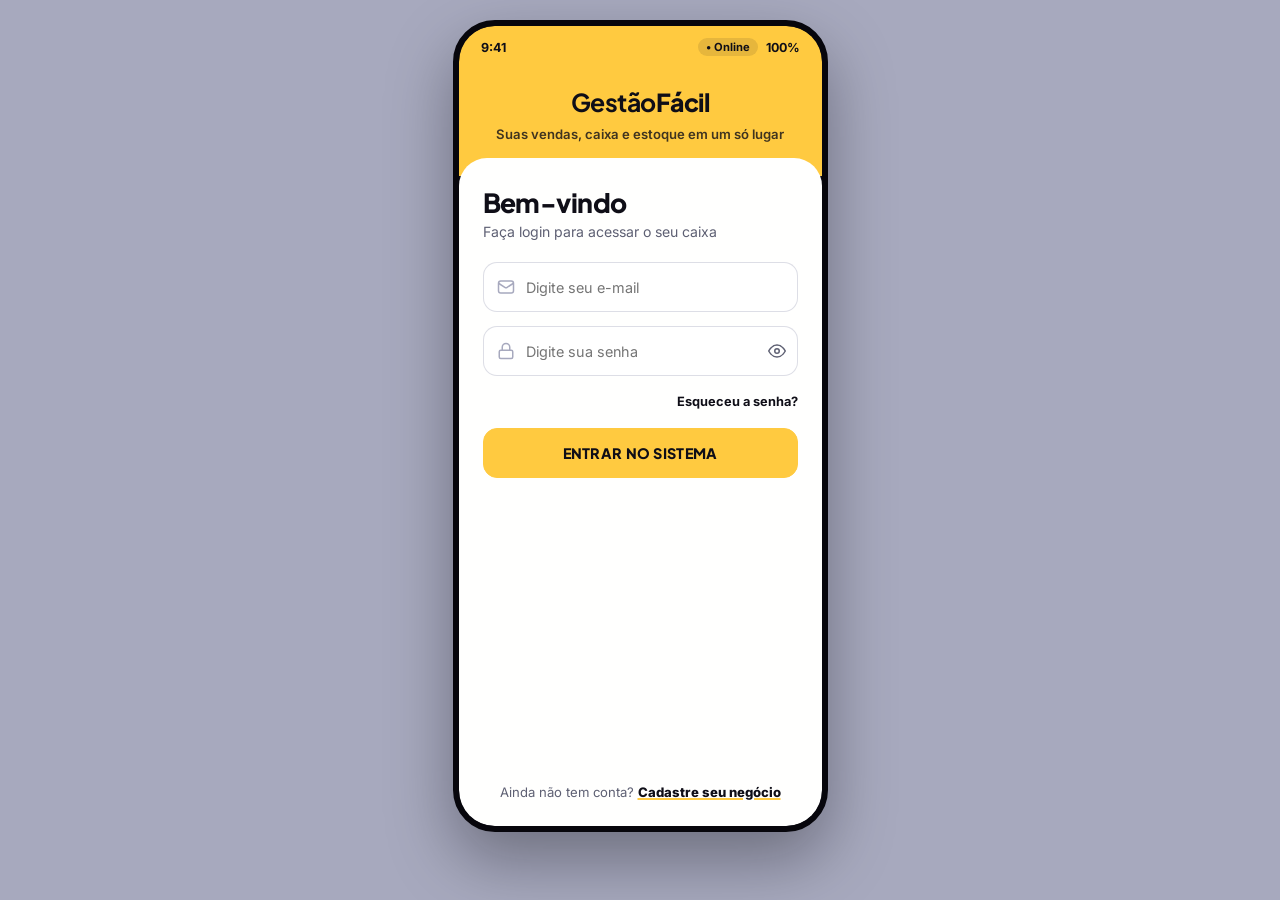
<file: login.html>
<!DOCTYPE html>
<html lang="pt-BR">
<head>
  <meta charset="UTF-8" />
  <meta name="viewport" content="width=device-width, initial-scale=1.0" />
  <title>GestãoFácil — Login Mobile</title>
  <link rel="preconnect" href="https://fonts.googleapis.com" />
  <link rel="preconnect" href="https://fonts.gstatic.com" crossorigin />
  <link href="https://fonts.googleapis.com/css2?family=Inter:wght@400;500;600;700&family=Plus+Jakarta+Sans:wght@700;800&display=swap" rel="stylesheet" />
  <link rel="stylesheet" href="mobile-onboarding.css" />
</head>
<body>

  <main class="phone-frame" aria-label="Tela de Login GestãoFácil">
    <!-- Barra de Status & Cabeçalho Amarelo -->
    <header class="mobile-hero-header">
      <div class="status-bar">
        <span class="status-bar__time">9:41</span>
        <div class="status-bar__right">
          <span class="badge-conn" id="connBadge">• Online</span>
          <span class="status-bar__battery">100%</span>
        </div>
      </div>

      <div class="brand-lockup">
        <span class="brand-lockup__title">Gestão<strong>Fácil</strong></span>
      </div>
      <p class="mobile-hero-header__tagline">Suas vendas, caixa e estoque em um só lugar</p>
    </header>

    <!-- Corpo Branco Arredondado -->
    <section class="mobile-sheet mobile-sheet--login">
      <div class="sheet-heading">
        <h1>Bem-vindo</h1>
        <p>Faça login para acessar o seu caixa</p>
      </div>

      <form id="loginForm" class="auth-form" novalidate>
        <div class="input-box">
          <svg class="input-box__icon" width="18" height="18" viewBox="0 0 24 24" fill="none" stroke="currentColor" stroke-width="2">
            <rect x="2" y="4" width="20" height="16" rx="3" />
            <path d="m22 7-8.97 5.7a1.94 1.94 0 0 1-2.06 0L2 7" />
          </svg>
          <input type="email" id="loginEmail" placeholder="Digite seu e-mail" autocomplete="email" required />
        </div>

        <div class="input-box">
          <svg class="input-box__icon" width="18" height="18" viewBox="0 0 24 24" fill="none" stroke="currentColor" stroke-width="2">
            <rect x="3" y="11" width="18" height="11" rx="2" />
            <path d="M7 11V7a5 5 0 0 1 10 0v4" />
          </svg>
          <input type="password" id="loginPassword" placeholder="Digite sua senha" autocomplete="current-password" required />
          <button type="button" id="toggleLoginPass" class="input-box__eye" aria-label="Mostrar senha">
            <svg width="18" height="18" viewBox="0 0 24 24" fill="none" stroke="currentColor" stroke-width="2">
              <path d="M1 12s4-8 11-8 11 8 11 8-4 8-11 8-11-8-11-8z" />
              <circle cx="12" cy="12" r="3" />
            </svg>
          </button>
        </div>

        <p id="loginError" class="inline-error">Preencha seu e-mail e senha para continuar.</p>

        <div class="forgot-row">
          <a href="#recuperar" id="forgotLink">Esqueceu a senha?</a>
        </div>

        <button type="submit" class="btn-gold">ENTRAR NO SISTEMA</button>
      </form>

      <footer class="login-bottom-link">
        Ainda não tem conta? <a href="cadastro-estabelecimento-mobile.html">Cadastre seu negócio</a>
      </footer>
    </section>
  </main>

  <script>
    // Garante que a tela permaneça no login até o usuário enviar o formulário
    const loginPass = document.getElementById('loginPassword');
    document.getElementById('toggleLoginPass').addEventListener('click', () => {
      loginPass.type = loginPass.type === 'password' ? 'text' : 'password';
    });

    document.getElementById('loginForm').addEventListener('submit', (e) => {
      e.preventDefault();
      const email = document.getElementById('loginEmail').value.trim().toLowerCase();
      const pass = loginPass.value;
      const err = document.getElementById('loginError');

      if (!email.includes('@') || pass.length < 4) {
        err.textContent = 'Preencha seu e-mail e senha para continuar.';
        err.style.display = 'block';
        return;
      }

      const savedSetup = JSON.parse(localStorage.getItem('gf_tenant_setup'));
      if (!savedSetup || !Array.isArray(savedSetup.equipe)) {
        err.textContent = 'Nenhum estabelecimento cadastrado ainda. Clique em "Cadastre seu negócio" abaixo.';
        err.style.display = 'block';
        return;
      }

      const matchedUser = savedSetup.equipe.find(u => u.email.toLowerCase() === email);
      if (!matchedUser) {
        err.textContent = 'E-mail não encontrado neste estabelecimento.';
        err.style.display = 'block';
        return;
      }

      if (matchedUser.senha && matchedUser.senha !== pass) {
        err.textContent = 'Senha incorreta. Verifique e tente novamente.';
        err.style.display = 'block';
        return;
      }

      err.style.display = 'none';

      // Salva a sessão ativa do usuário autenticado
      localStorage.setItem('gf_active_session', JSON.stringify({
        id_usuario: matchedUser.id_usuario,
        nome: matchedUser.nome,
        email: matchedUser.email,
        grupo: matchedUser.grupo,
        grupo_label: matchedUser.grupo_label,
        is_owner: Boolean(matchedUser.is_owner)
      }));

      // Direciona sempre para a Tela Inicial (Hub de Rotas)
      window.location.href = 'inicio-mobile.html';
    });
  </script>
</body>
</html>
</file>
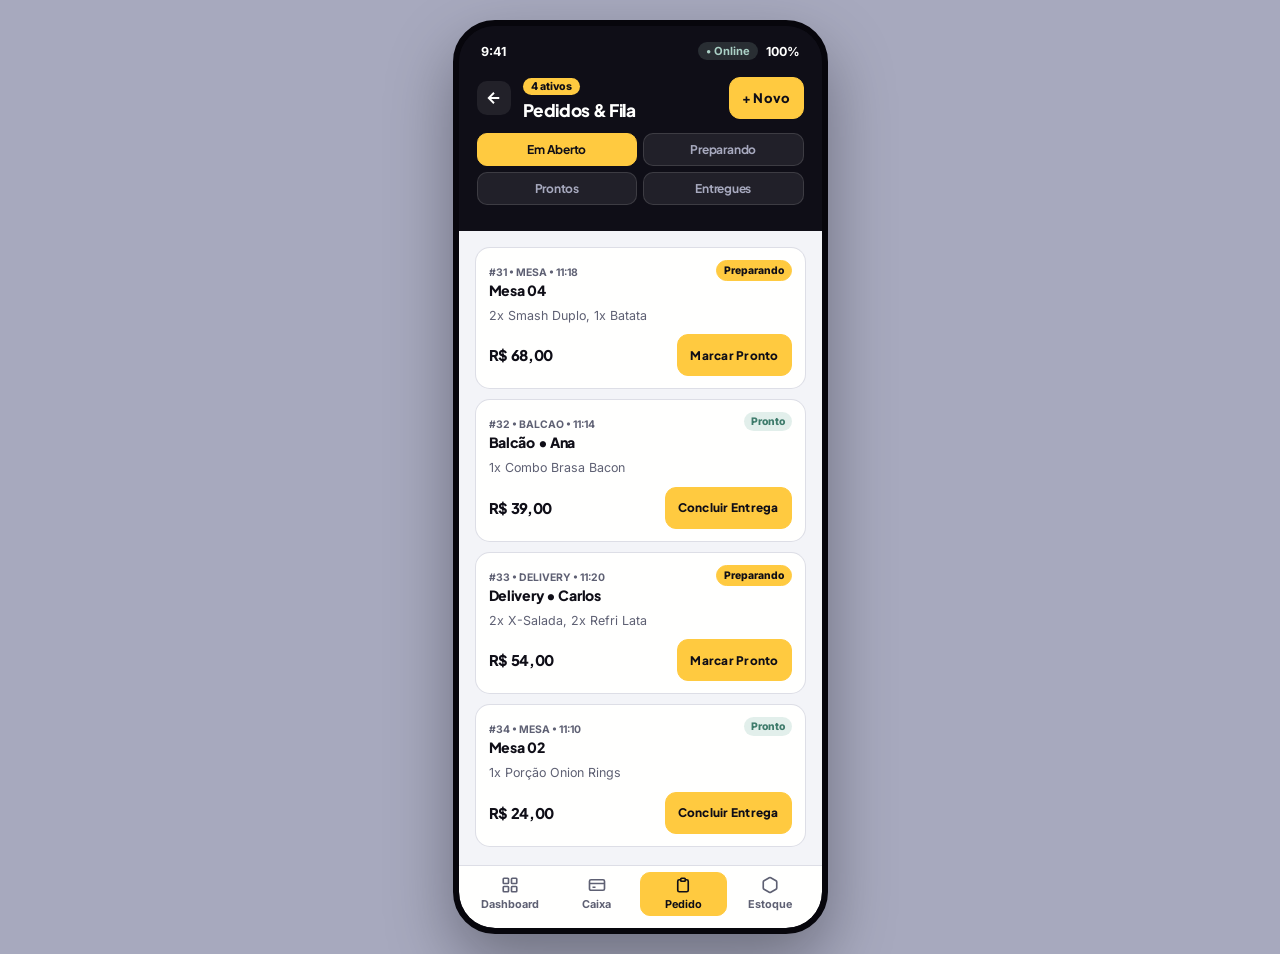
<file: pedidos-mobile.html>
<!DOCTYPE html>
<html lang="pt-BR">
<head>
  <meta charset="UTF-8" />
  <meta name="viewport" content="width=device-width, initial-scale=1.0" />
  <title>GestãoFácil — Pedidos &amp; Fila</title>
  <link rel="stylesheet" href="mobile-onboarding.css" />
</head>
<body>

  <main class="phone-frame" aria-label="Pedidos e Fila de Preparo">
    <!-- Cabeçalho Escuro -->
    <header class="mobile-top-nav">
      <div class="status-bar status-bar--dark">
        <span class="status-bar__time">9:41</span>
        <div class="status-bar__right">
          <span class="badge-conn badge-conn--dark">• Online</span>
          <span class="status-bar__battery">100%</span>
        </div>
      </div>

      <div class="nav-title-row" style="padding-bottom: 12px;">
        <a href="dashboard-mobile.html" class="back-btn" aria-label="Voltar para o Dashboard">
          <svg viewBox="0 0 24 24" width="18" height="18" fill="none" stroke="currentColor" stroke-width="2.5">
            <path d="M19 12H5M12 19l-7-7 7-7"/>
          </svg>
        </a>
        <div style="flex: 1; min-width: 0;">
          <span class="badge-gold-pill" id="pedActiveSummary">4 ativos</span>
          <h2>Pedidos &amp; Fila</h2>
        </div>
        <button type="button" id="btnOpenNewOrder" class="btn-gold btn-gold--sm" style="width: auto; padding: 8px 12px;">
          + Novo
        </button>
      </div>

      <!-- Abas de Filtro por Etapa -->
      <div class="est-top-tabs" role="tablist" aria-label="Filtrar status dos pedidos">
        <button type="button" class="est-top-tab active" data-status="ATIVOS">Em Aberto</button>
        <button type="button" class="est-top-tab" data-status="EM_PREPARO">Preparando</button>
        <button type="button" class="est-top-tab" data-status="PRONTO">Prontos</button>
        <button type="button" class="est-top-tab" data-status="ENTREGUE">Entregues</button>
      </div>
    </header>

    <!-- Conteúdo Rolável -->
    <section class="mobile-scroll-body est-body">

      <!-- Aviso caso o módulo esteja desligado no Controle do App -->
      <div id="pedModuleOffBanner" class="est-readonly-note" style="display: none;">
        O módulo <strong>Pedidos &amp; Fila de Cozinha</strong> está desativado em Controle do App. Você ainda pode registrar vendas diretas aqui.
      </div>

      <!-- Lista de Comandas / Pedidos -->
      <div id="pedOrdersList" class="est-list"></div>

      <!-- Formulário Rápido de Novo Pedido (Expansível) -->
      <div id="newOrderCard" class="m-card" style="display: none; margin-top: 12px; border: 1.5px solid var(--bg-dark);">
        <div style="display: flex; justify-content: space-between; align-items: center; margin-bottom: 10px;">
          <h3 class="m-card__title" style="margin: 0;">Novo Pedido Rápido</h3>
          <button type="button" id="btnCloseNewOrder" class="m-del-btn" aria-label="Fechar formulário">✕</button>
        </div>

        <form id="newOrderForm">
          <div class="m-field-2col">
            <div class="m-field">
              <label for="ordCliente">Mesa ou Cliente *</label>
              <input type="text" id="ordCliente" placeholder="Ex: Mesa 05 ou Ana" required />
            </div>
            <div class="m-field">
              <label for="ordCanal">Canal *</label>
              <select id="ordCanal">
                <option value="BALCAO">Balcão</option>
                <option value="MESA">Mesa</option>
                <option value="DELIVERY">Delivery</option>
              </select>
            </div>
          </div>

          <div class="m-field">
            <label for="ordItens">Itens do Pedido *</label>
            <input type="text" id="ordItens" placeholder="Ex: 2x Smash Duplo, 1x Refri Lata" required />
          </div>

          <div class="m-field-2col">
            <div class="m-field">
              <label for="ordTotal">Valor Total (R$) *</label>
              <input type="number" id="ordTotal" step="0.01" min="0.50" placeholder="45.00" required />
            </div>
            <div class="m-field">
              <label for="ordPagamento">Pagamento</label>
              <select id="ordPagamento">
                <option value="pix">Pix</option>
                <option value="cartao">Cartão</option>
                <option value="dinheiro">Dinheiro</option>
                <option value="fiado">Fiado</option>
              </select>
            </div>
          </div>

          <label style="display: flex; align-items: center; gap: 8px; font-size: 0.78rem; margin-bottom: 12px; cursor: pointer;">
            <input type="checkbox" id="ordDirectSale" />
            <span>Entrega imediata (pular cozinha e concluir agora)</span>
          </label>

          <button type="submit" class="btn-gold">LANÇAR PEDIDO</button>
        </form>
      </div>

    </section>

    <!-- Barra de Navegação Inferior Unificada -->
    <nav class="bottom-nav" aria-label="Navegação Principal">
      <a href="dashboard-mobile.html" class="bottom-nav__item">
        <svg width="18" height="18" viewBox="0 0 24 24" fill="none" stroke="currentColor" stroke-width="2.2">
          <rect x="3" y="3" width="7" height="7" rx="1"/>
          <rect x="14" y="3" width="7" height="7" rx="1"/>
          <rect x="14" y="14" width="7" height="7" rx="1"/>
          <rect x="3" y="14" width="7" height="7" rx="1"/>
        </svg>
        <span>Dashboard</span>
      </a>
      <a href="caixa-mobile.html" id="navCaixa" class="bottom-nav__item">
        <svg width="18" height="18" viewBox="0 0 24 24" fill="none" stroke="currentColor" stroke-width="2.2">
          <rect x="2" y="5" width="20" height="14" rx="2"/>
          <path d="M2 10h20M6 15h4"/>
        </svg>
        <span>Caixa</span>
      </a>
      <a href="pedidos-mobile.html" class="bottom-nav__item active" aria-current="page">
        <svg width="18" height="18" viewBox="0 0 24 24" fill="none" stroke="currentColor" stroke-width="2.2">
          <path d="M9 5H7a2 2 0 0 0-2 2v12a2 2 0 0 0 2 2h10a2 2 0 0 0 2-2V7a2 2 0 0 0-2-2h-2"/>
          <rect x="9" y="3" width="6" height="4" rx="1"/>
        </svg>
        <span>Pedido</span>
      </a>
      <a href="estoque-mobile.html" class="bottom-nav__item">
        <svg width="18" height="18" viewBox="0 0 24 24" fill="none" stroke="currentColor" stroke-width="2.2">
          <path d="M21 16V8a2 2 0 0 0-1-1.73l-7-4a2 2 0 0 0-2 0l-7 4A2 2 0 0 0 3 8v8a2 2 0 0 0 1 1.73l7 4a2 2 0 0 0 2 0l7-4A2 2 0 0 0 21 16z"/>
        </svg>
        <span>Estoque</span>
      </a>
    </nav>

    <div id="pedToast" class="m-toast">Pedido atualizado!</div>
  </main>

  <script>
    const state = JSON.parse(localStorage.getItem('gf_tenant_setup')) || {
      aparencia: { canais_venda: ['BALCAO', 'MESA', 'DELIVERY'] },
      modulos: { pedidos_cozinha: true },
      equipe: [{ nome: 'Proprietário', grupo: 'ADMIN_MASTER' }]
    };

    let appData = JSON.parse(localStorage.getItem('gf_app_data')) || {
      caixa: { aberto: true, fundo_troco: 100.00, pix: 185.00, cartao: 112.00, dinheiro: 42.00, sangrias: 0.00 },
      pedidos: [
        { id: 31, cliente: 'Mesa 04', canal: 'MESA', itens: '2x Smash Duplo, 1x Batata', total: 68.00, status: 'EM_PREPARO', hora: '11:18' },
        { id: 32, cliente: 'Balcão • Ana', canal: 'BALCAO', itens: '1x Combo Brasa Bacon', total: 39.00, status: 'PRONTO', hora: '11:14' },
        { id: 33, cliente: 'Delivery • Carlos', canal: 'DELIVERY', itens: '2x X-Salada, 2x Refri Lata', total: 54.00, status: 'EM_PREPARO', hora: '11:20' },
        { id: 34, cliente: 'Mesa 02', canal: 'MESA', itens: '1x Porção Onion Rings', total: 24.00, status: 'PRONTO', hora: '11:10' },
        { id: 30, cliente: 'Balcão • João', canal: 'BALCAO', itens: '1x X-Burger Clássico', total: 26.00, status: 'ENTREGUE', hora: '10:55' }
      ],
      estoque: [],
      fiado: []
    };

    const session = JSON.parse(localStorage.getItem('gf_active_session')) || state.equipe[0];
    const fmtBRL = (v) => Number(v || 0).toLocaleString('pt-BR', { style: 'currency', currency: 'BRL' });

    function showToast(msg) {
      const t = document.getElementById('pedToast');
      t.textContent = msg;
      t.classList.add('show');
      clearTimeout(t._timer);
      t._timer = setTimeout(() => t.classList.remove('show'), 2200);
    }

    // Trava RBAC para Garçom na aba Caixa
    if (session && session.grupo === 'GARCOM') {
      const navCaixa = document.getElementById('navCaixa');
      navCaixa.style.opacity = '0.45';
      navCaixa.addEventListener('click', (e) => {
        e.preventDefault();
        showToast('Caixa restrito ao Operador ou ADM.');
      });
    }

    // Aviso se o módulo estiver desativado
    if (state.modulos && state.modulos.pedidos_cozinha === false) {
      document.getElementById('pedModuleOffBanner').style.display = 'block';
      document.getElementById('ordDirectSale').checked = true;
    }

    // Filtra canais ativos configurados pela loja
    const canaisAtivos = (state.aparencia && state.aparencia.canais_venda) || ['BALCAO', 'MESA', 'DELIVERY'];
    const canalSelect = document.getElementById('ordCanal');
    Array.from(canalSelect.options).forEach(opt => {
      if (!canaisAtivos.includes(opt.value)) opt.remove();
    });

    let currentStatusFilter = 'ATIVOS';

    const statusMeta = {
      EM_PREPARO: { label: 'Preparando', badgeCls: 'hub-badge--gold', next: 'PRONTO', nextLabel: 'Marcar Pronto' },
      PRONTO: { label: 'Pronto', badgeCls: 'hub-badge--mint', next: 'ENTREGUE', nextLabel: 'Concluir Entrega' },
      ENTREGUE: { label: 'Entregue', badgeCls: 'hub-badge--neutral', next: null, nextLabel: '' }
    };

    function syncStorage() {
      localStorage.setItem('gf_app_data', JSON.stringify(appData));
      localStorage.setItem('gf_pedidos', JSON.stringify(appData.pedidos));
    }

    function advanceOrder(id) {
      const ord = appData.pedidos.find(p => p.id === id);
      if (!ord) return;
      const meta = statusMeta[ord.status] || statusMeta.EM_PREPARO;
      if (!meta.next) return;

      ord.status = meta.next;
      syncStorage();
      renderOrders();
      showToast(`Pedido #${ord.id}: ${statusMeta[ord.status].label}`);
    }

    function renderOrders() {
      const ativosCount = appData.pedidos.filter(p => p.status !== 'ENTREGUE').length;
      document.getElementById('pedActiveSummary').textContent =
        ativosCount === 1 ? '1 ativo' : `${ativosCount} ativos`;

      const listEl = document.getElementById('pedOrdersList');
      listEl.innerHTML = '';

      const filtered = appData.pedidos.filter(p => {
        if (currentStatusFilter === 'ATIVOS') return p.status !== 'ENTREGUE';
        return p.status === currentStatusFilter;
      });

      if (filtered.length === 0) {
        listEl.innerHTML = `<p class="est-empty">Nenhum pedido nesta etapa.</p>`;
        return;
      }

      filtered.forEach(ord => {
        const meta = statusMeta[ord.status] || statusMeta.EM_PREPARO;
        const card = document.createElement('article');
        card.className = 'est-item-card';
        card.innerHTML = `
          <div class="est-item-card__top">
            <div>
              <span class="est-cat-tag">#${ord.id} • ${ord.canal} • ${ord.hora}</span>
              <h3>${ord.cliente}</h3>
            </div>
            <span class="hub-badge ${meta.badgeCls}">${meta.label}</span>
          </div>

          <p style="font-size: 0.78rem; color: var(--text-muted-shade); margin: 6px 0 10px; line-height: 1.4;">
            ${ord.itens}
          </p>

          <div class="est-item-card__bottom">
            <div class="est-qty-info">
              <strong>${fmtBRL(ord.total)}</strong>
            </div>

            ${meta.next ? `
              <button type="button" class="btn-gold btn-gold--sm ped-advance-btn" data-id="${ord.id}" style="width: auto; padding: 7px 12px; font-size: 0.74rem;">
                ${meta.nextLabel}
              </button>
            ` : `
              <span class="est-status-ok">Finalizado</span>
            `}
          </div>
        `;
        listEl.appendChild(card);
      });

      listEl.querySelectorAll('.ped-advance-btn').forEach(btn => {
        btn.addEventListener('click', () => advanceOrder(Number(btn.dataset.id)));
      });
    }

    // Abas de etapa
    document.querySelectorAll('.est-top-tab').forEach(tab => {
      tab.addEventListener('click', () => {
        document.querySelectorAll('.est-top-tab').forEach(t => t.classList.remove('active'));
        tab.classList.add('active');
        currentStatusFilter = tab.dataset.status;
        renderOrders();
      });
    });

    // Abrir / Fechar formulário de novo pedido
    const newOrderCard = document.getElementById('newOrderCard');
    document.getElementById('btnOpenNewOrder').addEventListener('click', () => {
      newOrderCard.style.display = 'block';
      newOrderCard.scrollIntoView({ behavior: 'smooth', block: 'nearest' });
      document.getElementById('ordCliente').focus();
    });

    document.getElementById('btnCloseNewOrder').addEventListener('click', () => {
      newOrderCard.style.display = 'none';
    });

    document.getElementById('newOrderForm').addEventListener('submit', (e) => {
      e.preventDefault();
      const cliente = document.getElementById('ordCliente').value.trim();
      const canal = document.getElementById('ordCanal').value;
      const itens = document.getElementById('ordItens').value.trim();
      const total = parseFloat(document.getElementById('ordTotal').value);
      const pagamento = document.getElementById('ordPagamento').value;
      const direct = document.getElementById('ordDirectSale').checked;

      if (!cliente || !itens || isNaN(total) || total <= 0) return;

      const now = new Date();
      const hora = `${String(now.getHours()).padStart(2, '0')}:${String(now.getMinutes()).padStart(2, '0')}`;
      const nextId = appData.pedidos.reduce((max, p) => Math.max(max, p.id), 30) + 1;

      appData.pedidos.unshift({
        id: nextId,
        cliente,
        canal,
        itens,
        total,
        status: direct ? 'ENTREGUE' : 'EM_PREPARO',
        hora
      });

      // Atualiza o caixa automaticamente conforme o meio de pagamento
      if (pagamento === 'pix') appData.caixa.pix = Number((appData.caixa.pix + total).toFixed(2));
      else if (pagamento === 'cartao') appData.caixa.cartao = Number((appData.caixa.cartao + total).toFixed(2));
      else if (pagamento === 'dinheiro') appData.caixa.dinheiro = Number((appData.caixa.dinheiro + total).toFixed(2));

      syncStorage();
      e.target.reset();
      newOrderCard.style.display = 'none';
      renderOrders();
      showToast(direct ? `Venda #${nextId} concluída!` : `Pedido #${nextId} enviado para preparo!`);
    });

    renderOrders();
  </script>
</body>
</html>
</file>
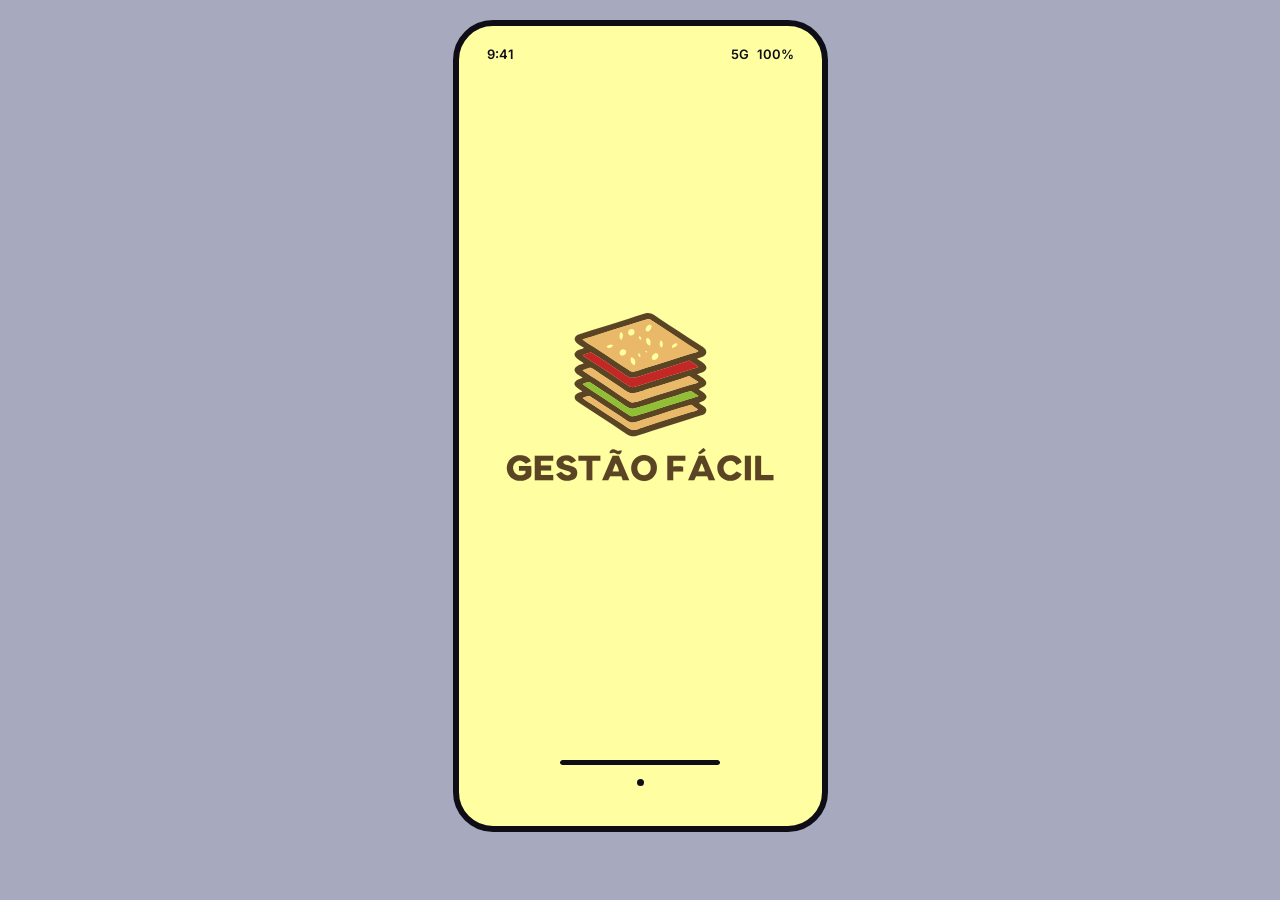
<file: splash.html>
<!DOCTYPE html>
<html lang="pt-BR">
<head>
  <meta charset="UTF-8" />
  <meta name="viewport" content="width=device-width, initial-scale=1.0" />
  <title>GestãoFácil — Iniciando</title>
  <link rel="stylesheet" href="style.css" />
</head>
<body>

  <div class="phone-frame phone-frame--splash">

    <div class="status-bar status-bar--light">
      <span>9:41</span>
      <div class="status-bar__right">
        <span>5G</span>
        <span>100%</span>
      </div>
    </div>

    <main class="splash-center">
      <img src="logo.svg" alt="Gestão Fácil" class="splash-center__logo" />
    </main>

    <footer class="splash-footer">
      <div class="progress-track progress-track--light">
        <div class="progress-fill"></div>
      </div>
      <div class="sync-badge sync-badge--light">
        <span class="sync-badge__dot"></span>
      
      </div>
    </footer>

  </div>

  <script>
    setTimeout(() => {
      window.location.href = 'login.html';
    }, 8800);
  </script>

</body>
</html>
</file>
<file: mobile-onboarding.css>
/* ==========================================================================
   GESTÃOFÁCIL MOBILE — CSS ÚNICO DO APLICATIVO
   (Exceto Splash e Login, que permanecem no style.css)
   --------------------------------------------------------------------------
   ÍNDICE:
00. PALETA OFICIAL (6 PRINCIPAIS + 6 TONALIDADES DARK) & TOKENS
1. RESET, TIPOGRAFIA & MOLDURA MOBILE (.phone-frame, .status-bar)
2. COMPONENTES GLOBAIS (Botões, Top Nav, Cards, Badges, Bottom Nav, Toast)
3. TELA: CADASTRO & ONBOARDING (.mobile-hero-*, .mobile-sheet, .m-field)
4. TELA: CONTROLE DO ESTABELECIMENTO (.ctrl-*, .m-tab, .m-emp-*)
5. TELA: INÍCIO / HUB DE ROTAS (.home-*, .hub-*)
6. TELA: DASHBOARD (.dash-*)
7. TELA: ESTOQUE & FICHA TÉCNICA (.est-*, .ficha-*)
8. TELAS OPERACIONAIS: PEDIDOS, CAIXA & FIADO (.ped-*, .cxa-*, .fia-*)
   ========================================================================== */

@import url('https://fonts.googleapis.com/css2?family=Inter:wght@400;500;600;700&family=Plus+Jakarta+Sans:wght@700;800&display=swap');

/* ==========================================================================
00. PALETA OFICIAL (6 PRINCIPAIS + 6 TONALIDADES DARK), TIPOGRAFIA & TOKENS
   ========================================================================== */
:root {
  /* 6 Cores Principais */
  --bg-dark: #0F0E17;
  --accent-gold: #FFCA40;
  --support-sage: #ABD1C6;
  --surface-light: #FFFFFE;
  --text-muted: #A7A9BE;
  --danger-red: #EF4565;

  /* 6 Tonalidades Dark (Shades) */
  --bg-dark-shade: #07060C;
  --accent-gold-shade: #FFCA40;
  --support-sage-shade: #3E7B6B;
  --surface-light-shade: #F3F4F8;
  --text-muted-shade: #5E6073;
  --danger-red-shade: #BE2946;

  /* Tipografia */
  --font-body: 'Inter', -apple-system, BlinkMacSystemFont, sans-serif;
  --font-display: 'Plus Jakarta Sans', sans-serif;

  /* Mapeamento Semântico para Componentes */
  --dark: var(--bg-dark);
  --gold: var(--accent-gold);
  --gold-border: var(--accent-gold-shade);
  --gold-hover: var(--accent-gold-shade);
  --mint: var(--support-sage);
  --mint-text: var(--support-sage-shade);
  --white: var(--surface-light);
  --gray-bg: var(--surface-light-shade);
  --gray-text: var(--text-muted-shade);
  --border: rgba(167, 169, 190, 0.38);
  --red: var(--danger-red);
}

/* ==========================================================================
1. RESET, TIPOGRAFIA & MOLDURA MOBILE (EXPANSÍVEL SEM SCROLL INTERNO)
   ========================================================================== */
*,
*::before,
*::after {
  box-sizing: border-box;
  margin: 0;
  padding: 0;
}

body,
input,
select,
textarea,
.m-seg-btn {
  font-family: var(--font-body);
}

body {
  background: var(--text-muted);
  min-height: 100vh;
  display: flex;
  justify-content: center;
  align-items: flex-start;
  padding: 20px 12px;
  color: var(--bg-dark);
}

h1, h2, h3,
.brand-lockup__title,
.btn-gold,
.m-tab,
.home-brand__name,
.hub-hero-card__title,
.hub-section-label span,
.hub-tile__title,
.hub-admin-card__title-row strong,
.dash-period-btn,
.dash-hero__value,
.dash-kpi-card__val,
.est-top-tab,
.est-qty-info strong,
.ficha-card__head strong {
  font-family: var(--font-display);
  letter-spacing: -0.02em;
}

.phone-frame {
  width: 375px;
  min-height: 812px;
  height: auto;
  background: var(--bg-dark);
  border-radius: 42px;
  border: 6px solid var(--bg-dark-shade);
  box-shadow: 0 28px 65px rgba(7, 6, 12, 0.35);
  overflow: hidden;
  display: flex;
  flex-direction: column;
  position: relative;
}

.status-bar {
  display: flex;
  justify-content: space-between;
  align-items: center;
  padding: 12px 22px 6px;
  font-size: 0.78rem;
  font-weight: 700;
  color: var(--bg-dark);
}

.status-bar--dark {
  color: var(--surface-light);
}

.status-bar__right {
  display: flex;
  align-items: center;
  gap: 8px;
}

.badge-conn {
  background: rgba(15, 14, 23, 0.1);
  padding: 2px 8px;
  border-radius: 999px;
  font-size: 0.7rem;
}

.badge-conn--dark {
  background: rgba(171, 209, 198, 0.16);
  color: var(--support-sage);
}

/* ==========================================================================
02. COMPONENTES GLOBAIS (Botões, Top Nav, Cards, Badges, Bottom Nav, Toast)
   ========================================================================== */
.btn-gold {
  width: 100%;
  height: 50px;
  border-radius: 14px;
  border: 1.5px solid var(--accent-gold-shade);
  background: var(--accent-gold);
  color: var(--bg-dark);
  font-family: 'Plus Jakarta Sans', sans-serif;
  font-weight: 800;
  font-size: 0.9rem;
  letter-spacing: 0.02em;
  cursor: pointer;
  transition: 0.2s;
}

.btn-gold:hover {
  background: var(--accent-gold-shade);
}

.btn-gold--sm {
  height: 42px;
  font-size: 0.82rem;
  border-radius: 11px;
}

.btn-mini-dark {
  background: var(--bg-dark);
  color: var(--accent-gold);
  font-size: 0.74rem;
  font-weight: 700;
  padding: 6px 10px;
  border-radius: 8px;
  text-decoration: none;
}

.mobile-top-nav {
  background: var(--bg-dark);
  color: var(--surface-light);
  padding-top: 4px;
  padding-bottom: 14px;
  border-radius: 35px 35px 0 0;
}

.nav-title-row {
  display: flex;
  align-items: center;
  gap: 12px;
  padding: 8px 18px 2px;
}

.back-btn {
  width: 34px;
  height: 34px;
  border-radius: 10px;
  background: rgba(255, 255, 254, 0.08);
  color: var(--surface-light);
  display: grid;
  place-items: center;
  text-decoration: none;
  flex-shrink: 0;
}

.nav-eyebrow {
  font-size: 0.68rem;
  font-weight: 700;
  text-transform: uppercase;
  color: var(--accent-gold);
}

.nav-title-row h2 {
  font-size: 1.08rem;
  font-weight: 800;
}

.mobile-scroll-body {
  flex: 1 0 auto;
  overflow: visible;
  height: auto;
  padding: 16px 16px 28px;
  background: var(--surface-light-shade);
  border-bottom-left-radius: 0;
  border-bottom-right-radius: 0;
}

.phone-frame > .mobile-scroll-body:last-child {
  border-bottom-left-radius: 35px;
  border-bottom-right-radius: 35px;
}

.m-card {
  background: var(--surface-light);
  border: 1px solid var(--border);
  border-radius: 16px;
  padding: 14px;
  margin-bottom: 12px;
}

.m-card__title {
  font-size: 0.88rem;
  font-weight: 800;
  margin-bottom: 12px;
  color: var(--bg-dark);
}

.badge-gold-pill {
  display: inline-block;
  font-size: 0.66rem;
  font-weight: 800;
  color: var(--bg-dark);
  background: var(--accent-gold-shade);
  padding: 2px 8px;
  border-radius: 999px;
  margin-bottom: 4px;
}

.bottom-nav {
  width: 100%;
  background: var(--surface-light);
  border-top: 1px solid var(--border);
  border-radius: 0 0 36px 36px;
  display: grid;
  grid-template-columns: repeat(4, 1fr);
  padding: 6px 8px 12px;
  margin-top: 0;
}

.bottom-nav__item {
  display: flex;
  flex-direction: column;
  align-items: center;
  justify-content: center;
  gap: 3px;
  min-height: 44px;
  text-decoration: none;
  color: var(--text-muted-shade);
  font-size: 0.68rem;
  font-weight: 700;
  border-radius: 10px;
}

.bottom-nav__item.active {
  color: var(--bg-dark);
  background: var(--accent-gold);
  border: 1px solid var(--accent-gold-shade);
}

.m-toast {
  position: absolute;
  bottom: 18px;
  left: 50%;
  transform: translateX(-50%) translateY(14px);
  background: var(--bg-dark);
  color: var(--support-sage);
  padding: 8px 16px;
  border-radius: 999px;
  font-size: 0.76rem;
  font-weight: 700;
  opacity: 0;
  pointer-events: none;
  transition: 0.2s;
  white-space: nowrap;
  z-index: 20;
}

.m-toast.show {
  opacity: 1;
  transform: translateX(-50%) translateY(0);
}

/* ==========================================================================
03. TELA: CADASTRO & ONBOARDING DO ESTABELECIMENTO
   ========================================================================== */
.mobile-hero-header {
  background: var(--accent-gold);
  border-radius: 35px 35px 0 0;
  padding-bottom: 34px;
  text-align: center;
}

.brand-lockup {
  display: inline-flex;
  align-items: center;
  gap: 10px;
  margin-top: 24px;
}

.brand-lockup__logo {
  width: 44px;
  height: 44px;
  border-radius: 13px;
  background: var(--bg-dark);
  color: var(--accent-gold);
  display: grid;
  place-items: center;
}

.brand-lockup__logo svg {
  width: 24px;
  height: 24px;
}

.brand-lockup__title {
  font-size: 1.55rem;
  font-weight: 700;
  color: var(--bg-dark);
}

.brand-lockup__title strong {
  font-weight: 800;
}

.mobile-hero-header__tagline {
  font-size: 0.82rem;
  font-weight: 600;
  color: rgba(15, 14, 23, 0.8);
  margin-top: 8px;
}

.mobile-sheet {
  flex: 1 0 auto;
  background: var(--surface-light);
  border-radius: 28px 28px 35px 35px;
  margin-top: -18px;
  padding: 28px 24px 26px;
  display: flex;
  flex-direction: column;
}

.sheet-heading h1 {
  font-size: 1.65rem;
  font-weight: 800;
}

.sheet-heading p {
  font-size: 0.88rem;
  color: var(--text-muted-shade);
  margin-top: 4px;
  margin-bottom: 22px;
}

.input-box {
  position: relative;
  display: flex;
  align-items: center;
  margin-bottom: 14px;
}

.input-box__icon {
  position: absolute;
  left: 14px;
  width: 18px;
  height: 18px;
  color: var(--text-muted);
}

.input-box input {
  width: 100%;
  height: 50px;
  border-radius: 14px;
  border: 1.5px solid var(--border);
  padding: 0 42px;
  font-family: 'Inter', sans-serif;
  font-size: 0.9rem;
  color: var(--bg-dark);
  transition: border-color 0.2s;
}

.input-box input:focus {
  outline: none;
  border-color: var(--accent-gold-shade);
}

.input-box__eye {
  position: absolute;
  right: 12px;
  background: none;
  border: none;
  color: var(--text-muted-shade);
  cursor: pointer;
  display: grid;
  place-items: center;
}

.input-box__eye svg {
  width: 18px;
  height: 18px;
}

.inline-error {
  display: none;
  color: var(--danger-red);
  font-size: 0.78rem;
  font-weight: 600;
  margin-bottom: 10px;
}

.forgot-row {
  text-align: right;
  margin-bottom: 18px;
}

.forgot-row a {
  font-size: 0.8rem;
  font-weight: 700;
  color: var(--bg-dark);
  text-decoration: none;
}

.configured-banner {
  margin-top: 18px;
  background: var(--surface-light-shade);
  border: 1px solid var(--border);
  border-radius: 12px;
  padding: 10px 12px;
  align-items: center;
  justify-content: space-between;
  gap: 8px;
}

.configured-banner small {
  display: block;
  font-size: 0.68rem;
  color: var(--text-muted-shade);
}

.configured-banner strong {
  font-size: 0.82rem;
}

.login-bottom-link {
  margin-top: auto;
  text-align: center;
  font-size: 0.82rem;
  color: var(--text-muted-shade);
  padding-top: 12px;
}

.login-bottom-link a {
  color: var(--bg-dark);
  font-weight: 800;
  text-decoration: underline;
  text-decoration-color: var(--accent-gold-shade);
  text-decoration-thickness: 2px;
}

.form-intro {
  font-size: 0.8rem;
  color: var(--text-muted-shade);
  margin-bottom: 12px;
}

.m-label,
.m-field label {
  display: block;
  font-size: 0.74rem;
  font-weight: 600;
  margin-bottom: 5px;
  color: var(--bg-dark);
}

.m-segment-grid {
  display: grid;
  grid-template-columns: 1fr 1fr;
  gap: 6px;
  margin-bottom: 12px;
}

.m-seg-btn {
  padding: 8px 6px;
  border-radius: 10px;
  border: 1.5px solid var(--border);
  background: var(--surface-light-shade);
  font-family: 'Inter', sans-serif;
  font-size: 0.74rem;
  font-weight: 600;
  color: var(--bg-dark);
  cursor: pointer;
}

.m-seg-btn.active {
  background: var(--accent-gold);
  border-color: var(--accent-gold-shade);
  color: var(--bg-dark);
}

.m-field {
  margin-bottom: 12px;
}

.m-field:last-child {
  margin-bottom: 0;
}

.m-field-2col {
  display: grid;
  grid-template-columns: 1fr 1fr;
  gap: 8px;
}

.m-field input,
.m-field select {
  width: 100%;
  height: 40px;
  border-radius: 10px;
  border: 1.5px solid var(--border);
  padding: 0 10px;
  font-family: 'Inter', sans-serif;
  font-size: 0.8rem;
  color: var(--bg-dark);
  background: var(--surface-light);
}

.m-field input:focus,
.m-field select:focus {
  outline: none;
  border-color: var(--accent-gold-shade);
}

/* ==========================================================================
04. TELA: CONTROLE DO ESTABELECIMENTO
   ========================================================================== */
.ctrl-header {
  display: flex;
  justify-content: space-between;
  align-items: flex-start;
  padding: 6px 18px 12px;
}

.ctrl-header h2 {
  font-size: 1.12rem;
}

.ctrl-header small {
  color: var(--text-muted);
  font-size: 0.72rem;
}

.exit-pill {
  background: rgba(255, 255, 254, 0.1);
  color: var(--surface-light);
  font-size: 0.72rem;
  font-weight: 700;
  padding: 5px 10px;
  border-radius: 8px;
  text-decoration: none;
}

.m-tabs {
  display: grid;
  grid-template-columns: repeat(3, 1fr);
  gap: 6px;
  padding: 0 16px;
}

.m-tab {
  background: rgba(255, 255, 254, 0.08);
  border: none;
  color: var(--text-muted);
  font-family: 'Plus Jakarta Sans', sans-serif;
  font-size: 0.74rem;
  font-weight: 700;
  padding: 8px 4px;
  border-radius: 9px;
  cursor: pointer;
}

.m-tab.active {
  background: var(--accent-gold);
  color: var(--bg-dark);
}

.m-panel {
  display: none;
}

.m-panel.active {
  display: block;
}

.section-caption {
  margin-bottom: 10px;
}

.section-caption strong {
  display: block;
  font-size: 0.88rem;
}

.section-caption small {
  font-size: 0.74rem;
  color: var(--text-muted-shade);
}

.m-mod-list {
  display: flex;
  flex-direction: column;
  gap: 8px;
}

.m-mod-item {
  background: var(--surface-light);
  border: 1px solid var(--border);
  border-radius: 12px;
  padding: 11px 12px;
  display: flex;
  justify-content: space-between;
  align-items: center;
  gap: 10px;
  cursor: pointer;
}

.m-mod-item--locked {
  background: var(--surface-light-shade);
  cursor: default;
}

.m-mod-item strong {
  display: block;
  font-size: 0.82rem;
}

.m-mod-item small {
  font-size: 0.7rem;
  color: var(--text-muted-shade);
}

.m-mod-item input[type="checkbox"] {
  width: 18px;
  height: 18px;
  accent-color: var(--bg-dark);
  flex-shrink: 0;
}

.perm-hint-box {
  background: var(--surface-light-shade);
  border-left: 3px solid var(--accent-gold-shade);
  padding: 8px 10px;
  border-radius: 8px;
  font-size: 0.72rem;
  line-height: 1.45;
  margin-bottom: 12px;
}

.m-team-list {
  display: flex;
  flex-direction: column;
  gap: 8px;
}

.m-emp-card {
  background: var(--surface-light);
  border: 1px solid var(--border);
  border-radius: 12px;
  padding: 10px 12px;
  display: flex;
  justify-content: space-between;
  align-items: center;
  gap: 8px;
}

.m-emp-card strong {
  display: block;
  font-size: 0.82rem;
}

.m-emp-card small {
  font-size: 0.7rem;
  color: var(--text-muted-shade);
}

.m-emp-card__right {
  display: flex;
  align-items: center;
  gap: 6px;
}

.m-role-badge {
  font-size: 0.66rem;
  font-weight: 800;
  padding: 3px 8px;
  border-radius: 999px;
  white-space: nowrap;
}

.tag-master { background: var(--bg-dark); color: var(--accent-gold); }
.tag-adm    { background: var(--surface-light-shade); color: var(--bg-dark); border: 1px solid var(--border); }
.tag-caixa  { background: rgba(171, 209, 198, 0.35); color: var(--support-sage-shade); }
.tag-garcom { background: var(--accent-gold); color: var(--bg-dark); border: 1px solid var(--accent-gold-shade); }

.m-del-btn {
  background: rgba(239, 69, 101, 0.14);
  color: var(--danger-red-shade);
  border: none;
  width: 24px;
  height: 24px;
  border-radius: 6px;
  font-weight: 800;
  cursor: pointer;
}

.m-swatches {
  display: flex;
  gap: 10px;
}

.m-swatch {
  width: 32px;
  height: 32px;
  border-radius: 50%;
  border: 2.5px solid transparent;
  cursor: pointer;
}

.m-swatch.active {
  border-color: var(--bg-dark);
  transform: scale(1.08);
}

.m-channels {
  display: flex;
  gap: 8px;
  flex-wrap: wrap;
}

.m-channels label {
  display: inline-flex;
  align-items: center;
  gap: 4px;
  background: var(--surface-light-shade);
  border: 1px solid var(--border);
  padding: 6px 10px;
  border-radius: 8px;
  font-size: 0.74rem;
}

/* ==========================================================================
05. TELA: INÍCIO / HUB DE ROTAS
   ========================================================================== */
.home-header {
  padding-bottom: 18px;
}

.home-topbar {
  display: flex;
  justify-content: space-between;
  align-items: center;
  padding: 6px 18px 10px;
}

.home-brand {
  display: flex;
  align-items: center;
  gap: 8px;
}

.home-brand__name {
  font-family: 'Plus Jakarta Sans', sans-serif;
  font-size: 1.15rem;
  font-weight: 700;
  color: var(--surface-light);
}

.home-brand__name strong {
  color: var(--accent-gold);
  font-weight: 800;
}

.home-store-strip {
  display: flex;
  justify-content: space-between;
  align-items: flex-end;
  padding: 2px 18px 0;
  gap: 8px;
}

.home-greeting {
  font-size: 0.74rem;
  color: var(--text-muted);
  margin-bottom: 2px;
}

.home-store-title {
  font-size: 1.18rem;
  font-weight: 800;
  color: var(--surface-light);
  line-height: 1.2;
}

.role-chip {
  background: rgba(171, 209, 198, 0.16);
  color: var(--support-sage);
  font-size: 0.68rem;
  font-weight: 700;
  padding: 4px 9px;
  border-radius: 999px;
  white-space: nowrap;
}

.home-body {
  padding-bottom: 16px;
}

.hub-hero-card {
  display: block;
  background: linear-gradient(135deg, var(--bg-dark) 0%, #1C1B29 100%);
  border: 1px solid var(--bg-dark-shade);
  color: var(--surface-light);
  border-radius: 18px;
  padding: 15px 16px;
  text-decoration: none;
  margin-bottom: 14px;
  box-shadow: 0 10px 22px rgba(7, 6, 12, 0.16);
  transition: transform 0.15s ease;
}

.hub-hero-card:active {
  transform: scale(0.985);
}

.hub-hero-card__top {
  display: flex;
  justify-content: space-between;
  align-items: center;
  margin-bottom: 10px;
}

.hub-hero-card__eyebrow {
  font-size: 0.68rem;
  font-weight: 700;
  text-transform: uppercase;
  letter-spacing: 0.04em;
  color: var(--text-muted);
}

.hub-pill-live {
  background: rgba(171, 209, 198, 0.18);
  color: var(--support-sage);
  font-size: 0.66rem;
  font-weight: 700;
  padding: 3px 8px;
  border-radius: 999px;
}

.hub-hero-card__main {
  display: flex;
  justify-content: space-between;
  align-items: center;
  gap: 10px;
}

.hub-hero-card__title {
  display: block;
  font-family: 'Plus Jakarta Sans', sans-serif;
  font-size: 1.15rem;
  font-weight: 800;
  color: var(--surface-light);
}

.hub-hero-card__sub {
  font-size: 0.76rem;
  color: var(--text-muted);
  margin-top: 3px;
}

.hub-arrow-circle {
  width: 36px;
  height: 36px;
  border-radius: 12px;
  background: var(--accent-gold);
  border: 1.5px solid var(--accent-gold-shade);
  color: var(--bg-dark);
  display: grid;
  place-items: center;
  flex-shrink: 0;
}

.hub-section-label {
  display: flex;
  justify-content: space-between;
  align-items: center;
  margin-bottom: 8px;
}

.hub-section-label span {
  font-family: 'Plus Jakarta Sans', sans-serif;
  font-size: 0.8rem;
  font-weight: 800;
  color: var(--bg-dark);
}

.hub-section-label small {
  font-size: 0.7rem;
  color: var(--text-muted-shade);
}

.hub-grid {
  display: grid;
  grid-template-columns: 1fr 1fr;
  gap: 10px;
}

.hub-tile {
  background: var(--surface-light);
  border: 1px solid var(--border);
  border-radius: 16px;
  padding: 13px 12px;
  text-decoration: none;
  color: var(--bg-dark);
  display: flex;
  flex-direction: column;
  min-height: 112px;
  transition: border-color 0.15s ease, transform 0.15s ease;
}

.hub-tile:hover {
  border-color: var(--accent-gold-shade);
}

.hub-tile:active {
  transform: scale(0.98);
}

.hub-tile--disabled,
.hub-tile--locked {
  opacity: 0.55;
}

.hub-tile__head {
  display: flex;
  justify-content: space-between;
  align-items: center;
  gap: 6px;
  margin-bottom: 10px;
}

.hub-icon {
  width: 34px;
  height: 34px;
  border-radius: 10px;
  display: grid;
  place-items: center;
  flex-shrink: 0;
}

.hub-icon--gold { background: var(--accent-gold); color: var(--bg-dark); border: 1px solid var(--accent-gold-shade); }
.hub-icon--mint { background: rgba(171, 209, 198, 0.35); color: var(--support-sage-shade); }
.hub-icon--red  { background: rgba(239, 69, 101, 0.14); color: var(--danger-red-shade); }
.hub-icon--blue { background: var(--surface-light-shade); color: var(--bg-dark); }

.hub-badge {
  font-size: 0.65rem;
  font-weight: 800;
  padding: 3px 7px;
  border-radius: 999px;
  white-space: nowrap;
}

.hub-badge--gold    { background: var(--accent-gold); color: var(--bg-dark); border: 1px solid var(--accent-gold-shade); }
.hub-badge--mint    { background: rgba(171, 209, 198, 0.35); color: var(--support-sage-shade); }
.hub-badge--red     { background: rgba(239, 69, 101, 0.14); color: var(--danger-red-shade); }
.hub-badge--neutral { background: var(--surface-light-shade); color: var(--bg-dark); }

.hub-tile__title {
  font-family: 'Plus Jakarta Sans', sans-serif;
  font-size: 0.92rem;
  font-weight: 800;
  margin-bottom: 3px;
}

.hub-tile__desc {
  font-size: 0.7rem;
  color: var(--text-muted-shade);
  line-height: 1.35;
}

.hub-admin-card {
  display: flex;
  align-items: center;
  gap: 12px;
  background: var(--surface-light);
  border: 1.5px solid var(--bg-dark);
  border-radius: 16px;
  padding: 12px 14px;
  text-decoration: none;
  color: var(--bg-dark);
  transition: background 0.15s ease;
}

.hub-admin-card:hover {
  background: var(--surface-light-shade);
}

.hub-admin-card__icon {
  width: 38px;
  height: 38px;
  border-radius: 11px;
  background: var(--bg-dark);
  color: var(--accent-gold);
  display: grid;
  place-items: center;
  flex-shrink: 0;
}

.hub-admin-card__info {
  flex: 1;
  min-width: 0;
}

.hub-admin-card__title-row {
  display: flex;
  align-items: center;
  gap: 6px;
  margin-bottom: 2px;
}

.hub-admin-card__title-row strong {
  font-family: 'Plus Jakarta Sans', sans-serif;
  font-size: 0.88rem;
  font-weight: 800;
}

.hub-master-tag {
  background: var(--accent-gold);
  border: 1px solid var(--accent-gold-shade);
  color: var(--bg-dark);
  font-size: 0.62rem;
  font-weight: 800;
  padding: 2px 6px;
  border-radius: 6px;
}

.hub-admin-card__info small {
  display: block;
  font-size: 0.7rem;
  color: var(--text-muted-shade);
}

.hub-admin-card__chevron {
  font-size: 1.3rem;
  font-weight: 700;
  color: var(--bg-dark);
}

/* ==========================================================================
06. TELA: DASHBOARD & CAIXA
   ========================================================================== */
.dash-body,
#viewTurno {
  display: flex;
  flex-direction: column;
  gap: 14px;
  padding-bottom: 18px;
}

.dash-period-bar {
  display: grid;
  grid-template-columns: 1fr 1fr;
  background: var(--surface-light-shade);
  border: 1px solid var(--border);
  padding: 4px;
  border-radius: 12px;
  gap: 4px;
}

.dash-period-btn {
  border: none;
  background: transparent;
  padding: 8px;
  border-radius: 9px;
  font-family: 'Plus Jakarta Sans', sans-serif;
  font-size: 0.76rem;
  font-weight: 700;
  color: var(--text-muted-shade);
  cursor: pointer;
}

.dash-period-btn.active {
  background: var(--surface-light);
  color: var(--bg-dark);
  box-shadow: 0 2px 6px rgba(15, 14, 23, 0.08);
}

.dash-hero {
  background: var(--accent-gold);
  border: 1.5px solid var(--accent-gold-shade);
  box-shadow: 0 6px 16px rgba(230, 194, 41, 0.16);
  color: var(--bg-dark);
  border-radius: 18px;
  padding: 15px 16px;
  margin-bottom: 0;
}

.dash-hero__top {
  display: flex;
  justify-content: space-between;
  align-items: center;
  gap: 8px;
  margin-bottom: 6px;
}

.dash-hero__label {
  font-size: 0.74rem;
  font-weight: 700;
}

.dash-trend-pill {
  background: rgba(230, 194, 41, 0.35);
  border: 1px solid rgba(15, 14, 23, 0.12);
  color: var(--bg-dark);
  font-size: 0.66rem;
  font-weight: 800;
  padding: 3px 8px;
  border-radius: 999px;
}

.dash-hero__value {
  display: block;
  font-family: 'Plus Jakarta Sans', sans-serif;
  font-size: 1.75rem;
  font-weight: 800;
  letter-spacing: -0.02em;
  line-height: 1.15;
}

.dash-hero__meta {
  display: flex;
  align-items: center;
  gap: 6px;
  margin-top: 6px;
  font-size: 0.72rem;
  font-weight: 600;
  opacity: 0.9;
}

.dash-kpi-grid {
  display: grid;
  grid-template-columns: 1fr 1fr;
  gap: 10px;
}

.dash-kpi-card {
  background: var(--surface-light);
  border: 1px solid var(--border);
  border-radius: 14px;
  padding: 12px;
  text-decoration: none;
  color: var(--bg-dark);
}

.dash-kpi-card__label {
  display: block;
  font-size: 0.7rem;
  font-weight: 600;
  color: var(--text-muted-shade);
  margin-bottom: 4px;
}

.dash-kpi-card__val {
  display: block;
  font-family: 'Plus Jakarta Sans', sans-serif;
  font-size: 1.02rem;
  font-weight: 800;
}

.dash-kpi-card__sub {
  display: block;
  font-size: 0.67rem;
  color: var(--text-muted-shade);
  margin-top: 3px;
}

.dash-card {
  background: var(--surface-light);
  border: 1px solid var(--border);
  border-radius: 16px;
  padding: 15px;
  margin-bottom: 0;
}

.dash-card__head {
  display: flex;
  justify-content: space-between;
  align-items: center;
  margin-bottom: 10px;
}

.dash-card__head h3 {
  font-family: 'Plus Jakarta Sans', sans-serif;
  font-size: 0.85rem;
  font-weight: 800;
  color: var(--bg-dark);
}

.dash-card__head small {
  font-size: 0.7rem;
  color: var(--text-muted-shade);
}

.dash-link {
  font-size: 0.74rem;
  font-weight: 700;
  color: var(--bg-dark);
  text-decoration: none;
}

/* Gráfico Dinâmico: Recebimentos por Meio */
.dash-stacked-bar {
  display: flex;
  width: 100%;
  height: 12px;
  border-radius: 999px;
  overflow: hidden;
  background: var(--surface-light-shade);
  gap: 2px;
  margin-bottom: 12px;
}

.dash-bar-seg {
  height: 100%;
  min-width: 0;
  transition: width 0.35s cubic-bezier(0.22, 1, 0.36, 1);
}

.dash-bar-seg--pix  { background: var(--support-sage); }
.dash-bar-seg--card { background: var(--accent-gold); box-shadow: inset 0 0 0 1px var(--accent-gold-shade); }
.dash-bar-seg--cash { background: var(--bg-dark); }

.dash-legend-list {
  list-style: none;
  display: flex;
  flex-direction: column;
  gap: 8px;
}

.dash-legend-list li {
  display: flex;
  align-items: center;
  gap: 8px;
  font-size: 0.76rem;
}

.dash-legend-name {
  flex: 1;
  color: var(--text-muted-shade);
}

.dash-legend-pct {
  font-size: 0.7rem;
  font-weight: 700;
  color: var(--text-muted);
  margin-right: 4px;
}

.dash-dot {
  width: 10px;
  height: 10px;
  border-radius: 50%;
  flex-shrink: 0;
}

.dash-dot--pix  { background: var(--support-sage); }
.dash-dot--card { background: var(--accent-gold); box-shadow: inset 0 0 0 1.2px var(--accent-gold-shade); }
.dash-dot--cash { background: var(--bg-dark); }

.dash-channels {
  display: flex;
  flex-direction: column;
  gap: 9px;
}

.dash-channel-row__top {
  display: flex;
  justify-content: space-between;
  font-size: 0.75rem;
  margin-bottom: 4px;
}

.dash-progress {
  height: 7px;
  background: var(--surface-light-shade);
  border-radius: 999px;
  overflow: hidden;
}

.dash-progress__fill {
  height: 100%;
  background: var(--bg-dark);
  border-radius: 999px;
}

.dash-alerts {
  display: flex;
  flex-direction: column;
  gap: 8px;
}

.dash-alert-item {
  display: flex;
  justify-content: space-between;
  align-items: center;
  gap: 10px;
  padding: 10px 12px;
  border-radius: 12px;
  text-decoration: none;
  font-size: 0.76rem;
}

.dash-alert-item--red {
  background: rgba(239, 69, 101, 0.12);
  border: 1px solid rgba(190, 41, 70, 0.25);
  color: var(--danger-red-shade);
}

.dash-alert-item--gold {
  background: var(--accent-gold);
  border: 1px solid var(--accent-gold-shade);
  color: var(--bg-dark);
}

.dash-alert-item strong {
  display: block;
  font-weight: 800;
}

.dash-alert-item small {
  font-size: 0.69rem;
  opacity: 0.85;
}

.dash-alert-item span {
  font-weight: 800;
  white-space: nowrap;
}

/* ==========================================================================
07. TELA: ESTOQUE & FICHA TÉCNICA
   ========================================================================== */
.est-top-tabs {
  display: grid;
  grid-template-columns: 1fr 1fr;
  gap: 6px;
  padding: 0 18px 12px;
}

.est-top-tab {
  background: rgba(255, 255, 254, 0.08);
  border: 1px solid rgba(255, 255, 254, 0.12);
  color: var(--text-muted);
  border-radius: 10px;
  padding: 8px;
  font-family: 'Plus Jakarta Sans', sans-serif;
  font-size: 0.75rem;
  font-weight: 700;
  cursor: pointer;
}

.est-top-tab.active {
  background: var(--accent-gold);
  color: var(--bg-dark);
  border-color: var(--accent-gold-shade);
}

.est-body {
  padding-bottom: 18px;
}

.est-search-box {
  display: flex;
  align-items: center;
  gap: 8px;
  background: var(--surface-light);
  border: 1.5px solid var(--border);
  border-radius: 12px;
  padding: 0 12px;
  height: 44px;
  margin-bottom: 10px;
  color: var(--text-muted-shade);
}

.est-search-box input {
  border: none;
  outline: none;
  width: 100%;
  font-size: 0.82rem;
  color: var(--bg-dark);
  background: transparent;
}

.est-chips {
  display: flex;
  gap: 6px;
  overflow-x: auto;
  padding-bottom: 10px;
}

.est-chip {
  border: 1px solid var(--border);
  background: var(--surface-light);
  color: var(--text-muted-shade);
  border-radius: 999px;
  padding: 6px 12px;
  font-size: 0.72rem;
  font-weight: 700;
  white-space: nowrap;
  cursor: pointer;
}

.est-chip.active {
  background: var(--bg-dark);
  color: var(--surface-light);
  border-color: var(--bg-dark);
}

.est-readonly-note {
  background: var(--accent-gold);
  border: 1px solid var(--accent-gold-shade);
  color: var(--bg-dark);
  font-size: 0.72rem;
  font-weight: 600;
  padding: 8px 11px;
  border-radius: 10px;
  margin-bottom: 10px;
}

.est-list {
  display: flex;
  flex-direction: column;
  gap: 10px;
}

.est-item-card {
  background: var(--surface-light);
  border: 1px solid var(--border);
  border-radius: 15px;
  padding: 12px 13px;
}

.est-item-card--critical {
  border-left: 4px solid var(--danger-red-shade);
}

.est-item-card__top {
  display: flex;
  justify-content: space-between;
  align-items: flex-start;
  gap: 8px;
  margin-bottom: 8px;
}

.est-cat-tag {
  display: inline-block;
  font-size: 0.65rem;
  font-weight: 700;
  color: var(--text-muted-shade);
  text-transform: uppercase;
  margin-bottom: 2px;
}

.est-item-card__top h3 {
  font-family: 'Plus Jakarta Sans', sans-serif;
  font-size: 0.88rem;
  font-weight: 800;
  color: var(--bg-dark);
}

.est-bar-track {
  height: 6px;
  background: var(--surface-light-shade);
  border-radius: 999px;
  overflow: hidden;
  margin-bottom: 10px;
}

.est-bar-fill {
  height: 100%;
  background: var(--support-sage);
  border-radius: 999px;
  transition: width 0.2s ease;
}

.est-bar-fill--red {
  background: var(--danger-red);
}

.est-item-card__bottom {
  display: flex;
  justify-content: space-between;
  align-items: center;
  gap: 8px;
}

.est-qty-info strong {
  display: block;
  font-family: 'Plus Jakarta Sans', sans-serif;
  font-size: 0.92rem;
  font-weight: 800;
}

.est-qty-info small {
  font-size: 0.68rem;
  color: var(--text-muted-shade);
}

.est-stepper {
  display: inline-flex;
  align-items: center;
  gap: 8px;
  background: var(--surface-light-shade);
  padding: 4px;
  border-radius: 10px;
}

.est-stepper span {
  font-size: 0.68rem;
  font-weight: 700;
  color: var(--text-muted-shade);
}

.est-step-btn {
  width: 32px;
  height: 32px;
  border: 1px solid var(--border);
  border-radius: 8px;
  background: var(--surface-light);
  color: var(--bg-dark);
  font-size: 1.05rem;
  font-weight: 800;
  cursor: pointer;
}

.est-step-btn--plus {
  background: var(--accent-gold);
  border-color: var(--accent-gold-shade);
}

.est-status-ok {
  font-size: 0.72rem;
  font-weight: 700;
  color: var(--support-sage-shade);
}

.ficha-card {
  background: var(--surface-light);
  border: 1px solid var(--border);
  border-radius: 15px;
  padding: 13px;
}

.ficha-card__head {
  display: flex;
  justify-content: space-between;
  align-items: center;
  margin-bottom: 8px;
  padding-bottom: 8px;
  border-bottom: 1px dashed var(--border);
}

.ficha-card__head strong {
  font-family: 'Plus Jakarta Sans', sans-serif;
  font-size: 0.88rem;
  font-weight: 800;
}

.ficha-card__items {
  list-style: none;
  display: flex;
  flex-direction: column;
  gap: 5px;
  font-size: 0.76rem;
  color: var(--bg-dark);
}

.ficha-card__items span {
  display: inline-block;
  min-width: 48px;
  font-weight: 700;
  color: var(--support-sage-shade);
}

.est-empty {
  text-align: center;
  font-size: 0.78rem;
  color: var(--text-muted-shade);
  padding: 24px 12px;
}

/* ==========================================================================
08. TELAS OPERACIONAIS: PEDIDOS, CAIXA & FIADO (Base Unificada)
   ========================================================================== */
.op-summary-banner {
  background: var(--accent-gold);
  border: 1.5px solid var(--accent-gold-shade);
  border-radius: 16px;
  padding: 14px 15px;
  color: var(--bg-dark);
  margin-bottom: 12px;
}

.op-pill-sage {
  background: rgba(171, 209, 198, 0.35);
  color: var(--support-sage-shade);
  font-size: 0.68rem;
  font-weight: 800;
  padding: 3px 8px;
  border-radius: 999px;
}

.op-pill-gold {
  background: var(--accent-gold);
  border: 1px solid var(--accent-gold-shade);
  color: var(--bg-dark);
  font-size: 0.68rem;
  font-weight: 800;
  padding: 3px 8px;
  border-radius: 999px;
}

.op-pill-red {
  background: rgba(239, 69, 101, 0.14);
  color: var(--danger-red-shade);
  font-size: 0.68rem;
  font-weight: 800;
  padding: 3px 8px;
  border-radius: 999px;
}

/* ==========================================================================
08. TELAS PEDIDOS
   ========================================================================== */
.ped-header-actions {
  display: flex;
  align-items: center;
  gap: 8px;
}

.ped-new-btn {
  background: var(--accent-gold);
  border: 1.5px solid var(--accent-gold-shade);
  color: var(--bg-dark);
  font-family: var(--font-display);
  font-size: 0.74rem;
  font-weight: 800;
  padding: 7px 11px;
  border-radius: 10px;
  cursor: pointer;
  white-space: nowrap;
}

.ped-tabs {
  display: flex;
  gap: 6px;
  overflow-x: auto;
  padding: 2px 18px 0;
  scrollbar-width: none;
}

.ped-tabs::-webkit-scrollbar {
  display: none;
}

.ped-tab {
  background: rgba(255, 255, 254, 0.08);
  border: 1px solid rgba(255, 255, 254, 0.12);
  color: var(--text-muted);
  border-radius: 999px;
  padding: 6px 12px;
  font-family: var(--font-display);
  font-size: 0.72rem;
  font-weight: 700;
  white-space: nowrap;
  cursor: pointer;
}

.ped-tab.active {
  background: var(--accent-gold);
  border-color: var(--accent-gold-shade);
  color: var(--bg-dark);
}

.ped-list {
  display: flex;
  flex-direction: column;
  gap: 10px;
}

.ped-card {
  background: var(--surface-light);
  border: 1px solid var(--border);
  border-radius: 16px;
  padding: 13px 14px;
}

.ped-card--fila    { border-left: 4px solid var(--accent-gold-shade); }
.ped-card--preparo { border-left: 4px solid var(--bg-dark); }
.ped-card--pronto  { border-left: 4px solid var(--support-sage-shade); }
.ped-card--entregue { opacity: 0.78; }

.ped-card__top {
  display: flex;
  justify-content: space-between;
  align-items: flex-start;
  gap: 8px;
  margin-bottom: 8px;
}

.ped-num {
  font-family: var(--font-display);
  font-size: 0.92rem;
  font-weight: 800;
  color: var(--bg-dark);
}

.ped-meta {
  display: block;
  font-size: 0.7rem;
  color: var(--text-muted-shade);
  margin-top: 2px;
}

.ped-items {
  list-style: none;
  background: var(--surface-light-shade);
  border-radius: 10px;
  padding: 8px 10px;
  margin-bottom: 10px;
  display: flex;
  flex-direction: column;
  gap: 4px;
  font-size: 0.76rem;
}

.ped-items li {
  display: flex;
  justify-content: space-between;
  gap: 8px;
}

.ped-items strong {
  color: var(--bg-dark);
}

.ped-note {
  font-size: 0.7rem;
  color: var(--danger-red-shade);
  font-weight: 600;
  margin-bottom: 10px;
}

.ped-card__foot {
  display: flex;
  justify-content: space-between;
  align-items: center;
  gap: 8px;
}

.ped-total small {
  display: block;
  font-size: 0.65rem;
  color: var(--text-muted-shade);
}

.ped-total strong {
  font-family: var(--font-display);
  font-size: 0.95rem;
  font-weight: 800;
}

.ped-actions {
  display: flex;
  align-items: center;
  gap: 6px;
}

.ped-btn-step {
  border: 1.5px solid var(--accent-gold-shade);
  background: var(--accent-gold);
  color: var(--bg-dark);
  font-family: var(--font-display);
  font-size: 0.74rem;
  font-weight: 800;
  padding: 8px 12px;
  border-radius: 10px;
  cursor: pointer;
}

.ped-btn-step--sage {
  background: var(--support-sage);
  border-color: var(--support-sage-shade);
  color: var(--bg-dark);
}

.ped-btn-cancel {
  border: 1px solid rgba(190, 41, 70, 0.28);
  background: rgba(239, 69, 101, 0.12);
  color: var(--danger-red-shade);
  font-size: 0.72rem;
  font-weight: 700;
  padding: 8px 10px;
  border-radius: 10px;
  cursor: pointer;
}

/* Modal Novo Pedido */
.ped-modal-backdrop {
  position: absolute;
  inset: 0;
  background: rgba(7, 6, 12, 0.62);
  display: none;
  align-items: flex-end;
  z-index: 30;
}

.ped-modal-backdrop.open {
  display: flex;
}

.ped-modal-sheet {
  width: 100%;
  height: auto;
  max-height: none;
  background: var(--surface-light);
  border-radius: 24px 24px 35px 35px;
  padding: 18px 18px 22px;
  overflow: visible;
}

.ped-modal-head {
  display: flex;
  justify-content: space-between;
  align-items: center;
  margin-bottom: 14px;
}

.ped-modal-head h3 {
  font-size: 1.02rem;
  font-weight: 800;
}

.ped-close-btn {
  width: 32px;
  height: 32px;
  border-radius: 9px;
  border: 1px solid var(--border);
  background: var(--surface-light-shade);
  font-weight: 800;
  cursor: pointer;
}

.ped-menu-pick {
  display: flex;
  flex-direction: column;
  gap: 7px;
  margin-bottom: 12px;
}

.ped-menu-row {
  display: flex;
  justify-content: space-between;
  align-items: center;
  background: var(--surface-light-shade);
  border: 1px solid var(--border);
  border-radius: 11px;
  padding: 8px 10px;
}

.ped-menu-row strong {
  display: block;
  font-size: 0.8rem;
}

.ped-menu-row small {
  font-size: 0.7rem;
  color: var(--text-muted-shade);
}

.ped-qty-ctrl {
  display: flex;
  align-items: center;
  gap: 8px;
}

.ped-qty-ctrl button {
  width: 28px;
  height: 28px;
  border-radius: 8px;
  border: 1px solid var(--border);
  background: var(--surface-light);
  font-weight: 800;
  cursor: pointer;
}

.ped-qty-ctrl span {
  font-family: var(--font-display);
  font-size: 0.84rem;
  font-weight: 800;
  min-width: 16px;
  text-align: center;
}

/* =========================================================
   BOTÕES DE AÇÃO E TURNO DO CAIXA
   ========================================================= */
.btn-sage {
  display: block;
  width: 78%;
  max-width: 240px;
  margin: 8px auto 0;
  padding: 10px 16px;
  border-radius: 12px;
  border: 1.5px solid var(--bg-dark);
  background: var(--support-sage);
  color: var(--bg-dark);
  font-family: 'Plus Jakarta Sans', sans-serif;
  font-size: 0.82rem;
  font-weight: 800;
  letter-spacing: 0.03em;
  cursor: pointer;
  transition: transform 0.15s ease, filter 0.15s ease;
}

.btn-sage:active {
  transform: scale(0.98);
}

.btn-shift-close {
  display: block;
  width: 78%;
  max-width: 240px;
  margin: 10px auto 0;
  padding: 10px;
  border-radius: 12px;
  border: 1.5px solid var(--bg-dark);
  background: rgba(239, 69, 101, 0.14);
  color: var(--bg-dark);
  font-family: 'Plus Jakarta Sans', sans-serif;
  font-size: 0.82rem;
  font-weight: 800;
  letter-spacing: 0.03em;
  cursor: pointer;
  transition: transform 0.15s ease, background 0.15s ease;
}

.btn-shift-close:active {
  transform: scale(0.98);
}

.btn-shift-reopen {
  display: block;
  width: 78%;
  max-width: 240px;
  margin: 10px auto 0;
  padding: 10px 16px;
  border-radius: 12px;
  border: 1.5px solid var(--bg-dark);
  background: var(--accent-gold);
  color: var(--bg-dark);
  font-family: 'Plus Jakarta Sans', sans-serif;
  font-size: 0.82rem;
  font-weight: 800;
  letter-spacing: 0.03em;
  cursor: pointer;
  transition: transform 0.15s ease, background 0.15s ease;
}

.btn-shift-reopen:active {
  transform: scale(0.98);
}
</file>
<file: landing.css>
:root {
  --bg-dark: #0F0E17;
  --bg-dark-elevated: #171624;
  --bg-card-dark: #1E1D2E;
  --bg-light: #FFFFFE;
  --bg-soft: #F6F6F9;
  --accent-gold: #EBC310;
  --accent-gold-hover: #F5CE1B;
  --accent-mint: #ABD1C6;
  --accent-red: #EF4565;
  --text-light: #FFFFFE;
  --text-muted-dark: #A7A9BE;
  --text-dark: #0F0E17;
  --text-muted-light: #5A5C6E;
  --border-dark: rgba(255, 255, 254, 0.1);
  --border-light: #E4E5EC;
  --radius-sm: 10px;
  --radius-md: 16px;
  --radius-lg: 24px;
}

* {
  box-sizing: border-box;
  margin: 0;
  padding: 0;
}

html {
  scroll-behavior: smooth;
}

body {
  font-family: 'Inter', -apple-system, BlinkMacSystemFont, sans-serif;
  background-color: var(--bg-dark);
  color: var(--text-light);
  line-height: 1.55;
  -webkit-font-smoothing: antialiased;
}

h1, h2, h3, .brand__name {
  font-family: 'Plus Jakarta Sans', sans-serif;
  letter-spacing: -0.02em;
}

.container {
  width: 100%;
  max-width: 1180px;
  margin: 0 auto;
  padding: 0 24px;
}

/* =========================================================
   NAVBAR
   ========================================================= */
.navbar {
  position: sticky;
  top: 0;
  z-index: 100;
  background: rgba(15, 14, 23, 0.92);
  backdrop-filter: blur(12px);
  border-bottom: 1px solid var(--border-dark);
}

.navbar__inner {
  height: 76px;
  display: flex;
  align-items: center;
  justify-content: space-between;
  gap: 20px;
}

.brand {
  display: inline-flex;
  align-items: center;
  gap: 10px;
  text-decoration: none;
  color: var(--text-light);
}

.brand__badge {
  width: 38px;
  height: 38px;
  border-radius: 11px;
  background: var(--accent-gold);
  color: var(--bg-dark);
  display: grid;
  place-items: center;
}

.brand__badge svg {
  width: 22px;
  height: 22px;
}

.brand__name {
  font-size: 1.3rem;
  font-weight: 700;
}

.brand__name strong {
  color: var(--accent-gold);
  font-weight: 800;
}

.navbar__links {
  display: flex;
  gap: 28px;
}

.navbar__links a {
  color: var(--text-muted-dark);
  text-decoration: none;
  font-size: 0.92rem;
  font-weight: 500;
  transition: color 0.2s;
}

.navbar__links a:hover {
  color: var(--accent-gold);
}

.navbar__actions {
  display: flex;
  align-items: center;
  gap: 12px;
}

/* =========================================================
   BOTÕES
   ========================================================= */
.btn {
  display: inline-flex;
  align-items: center;
  justify-content: center;
  gap: 8px;
  padding: 11px 20px;
  border-radius: var(--radius-sm);
  font-family: 'Plus Jakarta Sans', sans-serif;
  font-weight: 700;
  font-size: 0.92rem;
  text-decoration: none;
  cursor: pointer;
  border: 1.5px solid transparent;
  transition: all 0.2s ease;
}

.btn--primary {
  background: var(--accent-gold);
  color: var(--bg-dark);
}

.btn--primary:hover {
  background: var(--accent-gold-hover);
  transform: translateY(-1px);
  box-shadow: 0 8px 24px rgba(235, 195, 16, 0.28);
}

.btn--ghost {
  color: var(--text-light);
  background: transparent;
}

.btn--ghost:hover {
  color: var(--accent-gold);
}

.btn--outline {
  border-color: var(--border-dark);
  color: var(--text-light);
  background: rgba(255, 255, 255, 0.03);
}

.btn--outline:hover {
  border-color: var(--accent-gold);
  color: var(--accent-gold);
}

.btn--lg {
  padding: 15px 26px;
  font-size: 1rem;
  border-radius: 12px;
}

.btn--full {
  width: 100%;
}

/* =========================================================
   HERO SECTION
   ========================================================= */
.hero {
  padding: 72px 0 88px;
  background:
    radial-gradient(circle at 80% 20%, rgba(235, 195, 16, 0.14), transparent 45%),
    radial-gradient(circle at 15% 80%, rgba(171, 209, 198, 0.08), transparent 40%),
    var(--bg-dark);
}

.hero__grid {
  display: grid;
  grid-template-columns: 1.1fr 0.9fr;
  gap: 48px;
  align-items: center;
}

.pill-tag {
  display: inline-flex;
  align-items: center;
  gap: 8px;
  padding: 7px 14px;
  border-radius: 999px;
  background: rgba(235, 195, 16, 0.12);
  border: 1px solid rgba(235, 195, 16, 0.3);
  color: var(--accent-gold);
  font-size: 0.82rem;
  font-weight: 600;
  margin-bottom: 20px;
}

.pill-tag__dot {
  width: 8px;
  height: 8px;
  border-radius: 50%;
  background: var(--accent-gold);
}

.hero__title {
  font-size: clamp(2.1rem, 4vw, 3.2rem);
  line-height: 1.12;
  font-weight: 800;
  margin-bottom: 18px;
}

.hero__title span {
  color: var(--accent-gold);
}

.hero__subtitle {
  font-size: 1.08rem;
  color: var(--text-muted-dark);
  margin-bottom: 28px;
  max-width: 560px;
}

.hero__subtitle strong {
  color: var(--text-light);
}

.hero__cta-group {
  display: flex;
  flex-wrap: wrap;
  gap: 14px;
  margin-bottom: 28px;
}

.hero__trust {
  list-style: none;
  display: flex;
  flex-wrap: wrap;
  gap: 16px 24px;
  color: var(--accent-mint);
  font-size: 0.86rem;
  font-weight: 500;
}

.hero__trust li {
  display: inline-flex;
  align-items: center;
  gap: 6px;
}

/* Mockup Visual */
.hero__visual {
  position: relative;
  padding-bottom: 24px;
}

.mockup-desktop {
  background: var(--bg-card-dark);
  border: 1px solid var(--border-dark);
  border-radius: var(--radius-lg);
  overflow: hidden;
  box-shadow: 0 24px 60px rgba(0, 0, 0, 0.5);
}

.mockup-desktop__bar {
  display: flex;
  align-items: center;
  gap: 6px;
  padding: 12px 16px;
  background: #13121E;
  border-bottom: 1px solid var(--border-dark);
}

.mockup-desktop__bar span {
  width: 9px;
  height: 9px;
  border-radius: 50%;
  background: rgba(255, 255, 255, 0.2);
}

.mockup-desktop__bar small {
  margin-left: 8px;
  color: var(--text-muted-dark);
  font-size: 0.78rem;
  flex: 1;
}

.badge-online {
  font-style: normal;
  font-size: 0.72rem;
  font-weight: 700;
  padding: 3px 9px;
  border-radius: 999px;
  background: rgba(171, 209, 198, 0.16);
  color: var(--accent-mint);
}

.mockup-desktop__body {
  padding: 20px;
}

.mockup-kpis {
  display: grid;
  grid-template-columns: repeat(3, 1fr);
  gap: 10px;
  margin-bottom: 16px;
}

.kpi-box {
  background: var(--bg-dark);
  padding: 12px;
  border-radius: 12px;
  border: 1px solid var(--border-dark);
}

.kpi-box span {
  display: block;
  font-size: 0.72rem;
  color: var(--text-muted-dark);
  margin-bottom: 4px;
}

.kpi-box strong {
  font-size: 0.96rem;
  color: var(--text-light);
}

.kpi-box--warn strong {
  color: var(--accent-gold);
}

.mockup-order-list {
  display: flex;
  flex-direction: column;
  gap: 10px;
}

.order-row {
  display: flex;
  align-items: center;
  justify-content: space-between;
  gap: 12px;
  background: rgba(255, 255, 255, 0.03);
  padding: 12px 14px;
  border-radius: 12px;
  border: 1px solid var(--border-dark);
}

.order-row strong {
  display: block;
  font-size: 0.85rem;
}

.order-row small {
  color: var(--text-muted-dark);
  font-size: 0.75rem;
}

.tag-prep, .tag-done, .tag-fiado {
  font-size: 0.72rem;
  font-weight: 700;
  padding: 4px 10px;
  border-radius: 999px;
  white-space: nowrap;
}

.tag-prep {
  background: rgba(235, 195, 16, 0.16);
  color: var(--accent-gold);
}

.tag-done {
  background: rgba(171, 209, 198, 0.18);
  color: var(--accent-mint);
}

.tag-fiado {
  background: rgba(239, 69, 101, 0.16);
  color: #FF8097;
}

.mockup-mobile {
  position: absolute;
  right: -14px;
  bottom: 0;
  width: 178px;
  background: var(--bg-light);
  color: var(--text-dark);
  border-radius: 22px;
  padding: 14px;
  border: 4px solid #262538;
  box-shadow: 0 20px 40px rgba(0, 0, 0, 0.55);
}

.mockup-mobile__notch {
  width: 44px;
  height: 5px;
  background: #D6D8E2;
  border-radius: 99px;
  margin: 0 auto 10px;
}

.mockup-mobile__role {
  display: inline-block;
  font-size: 0.68rem;
  font-weight: 700;
  background: #FFF6CC;
  color: #8A6D00;
  padding: 2px 8px;
  border-radius: 6px;
  margin-bottom: 4px;
}

.mockup-mobile strong {
  display: block;
  font-size: 0.92rem;
  margin-bottom: 6px;
}

.mockup-mobile p {
  font-size: 0.75rem;
  color: var(--text-muted-light);
  line-height: 1.4;
  margin-bottom: 10px;
}

.mockup-mobile__btn {
  background: var(--accent-gold);
  color: var(--bg-dark);
  font-weight: 800;
  font-size: 0.74rem;
  text-align: center;
  padding: 7px;
  border-radius: 8px;
}

/* =========================================================
   SEÇÕES GERAIS
   ========================================================= */
.section {
  padding: 80px 0;
}

.section--light {
  background: var(--bg-light);
  color: var(--text-dark);
}

.section--dark {
  background: var(--bg-dark-elevated);
  color: var(--text-light);
}

.section__head {
  margin-bottom: 44px;
}

.section__head--center {
  text-align: center;
  max-width: 680px;
  margin-left: auto;
  margin-right: auto;
}

.section__head h2 {
  font-size: clamp(1.7rem, 3vw, 2.35rem);
  font-weight: 800;
  margin-top: 8px;
}

.section__head p {
  color: var(--text-muted-dark);
  margin-top: 10px;
}

.eyebrow {
  font-size: 0.8rem;
  font-weight: 700;
  text-transform: uppercase;
  letter-spacing: 0.08em;
  color: #8A6D00;
}

.eyebrow--gold {
  color: var(--accent-gold);
}

/* =========================================================
   PAIN CARDS
   ========================================================= */
.pain-grid {
  display: grid;
  grid-template-columns: repeat(2, 1fr);
  gap: 24px;
}

.pain-card {
  background: var(--bg-soft);
  border: 1px solid var(--border-light);
  border-radius: var(--radius-lg);
  padding: 32px;
  display: flex;
  flex-direction: column;
  justify-content: space-between;
}

.pain-card--dark {
  background: var(--bg-dark);
  color: var(--text-light);
  border-color: var(--border-dark);
}

.pain-card__tag {
  display: inline-block;
  width: fit-content;
  font-size: 0.78rem;
  font-weight: 700;
  padding: 5px 12px;
  border-radius: 999px;
  background: #E4E6F0;
  color: var(--text-dark);
  margin-bottom: 14px;
}

.pain-card__tag--gold {
  background: rgba(235, 195, 16, 0.16);
  color: var(--accent-gold);
}

.pain-card h3 {
  font-size: 1.3rem;
  margin-bottom: 18px;
  line-height: 1.3;
}

.pain-card ul {
  padding-left: 18px;
  margin-bottom: 22px;
  color: var(--text-muted-light);
  display: flex;
  flex-direction: column;
  gap: 10px;
  font-size: 0.95rem;
}

.pain-card--dark ul {
  color: var(--text-muted-dark);
}

.pain-card__fix {
  background: var(--bg-light);
  border-left: 4px solid var(--accent-gold);
  padding: 14px 16px;
  border-radius: 10px;
  font-size: 0.9rem;
}

.pain-card__fix--gold {
  background: var(--bg-card-dark);
  color: var(--text-light);
}

/* =========================================================
   MODULES GRID
   ========================================================= */
.modules-grid {
  display: grid;
  grid-template-columns: repeat(3, 1fr);
  gap: 20px;
}

.module-card {
  background: var(--bg-card-dark);
  border: 1px solid var(--border-dark);
  border-radius: var(--radius-md);
  padding: 26px;
  transition: border-color 0.2s, transform 0.2s;
}

.module-card:hover {
  border-color: rgba(235, 195, 16, 0.5);
  transform: translateY(-2px);
}

.module-card__icon {
  width: 46px;
  height: 46px;
  border-radius: 12px;
  background: rgba(235, 195, 16, 0.12);
  display: grid;
  place-items: center;
  font-size: 1.4rem;
  margin-bottom: 16px;
}

.module-card h3 {
  font-size: 1.12rem;
  margin-bottom: 8px;
}

.module-card p {
  font-size: 0.92rem;
  color: var(--text-muted-dark);
}

/* =========================================================
   STEPS
   ========================================================= */
.steps-grid {
  display: grid;
  grid-template-columns: repeat(3, 1fr);
  gap: 24px;
}

.step-item {
  background: var(--bg-soft);
  border: 1px solid var(--border-light);
  border-radius: var(--radius-md);
  padding: 28px;
}

.step-item__num {
  display: inline-flex;
  align-items: center;
  justify-content: center;
  width: 40px;
  height: 40px;
  border-radius: 10px;
  background: var(--bg-dark);
  color: var(--accent-gold);
  font-family: 'Plus Jakarta Sans', sans-serif;
  font-weight: 800;
  margin-bottom: 16px;
}

.step-item h3 {
  font-size: 1.12rem;
  margin-bottom: 8px;
}

.step-item p {
  font-size: 0.92rem;
  color: var(--text-muted-light);
}

/* =========================================================
   SIGNUP SECTION (ESTABELECIMENTO + USUARIO MASTER)
   ========================================================= */
.section--signup {
  background:
    radial-gradient(circle at 10% 10%, rgba(235, 195, 16, 0.12), transparent 40%),
    var(--bg-dark);
  border-top: 1px solid var(--border-dark);
}

.signup-layout {
  display: grid;
  grid-template-columns: 0.9fr 1.1fr;
  gap: 48px;
  align-items: start;
}

.signup-pitch h2 {
  font-size: clamp(1.8rem, 3vw, 2.4rem);
  margin: 10px 0 16px;
}

.signup-pitch p {
  color: var(--text-muted-dark);
  margin-bottom: 28px;
}

.signup-checklist {
  display: flex;
  flex-direction: column;
  gap: 18px;
}

.check-row {
  display: flex;
  gap: 14px;
  align-items: flex-start;
}

.check-row span {
  width: 28px;
  height: 28px;
  border-radius: 8px;
  background: rgba(171, 209, 198, 0.16);
  color: var(--accent-mint);
  display: grid;
  place-items: center;
  font-weight: 800;
  flex-shrink: 0;
}

.check-row strong {
  display: block;
  font-size: 0.96rem;
}

.check-row small {
  color: var(--text-muted-dark);
  font-size: 0.86rem;
}

.signup-card {
  background: var(--bg-light);
  color: var(--text-dark);
  border-radius: var(--radius-lg);
  padding: 32px;
  box-shadow: 0 24px 60px rgba(0, 0, 0, 0.45);
}

.signup-card__header {
  margin-bottom: 22px;
}

.signup-card__header h3 {
  font-size: 1.4rem;
}

.signup-card__header p {
  font-size: 0.9rem;
  color: var(--text-muted-light);
}

.form-group-block {
  border: 1px solid var(--border-light);
  border-radius: var(--radius-md);
  padding: 18px;
  margin-bottom: 18px;
}

.form-group-block legend {
  font-family: 'Plus Jakarta Sans', sans-serif;
  font-weight: 800;
  font-size: 0.86rem;
  padding: 0 8px;
  color: var(--text-dark);
}

.field-label {
  display: block;
  font-size: 0.82rem;
  font-weight: 600;
  margin-bottom: 8px;
  color: var(--text-dark);
}

.segment-selector {
  display: grid;
  grid-template-columns: repeat(2, 1fr);
  gap: 8px;
  margin-bottom: 14px;
}

.seg-btn {
  padding: 10px 12px;
  border-radius: 10px;
  border: 1.5px solid var(--border-light);
  background: var(--bg-soft);
  font-family: 'Inter', sans-serif;
  font-size: 0.84rem;
  font-weight: 600;
  color: var(--text-dark);
  cursor: pointer;
  transition: all 0.15s;
}

.seg-btn.active {
  background: #FFF7D1;
  border-color: var(--accent-gold);
  color: #6B5300;
}

.field-row {
  margin-bottom: 12px;
}

.field-row:last-child {
  margin-bottom: 0;
}

.field-row--2col {
  display: grid;
  grid-template-columns: 1fr 1fr;
  gap: 12px;
}

.field label {
  display: block;
  font-size: 0.8rem;
  font-weight: 600;
  margin-bottom: 5px;
  color: var(--text-dark);
}

.field input {
  width: 100%;
  height: 44px;
  padding: 0 13px;
  border-radius: 10px;
  border: 1.5px solid var(--border-light);
  font-family: 'Inter', sans-serif;
  font-size: 0.9rem;
  color: var(--text-dark);
  background: var(--bg-light);
  transition: border-color 0.2s;
}

.field input:focus {
  outline: none;
  border-color: var(--accent-gold);
}

.alert-error {
  display: none;
  background: #FFF0F3;
  border: 1px solid #FFC2CE;
  color: #B81D3A;
  padding: 10px 14px;
  border-radius: 10px;
  font-size: 0.84rem;
  font-weight: 600;
  margin-bottom: 14px;
}

/* =========================================================
   FOOTER
   ========================================================= */
.footer {
  background: #0A0910;
  border-top: 1px solid var(--border-dark);
  padding: 28px 0;
}

.footer__inner {
  display: flex;
  align-items: center;
  justify-content: space-between;
  flex-wrap: wrap;
  gap: 16px;
}

.footer small {
  display: block;
  color: var(--text-muted-dark);
  font-size: 0.82rem;
}

.footer__links {
  display: flex;
  gap: 20px;
}

.footer__links a {
  color: var(--text-muted-dark);
  text-decoration: none;
  font-size: 0.88rem;
}

.footer__links a:hover {
  color: var(--accent-gold);
}

/* =========================================================
   RESPONSIVIDADE
   ========================================================= */
@media (max-width: 960px) {
  .navbar__links {
    display: none;
  }
  .hero__grid,
  .pain-grid,
  .modules-grid,
  .steps-grid,
  .signup-layout {
    grid-template-columns: 1fr;
  }
  .mockup-mobile {
    position: static;
    width: 100%;
    margin-top: 14px;
  }
}

@media (max-width: 560px) {
  .field-row--2col,
  .segment-selector,
  .mockup-kpis {
    grid-template-columns: 1fr;
  }
}
</file>
<file: style.css>
/* ==========================================================================
1. IMPORTAÇÃO DE FONTES (GOOGLE FONTS: INTER + PLUS JAKARTA SANS)
   ========================================================================== */
@import url('https://fonts.googleapis.com/css2?family=Inter:wght@400;500;600;700&family=Plus+Jakarta+Sans:wght@700;800&display=swap');

/* ==========================================================================
2. VARIÁVEIS GLOBAIS (PALETA E TIPOGRAFIA OFICIAL GESTÃOFÁCIL)
   ========================================================================== */
:root {
  /* 6 Cores Principais — GestãoFácil */
  --bg-dark: #0F0E17;
  --accent-gold: #FFFFA2;
  --support-sage: #ABD1C6;
  --surface-light: #FFFFFE;
  --text-muted: #A7A9BE;
  --danger-red: #EF4565;

  /* 6 Tonalidades Dark (Shades) */
  --bg-dark-shade: #07060C;
  --accent-gold-shade: #E6C229;
  --support-sage-shade: #3E7B6B;
  --surface-light-shade: #F3F4F8;
  --text-muted-shade: #5E6073;
  --danger-red-shade: #BE2946;

  /* Tipografia */
  --font-body: 'Inter', sans-serif;
  --font-display: 'Plus Jakarta Sans', sans-serif;
}

/* ==========================================================================
3. RESET E CONFIGURAÇÕES BASE
   ========================================================================== */
* {
  margin: 0;
  padding: 0;
  box-sizing: border-box;
  font-family: var(--font-body);
}

body {
  background-color: var(--text-muted);
  display: flex;
  justify-content: center;
  align-items: flex-start;
  min-height: 100vh;
  padding: 20px 12px;
}

/* ==========================================================================
4. ESTRUTURA DO DISPOSITIVO (EXPANSÍVEL PARA CAPTURA COMPLETA)
   ========================================================================== */
.phone-frame {
  width: 375px;
  min-height: 812px;
  height: auto;
  background-color: var(--accent-gold);
  border-radius: 40px;
  border: 6px solid var(--bg-dark);
  display: flex;
  flex-direction: column;
  overflow: visible;
  position: relative;
}

.phone-frame--splash {
  height: 812px;
  background-color: var(--accent-gold);
  justify-content: space-between;
  padding: 20px 28px 40px 28px;
}

/* ==========================================================================
5. BARRA DE STATUS SUPERIOR (.status-bar)
   ========================================================================== */
.status-bar {
  display: flex;
  justify-content: space-between;
  align-items: center;
  color: var(--surface-light);
  font-size: 13px;
  font-weight: 600;
}

.status-bar--light {
  color: var(--bg-dark);
}

.status-bar__right {
  display: flex;
  align-items: center;
  gap: 8px;
}

.status-badge {
  display: inline-flex;
  align-items: center;
  gap: 5px;
  background-color: rgba(171, 209, 198, 0.14);
  color: var(--support-sage);
  padding: 3px 9px;
  border-radius: 99px;
  font-size: 11px;
  font-weight: 600;
}

.status-badge__dot {
  width: 6px;
  height: 6px;
  border-radius: 50%;
  background-color: var(--support-sage);
}

/* ==========================================================================
6. ESTILOS EXCLUSIVOS DA SPLASH SCREEN (.splash-*)
   ========================================================================== */
.splash-center {
  display: flex;
  flex-direction: column;
  align-items: center;
  justify-content: center;
  text-align: center;
  width: 100%;
  animation: fadeUp 0.7s ease-out forwards;
}

.splash-center__logo {
  width: 150%;
  max-width: 480px;
  height: auto;
  display: block;
  transform: translateZ(0);
  transition: transform 0.3s ease, filter 0.3s ease;
}

.splash-center__slogan {
  font-family: var(--font-body);
  font-size: 14.5px;
  font-weight: 600;
  color: var(--bg-dark);
  max-width: 250px;
  line-height: 1.45;
  margin-top: 12px;
}

.splash-footer {
  display: flex;
  flex-direction: column;
  align-items: center;
  gap: 14px;
}

.progress-track {
  width: 160px;
  height: 5px;
  background-color: rgba(15, 14, 23, 0.16);
  border-radius: 99px;
  overflow: hidden;
}

.progress-fill {
  height: 100%;
  width: 0%;
  background-color: var(--bg-dark);
  border-radius: 99px;
  animation: loadBar 2.2s ease-in-out forwards;
}

.sync-badge {
  display: inline-flex;
  align-items: center;
  gap: 6px;
  font-size: 12px;
  color: var(--bg-dark);
  font-weight: 600;
}

.sync-badge__dot {
  width: 7px;
  height: 7px;
  border-radius: 50%;
  background-color: var(--bg-dark);
}

@keyframes fadeUp {
  from {
    opacity: 0;
    transform: translateY(14px);
  }
  to {
    opacity: 1;
    transform: translateY(0);
  }
}

@keyframes loadBar {
  0% { width: 0%; }
  55% { width: 70%; }
  100% { width: 100%; }
}

/* ==========================================================================
7. CABEÇALHO E ÁREA DO BANNER NO LOGIN (.top-banner)
   ========================================================================== */
.top-banner {
  background-color: var(--accent-gold);
  padding: 18px 24px 20px 24px;
  display: flex;
  flex-direction: column;
  gap: 10px;
}

.top-banner .status-bar {
  color: var(--bg-dark);
}

.top-banner .status-badge {
  background-color: rgba(15, 14, 23, 0.12);
  color: var(--bg-dark);
}

.top-banner .status-badge__dot {
  background-color: var(--bg-dark);
}

.banner-brand {
  display: flex;
  flex-direction: column;
  align-items: center;
  text-align: center;
}

.banner-logo-pill {
  background: transparent;
  border: none;
  padding: 0;
  box-shadow: none;
  margin-bottom: 4px;
  display: flex;
  justify-content: center;
  align-items: center;
}

.banner-logo-pill__img {
  width: 115px;
  height: auto;
  object-fit: contain;
  display: block;
  filter: drop-shadow(0 8px 16px rgba(15, 14, 23, 0.14));
}

.banner-brand__subtitle {
  font-family: var(--font-body);
  font-size: 13px;
  font-weight: 600;
  color: var(--bg-dark);
  margin: 0;
  line-height: 1.3;
}

/* ==========================================================================
8. CORPO PRINCIPAL: CARD DO FORMULÁRIO (.login-card)
   ========================================================================== */
.login-card {
  flex: 1;
  background-color: var(--surface-light);
  border-radius: 30px 30px 34px 34px;
  padding: 30px 26px 26px 26px;
  display: flex;
  flex-direction: column;
  justify-content: space-between;
}

.login-header {
  margin-bottom: 20px;
}

.login-header__title {
  font-family: var(--font-display);
  font-size: 24px;
  font-weight: 800;
  color: var(--bg-dark);
  letter-spacing: -0.4px;
}

.login-header__desc {
  font-size: 13.5px;
  color: var(--text-muted);
  margin-top: 4px;
}

/* ==========================================================================
9. CAMPOS DE ENTRADA E MENSAGENS DE VALIDAÇÃO (.input-field)
   ========================================================================== */
.login-form,
.register-form {
  display: flex;
  flex-direction: column;
  gap: 14px;
}

.register-form {
  gap: 11px;
}

.input-field {
  display: flex;
  align-items: center;
  background-color: var(--surface-light);
  border: 1.5px solid rgba(167, 169, 190, 0.45);
  border-radius: 14px;
  padding: 0 14px;
  height: 50px;
  transition: border-color 0.2s ease;
}

.input-field--compact {
  height: 45px;
}

.input-field:focus-within {
  border-color: var(--accent-gold);
}

.input-field__icon {
  width: 18px;
  height: 18px;
  stroke: var(--text-muted);
  fill: none;
  stroke-width: 2;
  flex-shrink: 0;
}

.input-field input {
  flex: 1;
  border: none;
  outline: none;
  background: transparent;
  padding: 0 12px;
  font-size: 14px;
  color: var(--bg-dark);
}

.input-field input::placeholder {
  color: var(--text-muted);
}

.input-field__toggle {
  background: none;
  border: none;
  cursor: pointer;
  display: flex;
  align-items: center;
  padding: 4px;
}

.input-field__toggle svg {
  width: 18px;
  height: 18px;
  stroke: var(--bg-dark);
  fill: none;
  stroke-width: 2;
}

.form-error {
  display: none;
  font-size: 12px;
  color: var(--danger-red);
  font-weight: 600;
  margin-top: -4px;
}

.form-success {
  display: none;
  font-size: 12px;
  color: var(--bg-dark);
  background-color: rgba(171, 209, 198, 0.45);
  padding: 8px 12px;
  border-radius: 10px;
  font-weight: 700;
  text-align: center;
}

.forgot-password {
  align-self: flex-end;
  font-size: 12.5px;
  font-weight: 600;
  color: var(--bg-dark);
  text-decoration: none;
  margin-top: -4px;
}

.forgot-password:hover {
  text-decoration: underline;
}

/* ==========================================================================
10. BOTÕES DE AÇÃO E DIVISOR (.form-actions)
   ========================================================================== */
.form-actions {
  display: flex;
  flex-direction: column;
  gap: 12px;
  margin-top: 16px;
}

.btn-primary {
  width: 100%;
  height: 50px;
  background-color: var(--accent-gold);
  color: var(--bg-dark);
  border: none;
  border-radius: 14px;
  font-family: var(--font-display);
  font-size: 14.5px;
  font-weight: 800;
  letter-spacing: 0.4px;
  cursor: pointer;
  box-shadow: 0 8px 20px rgba(235, 195, 16, 0.32);
  transition: transform 0.15s ease, filter 0.15s ease;
}

.btn-primary:hover {
  filter: brightness(0.96);
}

.btn-primary:active {
  transform: scale(0.99);
}

.divider {
  display: flex;
  align-items: center;
  text-align: center;
  color: var(--text-muted);
  font-size: 12px;
  margin: 2px 0;
}

.divider::before,
.divider::after {
  content: '';
  flex: 1;
  border-bottom: 1px solid rgba(167, 169, 190, 0.35);
}

.divider span {
  padding: 0 10px;
}

.btn-google {
  width: 100%;
  height: 50px;
  background-color: var(--surface-light);
  color: var(--bg-dark);
  border: 1.5px solid rgba(167, 169, 190, 0.45);
  border-radius: 14px;
  font-size: 14px;
  font-weight: 700;
  cursor: pointer;
  display: flex;
  align-items: center;
  justify-content: center;
  gap: 10px;
  transition: background-color 0.15s ease;
}

.btn-google:hover {
  background-color: rgba(171, 209, 198, 0.15);
}

/* ==========================================================================
11. RODAPÉ DE CADASTRO (.login-footer)
   ========================================================================== */
.login-footer {
  text-align: center;
  font-size: 13px;
  color: var(--text-muted);
  margin-top: 14px;
}

.link-trigger {
  background: none;
  border: none;
  border-bottom: 2px solid var(--accent-gold);
  color: var(--bg-dark);
  font-size: 13px;
  font-weight: 700;
  cursor: pointer;
  padding-bottom: 1px;
}

/* ==========================================================================
12. POP-UP / MODAL DE CADASTRO (.modal-overlay & .modal-sheet)
   ========================================================================== */
.modal-overlay {
  position: absolute;
  inset: 0;
  background-color: rgba(15, 14, 23, 0.72);
  display: flex;
  align-items: flex-end;
  opacity: 0;
  pointer-events: none;
  transition: opacity 0.25s ease;
  z-index: 20;
}

.modal-overlay.is-open {
  opacity: 1;
  pointer-events: auto;
}

.modal-sheet {
  width: 100%;
  background-color: var(--surface-light);
  border-radius: 28px 28px 34px 34px;
  padding: 14px 24px 26px 24px;
  transform: translateY(100%);
  transition: transform 0.3s cubic-bezier(0.22, 1, 0.36, 1);
  box-shadow: 0 -10px 30px rgba(15, 14, 23, 0.3);
}

.modal-overlay.is-open .modal-sheet {
  transform: translateY(0);
}

.modal-sheet__top {
  display: flex;
  justify-content: center;
  align-items: center;
  position: relative;
  margin-bottom: 12px;
}

.modal-sheet__handle {
  width: 40px;
  height: 4px;
  background-color: rgba(167, 169, 190, 0.5);
  border-radius: 99px;
}

.modal-close-btn {
  position: absolute;
  right: 0;
  top: -2px;
  width: 30px;
  height: 30px;
  border-radius: 50%;
  border: none;
  background-color: rgba(167, 169, 190, 0.2);
  color: var(--bg-dark);
  display: flex;
  align-items: center;
  justify-content: center;
  cursor: pointer;
}

.modal-close-btn svg {
  width: 16px;
  height: 16px;
  stroke: var(--bg-dark);
  fill: none;
  stroke-width: 2.2;
}

.modal-header {
  margin-bottom: 14px;
}

.modal-header__title {
  font-family: var(--font-display);
  font-size: 20px;
  font-weight: 800;
  color: var(--bg-dark);
}

.modal-header__desc {
  font-size: 12.5px;
  color: var(--text-muted);
  margin-top: 2px;
}

.segment-section {
  display: flex;
  flex-direction: column;
  gap: 6px;
}

.field-label {
  font-size: 12px;
  font-weight: 700;
  color: var(--bg-dark);
}

.segment-grid {
  display: grid;
  grid-template-columns: repeat(3, 1fr);
  gap: 8px;
}

.segment-option {
  background-color: var(--surface-light);
  border: 1.5px solid rgba(167, 169, 190, 0.45);
  border-radius: 12px;
  padding: 8px 4px;
  display: flex;
  flex-direction: column;
  align-items: center;
  gap: 4px;
  cursor: pointer;
  color: var(--text-muted);
  font-size: 11px;
  font-weight: 700;
  transition: all 0.15s ease;
}

.segment-option svg {
  width: 18px;
  height: 18px;
  stroke: currentColor;
  fill: none;
  stroke-width: 2;
}

.segment-option.active {
  background-color: rgba(235, 195, 16, 0.18);
  border-color: var(--accent-gold);
  color: var(--bg-dark);
}
</file>
